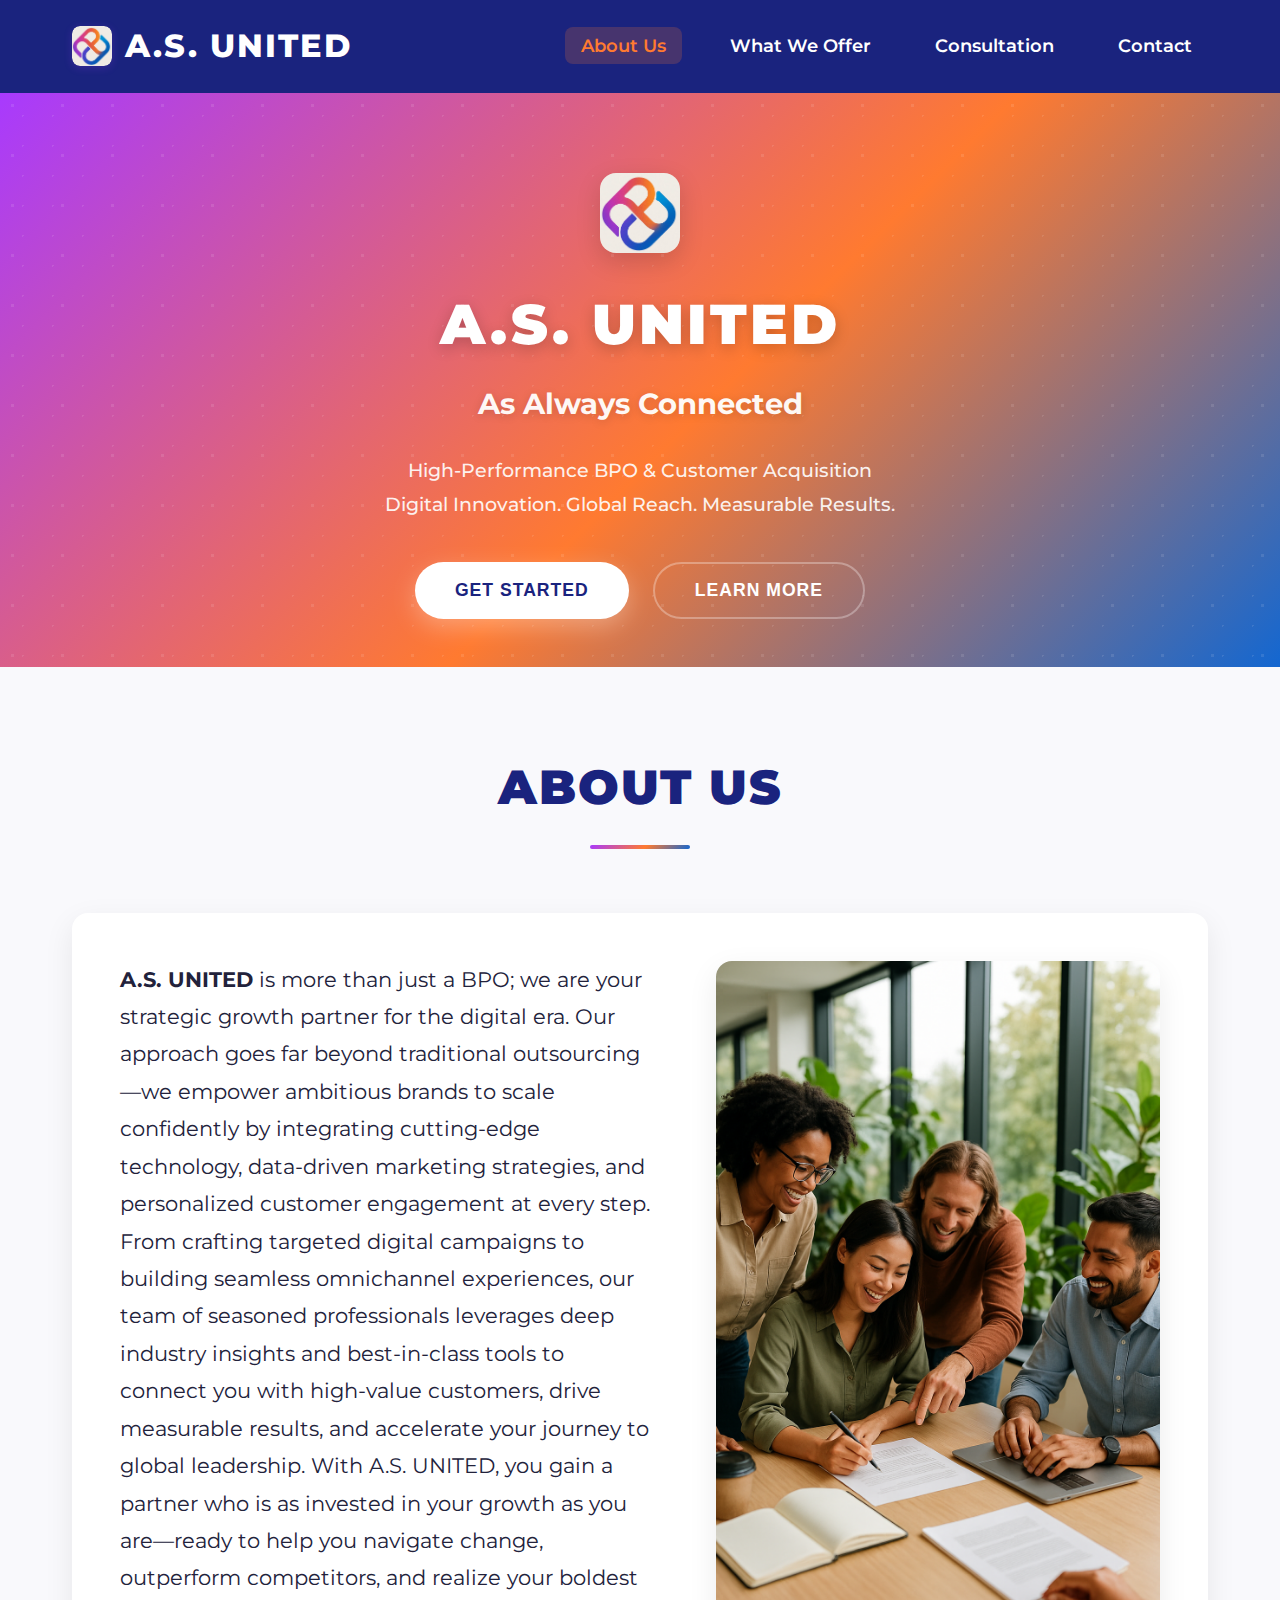
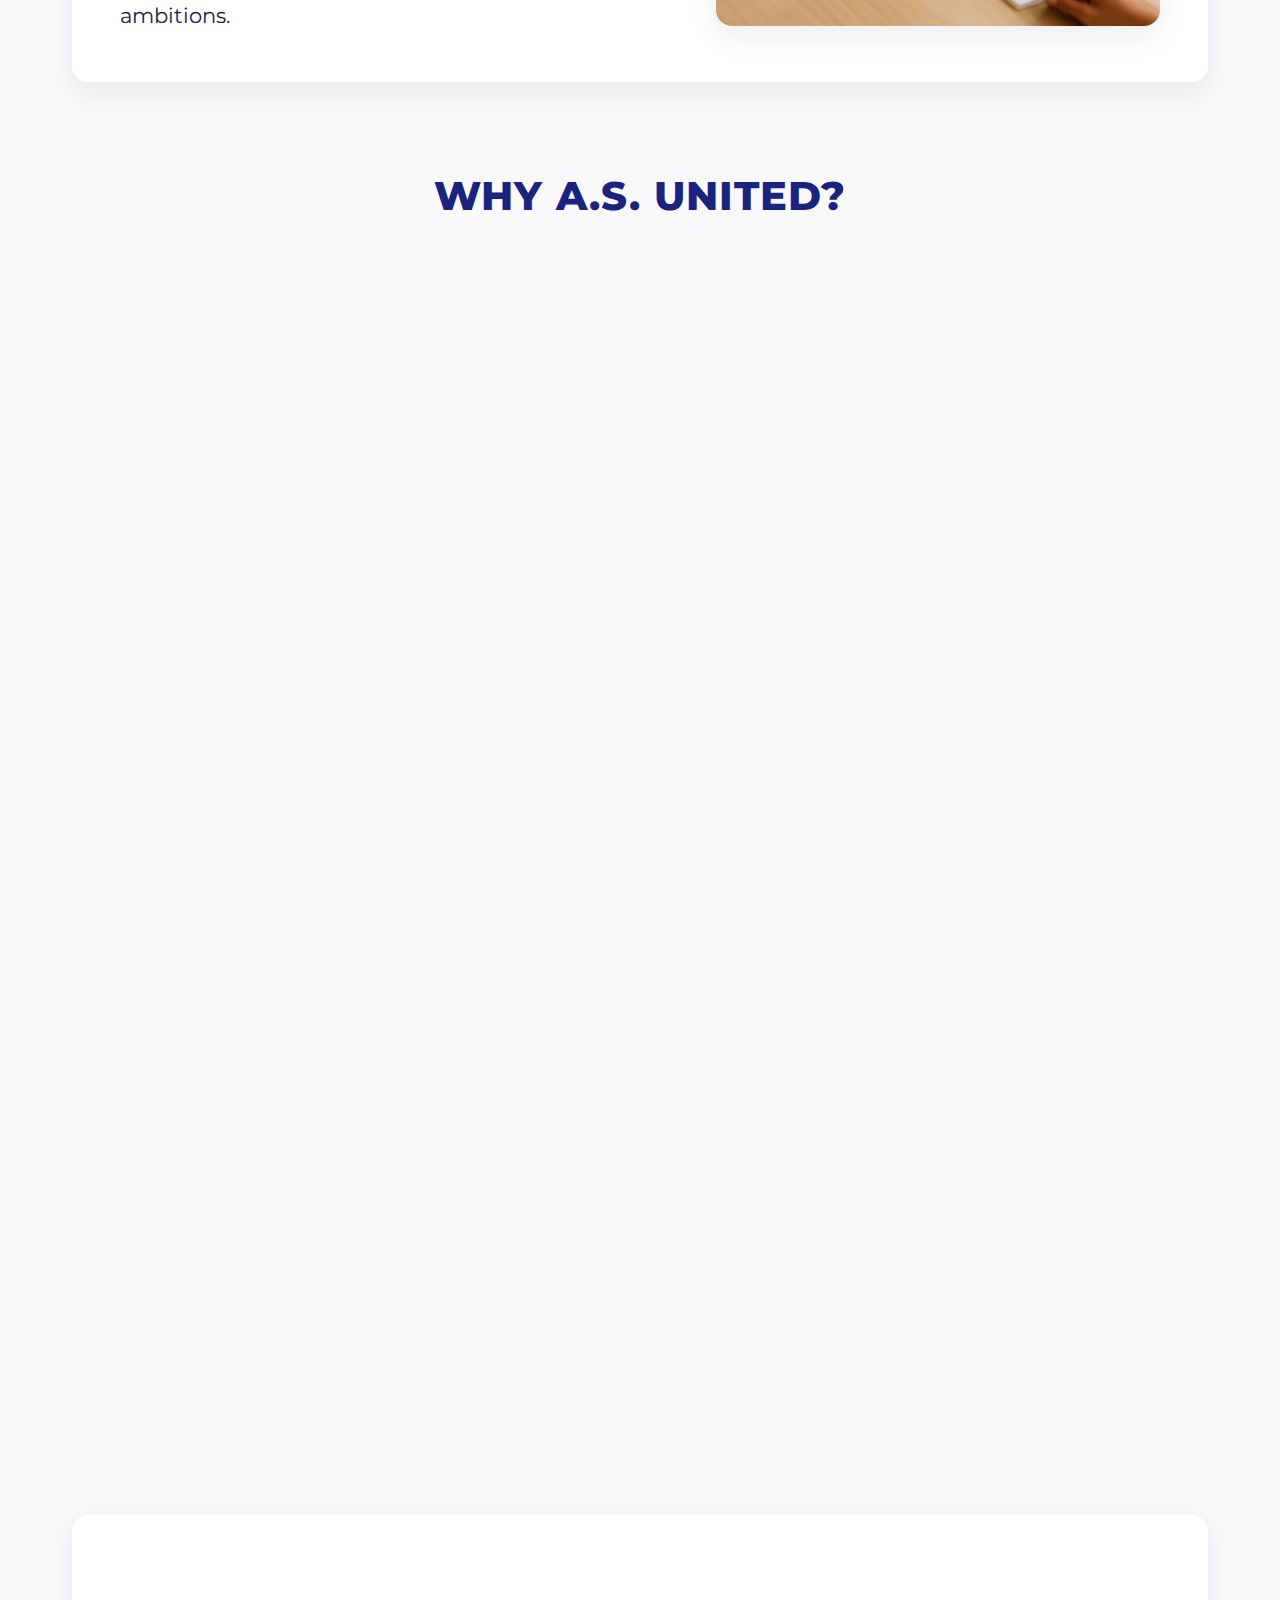
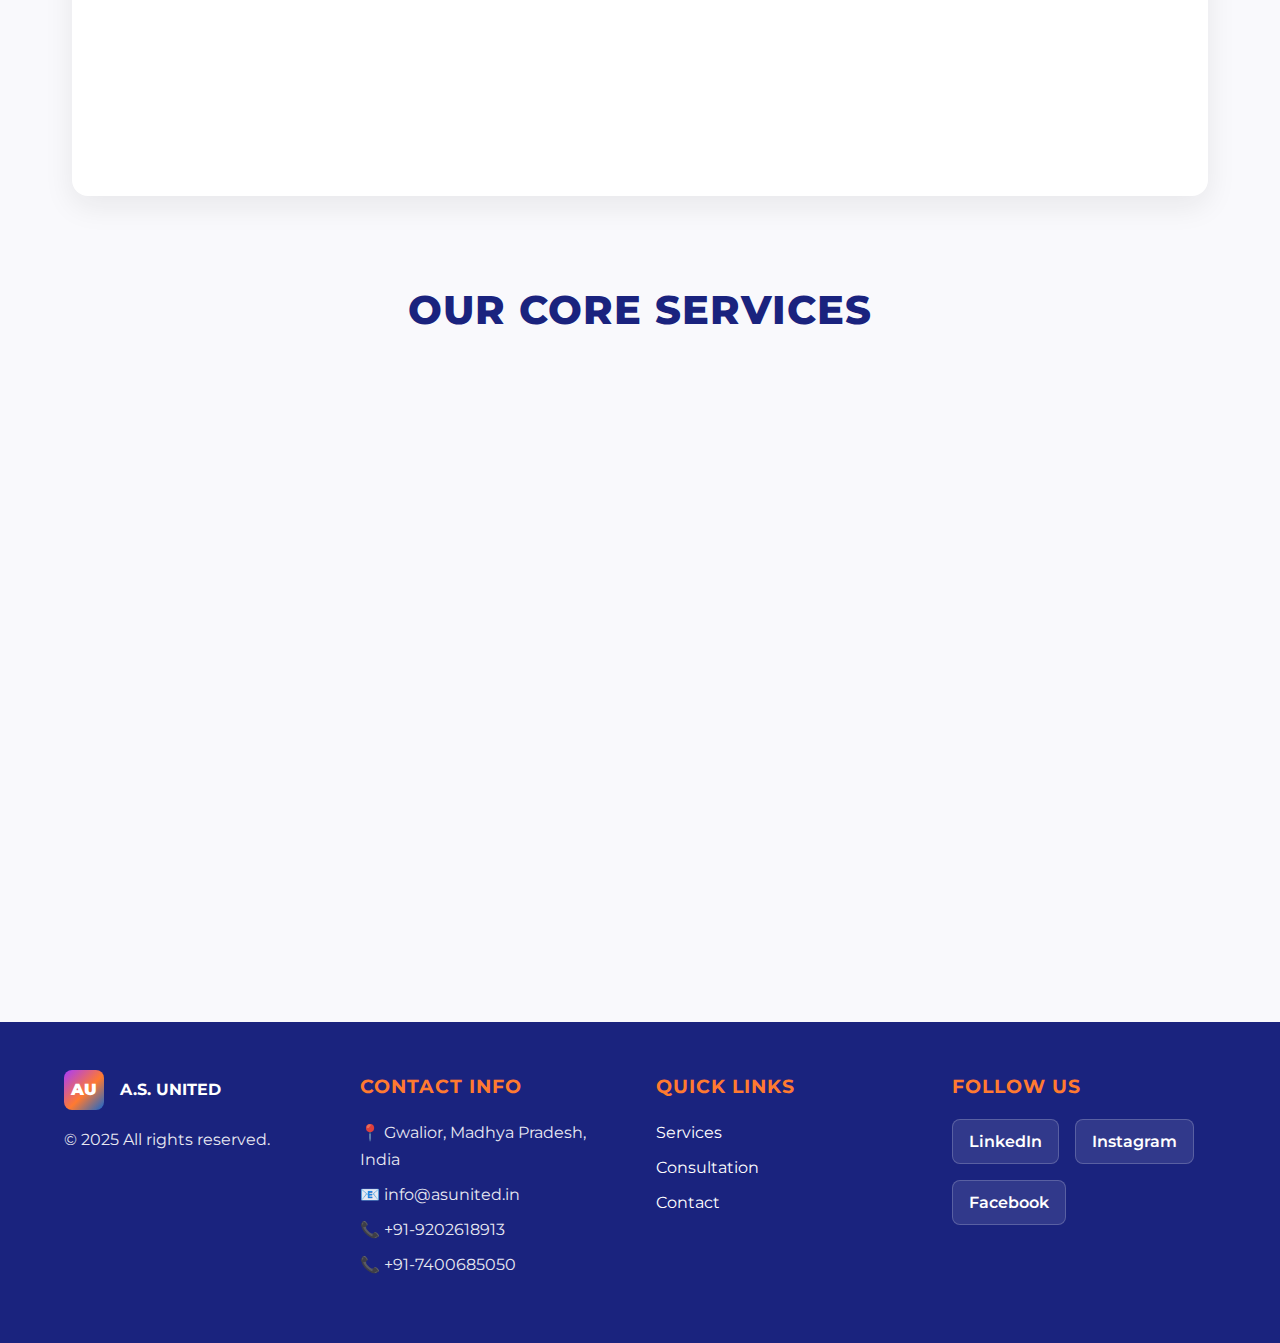
<file: index.html>
<!DOCTYPE html>
<html lang="en">
<head>
  <meta charset="UTF-8" />
  <meta name="viewport" content="width=device-width, initial-scale=1.0" />
  <meta name="description" content="A.S. UNITED - High-Performance BPO & Customer Acquisition. Digital Innovation, Global Reach, Measurable Results." />
  <meta name="keywords" content="BPO, Customer Acquisition, Digital Marketing, Business Process Outsourcing" />
  <meta name="author" content="A.S. UNITED" />
  
  <!-- Open Graph Meta Tags -->
  <meta property="og:title" content="A.S. UNITED – As Always Connected" />
  <meta property="og:description" content="High-Performance BPO & Customer Acquisition with Digital Innovation and Global Reach" />
  <meta property="og:type" content="website" />
  
  <title>A.S. UNITED – As Always Connected</title>
  <link rel="stylesheet" href="style.css" />
  <link href="https://fonts.googleapis.com/css2?family=Montserrat:wght@400;500;600;700;800;900&display=swap" rel="stylesheet">
  
  <!-- Preload critical resources -->
  <link rel="preload" href="https://fonts.googleapis.com/css2?family=Montserrat:wght@400;500;600;700;800;900&display=swap" as="style">
  
  <!-- Canonical URL -->
  <link rel="canonical" href="https://asunited.in/" />
  
  <!-- Open Graph Image -->
  <meta property="og:image" content="https://asunited.in/images/AS-TechLogo.png" />
  <meta property="og:url" content="https://asunited.in/" />
  
  <!-- Structured Data -->
  <script type="application/ld+json">
  {
    "@context": "https://schema.org",
    "@type": "Organization",
    "name": "A.S. UNITED",
    "alternateName": "As Always Connected",
    "description": "High-Performance BPO & Customer Acquisition with Digital Innovation, Global Reach, and Measurable Results.",
    "url": "https://asunited.in",
    "logo": "https://asunited.in/images/AS-TechLogo.png",
    "contactPoint": {
      "@type": "ContactPoint",
      "telephone": "+91-9202618913",
      "contactType": "customer service",
      "email": "info@asunited.in"
    },
    "address": {
      "@type": "PostalAddress",
      "addressLocality": "Gwalior",
      "addressRegion": "Madhya Pradesh",
      "addressCountry": "IN"
    },
    "sameAs": [
      "https://www.linkedin.com/company/a-s-united/",
      "https://www.instagram.com/a.s.united_gwalior",
      "https://www.facebook.com/share/16rW3cenoy/"
    ],
    "service": [
      {
        "@type": "Service",
        "name": "BPO Solutions",
        "description": "Comprehensive business process outsourcing tailored to your industry needs"
      },
      {
        "@type": "Service", 
        "name": "Customer Acquisition",
        "description": "Strategic campaigns designed to attract and convert your ideal customers"
      },
      {
        "@type": "Service",
        "name": "Digital Marketing", 
        "description": "Multi-channel digital strategies that drive engagement and measurable growth"
      }
    ]
  }
  </script>
</head>
<body>
  <header>
    <div class="container nav-flex">
      <div class="logo-section">
        <div class="nav-logo-placeholder">
          <img src="images/AS-TechLogo.png" alt="A.S. UNITED Logo" class="nav-logo-img" />
        </div>
        <div class="logo-title">A.S. UNITED</div>
      </div>
      <nav>
        <ul>
          <li><a href="index.html" class="active">About Us</a></li>
          <li><a href="offers.html">What We Offer</a></li>
          <li><a href="consultation.html">Consultation</a></li>
          <li><a href="contact.html">Contact</a></li>
        </ul>
      </nav>
      <div class="mobile-toggle" aria-label="Toggle mobile menu">
        <span></span>
        <span></span>
        <span></span>
      </div>
    </div>
  </header>

  <main>
    <!-- HERO SECTION -->
    <section class="hero">
      <div class="hero-bg-pattern"></div>
      <div class="container hero-content">
        <div class="hero-logo-placeholder">
          <img src="images/AS-TechLogo.png" alt="A.S. UNITED Logo" class="hero-logo-img" />
        </div>
        <h1 class="hero-title">A.S. UNITED</h1>
        <p class="hero-tagline">As Always Connected</p>
        <p class="hero-desc">
          High-Performance BPO &amp; Customer Acquisition<br>
          Digital Innovation. Global Reach. Measurable Results.
        </p>
        <div class="hero-buttons">
          <button class="cta-primary" onclick="window.location.href='consultation.html'">Get Started</button>
          <button class="cta-secondary" onclick="window.location.href='offers.html'">Learn More</button>
        </div>
      </div>
    </section>

    <!-- ABOUT US SECTION -->
    <section class="about-section" id="about-section">
      <div class="container">
        <div class="section-header">
          <h2>About Us</h2>
          <div class="section-divider"></div>
        </div>
        
        <div class="about-intro">
          <div class="about-text">
            <p class="lead-text">
              <strong>A.S. UNITED</strong> is more than just a BPO; we are your strategic growth partner for the digital era. Our approach goes far beyond traditional outsourcing—we empower ambitious brands to scale confidently by integrating cutting-edge technology, data-driven marketing strategies, and personalized customer engagement at every step. From crafting targeted digital campaigns to building seamless omnichannel experiences, our team of seasoned professionals leverages deep industry insights and best-in-class tools to connect you with high-value customers, drive measurable results, and accelerate your journey to global leadership. With A.S. UNITED, you gain a partner who is as invested in your growth as you are—ready to help you navigate change, outperform competitors, and realize your boldest ambitions.
            </p>
          </div>
          <div class="about-image-placeholder">
            <img src="images/as-team.png" alt="A.S. UNITED Team" class="about-img" />
          </div>
        </div>

        <div class="why-section">
          <h3 class="why-title">Why A.S. UNITED?</h3>
          <div class="features-grid">
            
            <div class="feature-card">
              <div class="feature-icon-placeholder">
                <img src="images/growing-global-network.png" alt="Always Connected" class="feature-icon" />
              </div>
              <h4>Always Connected</h4>
              <p>Our people, platforms, and processes keep us in sync with client goals—24/7, globally.</p>
            </div>

            <div class="feature-card">
              <div class="feature-icon-placeholder">
                <img src="images/performance-obsessed.png" alt="Performance Focused" class="feature-icon" />
              </div>
              <h4>Performance-Obsessed</h4>
              <p>We work on a results-only basis. When you win, we win.</p>
            </div>

            <div class="feature-card">
              <div class="feature-icon-placeholder">
                <img src="images/innovation-led.png" alt="Innovation" class="feature-icon" />
              </div>
              <h4>Innovation-Led</h4>
              <p>Our digital strategies, multi-channel outreach, and data science help brands find, engage, and convert the right audience.</p>
            </div>

            <div class="feature-card">
              <div class="feature-icon-placeholder">
                <img src="images/unity-in-diversity.png" alt="Diverse Team" class="feature-icon" />
              </div>
              <h4>Diverse Talent</h4>
              <p>Our team includes marketing strategists, technologists, customer success specialists, and innovators from around the world.</p>
            </div>

            <div class="feature-card">
              <div class="feature-icon-placeholder">
                <img src="images/empathetic-handshake.png" alt="Human Touch" class="feature-icon" />
              </div>
              <h4>Human Touch</h4>
              <p>We believe the best connections are built on trust, reliability, and a WOW-worthy customer experience—every time.</p>
            </div>

            <div class="feature-card">
              <div class="feature-icon-placeholder">
                <img src="images/globally-connected.png" alt="Global Reach" class="feature-icon" />
              </div>
              <h4>Global Reach</h4>
              <p>If you're ready to grow smarter, faster, and further, A.S. UNITED is your ally for the future.</p>
            </div>

          </div>
        </div>

        <!-- Stats Section -->
        <div class="stats-section">
          <div class="stats-grid">
            <div class="stat-card">
              <div class="stat-number">500+</div>
              <div class="stat-label">Happy Clients</div>
            </div>
            <div class="stat-card">
              <div class="stat-number">50+</div>
              <div class="stat-label">Countries Served</div>
            </div>
            <div class="stat-card">
              <div class="stat-number">98%</div>
              <div class="stat-label">Success Rate</div>
            </div>
            <div class="stat-card">
              <div class="stat-number">24/7</div>
              <div class="stat-label">Support Available</div>
            </div>
          </div>
        </div>

        <!-- Services Preview -->
        <div class="services-preview" id="services-preview">
          <h3 class="services-title">Our Core Services</h3>
          <div class="services-grid">
            
            <div class="service-card">
              <div class="service-image-placeholder">
                <img src="images/BPO-Solutios.png" alt="BPO Services" class="service-img" />
              </div>
              <div class="service-content">
                <h4>BPO Solutions</h4>
                <p>Comprehensive business process outsourcing tailored to your industry needs.</p>
                <a href="offers.html" class="service-link">Learn More →</a>
              </div>
            </div>

            <div class="service-card">
              <div class="service-image-placeholder">
                <img src="images/customer-acquisition.png" alt="Customer Acquisition" class="service-img" />
              </div>
              <div class="service-content">
                <h4>Customer Acquisition</h4>
                <p>Strategic campaigns designed to attract and convert your ideal customers.</p>
                <a href="offers.html" class="service-link">Learn More →</a>
              </div>
            </div>

            <div class="service-card">
              <div class="service-image-placeholder">
                <img src="images/digital-marketing.png" alt="Digital Marketing" class="service-img" />
              </div>
              <div class="service-content">
                <h4>Digital Marketing</h4>
                <p>Multi-channel digital strategies that drive engagement and measurable growth.</p>
                <a href="offers.html" class="service-link">Learn More →</a>
              </div>
            </div>

          </div>
        </div>
      </div>
    </section>
  </main>

  <footer>
    <div class="footer-inner">
      <div class="footer-content">
        <div class="footer-col">
          <div class="footer-logo">
            <div class="footer-logo-placeholder">AU</div>
            <strong>A.S. UNITED</strong>
          </div>
          <p>&copy; 2025 All rights reserved.</p>
        </div>
        <div class="footer-col">
          <h4>Contact Info</h4>
          <p>📍 Gwalior, Madhya Pradesh, India</p>
          <p>📧 <a href="mailto:info@asunited.in">info@asunited.in</a></p>
          <p>📞 <a href="tel:+919202618913">+91-9202618913</a></p>
          <p>📞 <a href="tel:+917400685050">+91-7400685050</a></p>  
        </div>
        <div class="footer-col">
          <h4>Quick Links</h4>
          <ul>
            <li><a href="offers.html">Services</a></li>
            <li><a href="consultation.html">Consultation</a></li>
            <li><a href="contact.html">Contact</a></li>
          </ul>
        </div>
        <div class="footer-col">
          <h4>Follow Us</h4>
          <div class="social-links">
            <a href="https://www.linkedin.com/company/a-s-united/" class="social-link" aria-label="LinkedIn" target="_blank" rel="noopener noreferrer">LinkedIn</a>
             <a href="https://www.instagram.com/a.s.united_gwalior?igsh=MTZuYTN0NDYwOHBleQ%3D%3D" class="social-link" aria-label="Instagram" target="_blank" rel="noopener noreferrer">Instagram</a>
             <a href="https://www.facebook.com/share/16rW3cenoy/?mibextid=wwXIfr" class="social-link" aria-label="Facebook" target="_blank" rel="noopener noreferrer">Facebook</a>
          </div>
        </div>
      </div>
    </div>
  </footer>

  <script>
    // Mobile menu toggle
    document.addEventListener('DOMContentLoaded', function() {
      const mobileToggle = document.querySelector('.mobile-toggle');
      const nav = document.querySelector('nav');
      
      if (mobileToggle) {
        mobileToggle.addEventListener('click', function() {
          nav.classList.toggle('active');
          mobileToggle.classList.toggle('active');
        });

        // Close mobile menu when clicking on a link
        const navLinks = document.querySelectorAll('nav a');
        navLinks.forEach(link => {
          link.addEventListener('click', function() {
            nav.classList.remove('active');
            mobileToggle.classList.remove('active');
          });
        });

        // Close mobile menu when clicking outside
        document.addEventListener('click', function(e) {
          if (!nav.contains(e.target) && !mobileToggle.contains(e.target)) {
            nav.classList.remove('active');
            mobileToggle.classList.remove('active');
          }
        });
      }

      // Smooth scroll animation for cards
      const observerOptions = {
        threshold: 0.1,
        rootMargin: '0px 0px -50px 0px'
      };

      const observer = new IntersectionObserver(function(entries) {
        entries.forEach(entry => {
          if (entry.isIntersecting) {
            entry.target.classList.add('animate');
          }
        });
      }, observerOptions);

      // Observe all cards
      document.querySelectorAll('.feature-card, .service-card, .stat-card').forEach(card => {
        observer.observe(card);
      });

      // Add loading states for images (if you add real images later)
      const images = document.querySelectorAll('img');
      images.forEach(img => {
        img.addEventListener('load', function() {
          this.style.opacity = '1';
        });
        img.addEventListener('error', function() {
          console.warn('Image failed to load:', this.src);
        });
      });
    });

    // Utility function for smooth scrolling
    function scrollToSection(sectionId) {
      const section = document.getElementById(sectionId);
      if (section) {
        section.scrollIntoView({
          behavior: 'smooth',
          block: 'start'
        });
      }
    }

    // Add scroll-to-top functionality
    window.addEventListener('scroll', function() {
      const scrollTop = window.pageYOffset || document.documentElement.scrollTop;
      
      if (scrollTop > 300) {
        if (!document.querySelector('.scroll-to-top')) {
          const scrollButton = document.createElement('button');
          scrollButton.className = 'scroll-to-top';
          scrollButton.innerHTML = '↑';
          scrollButton.style.cssText = `
            position: fixed;
            bottom: 20px;
            right: 20px;
            width: 50px;
            height: 50px;
            background: var(--gradient);
            color: white;
            border: none;
            border-radius: 50%;
            font-size: 1.5rem;
            font-weight: 700;
            cursor: pointer;
            box-shadow: var(--shadow);
            z-index: 1000;
            transition: all 0.3s ease;
          `;
          
          scrollButton.addEventListener('click', function() {
            window.scrollTo({
              top: 0,
              behavior: 'smooth'
            });
          });
          
          document.body.appendChild(scrollButton);
        }
      } else {
        const scrollButton = document.querySelector('.scroll-to-top');
        if (scrollButton) {
          scrollButton.remove();
        }
      }
    });

    // Performance optimization: Lazy load elements
    if ('IntersectionObserver' in window) {
      const lazyElements = document.querySelectorAll('[data-lazy]');
      const lazyObserver = new IntersectionObserver(function(entries) {
        entries.forEach(entry => {
          if (entry.isIntersecting) {
            const element = entry.target;
            element.src = element.dataset.lazy;
            element.removeAttribute('data-lazy');
            lazyObserver.unobserve(element);
          }
        });
      });

      lazyElements.forEach(element => {
        lazyObserver.observe(element);
      });
    }
  </script>
</body>
</html>
</file>
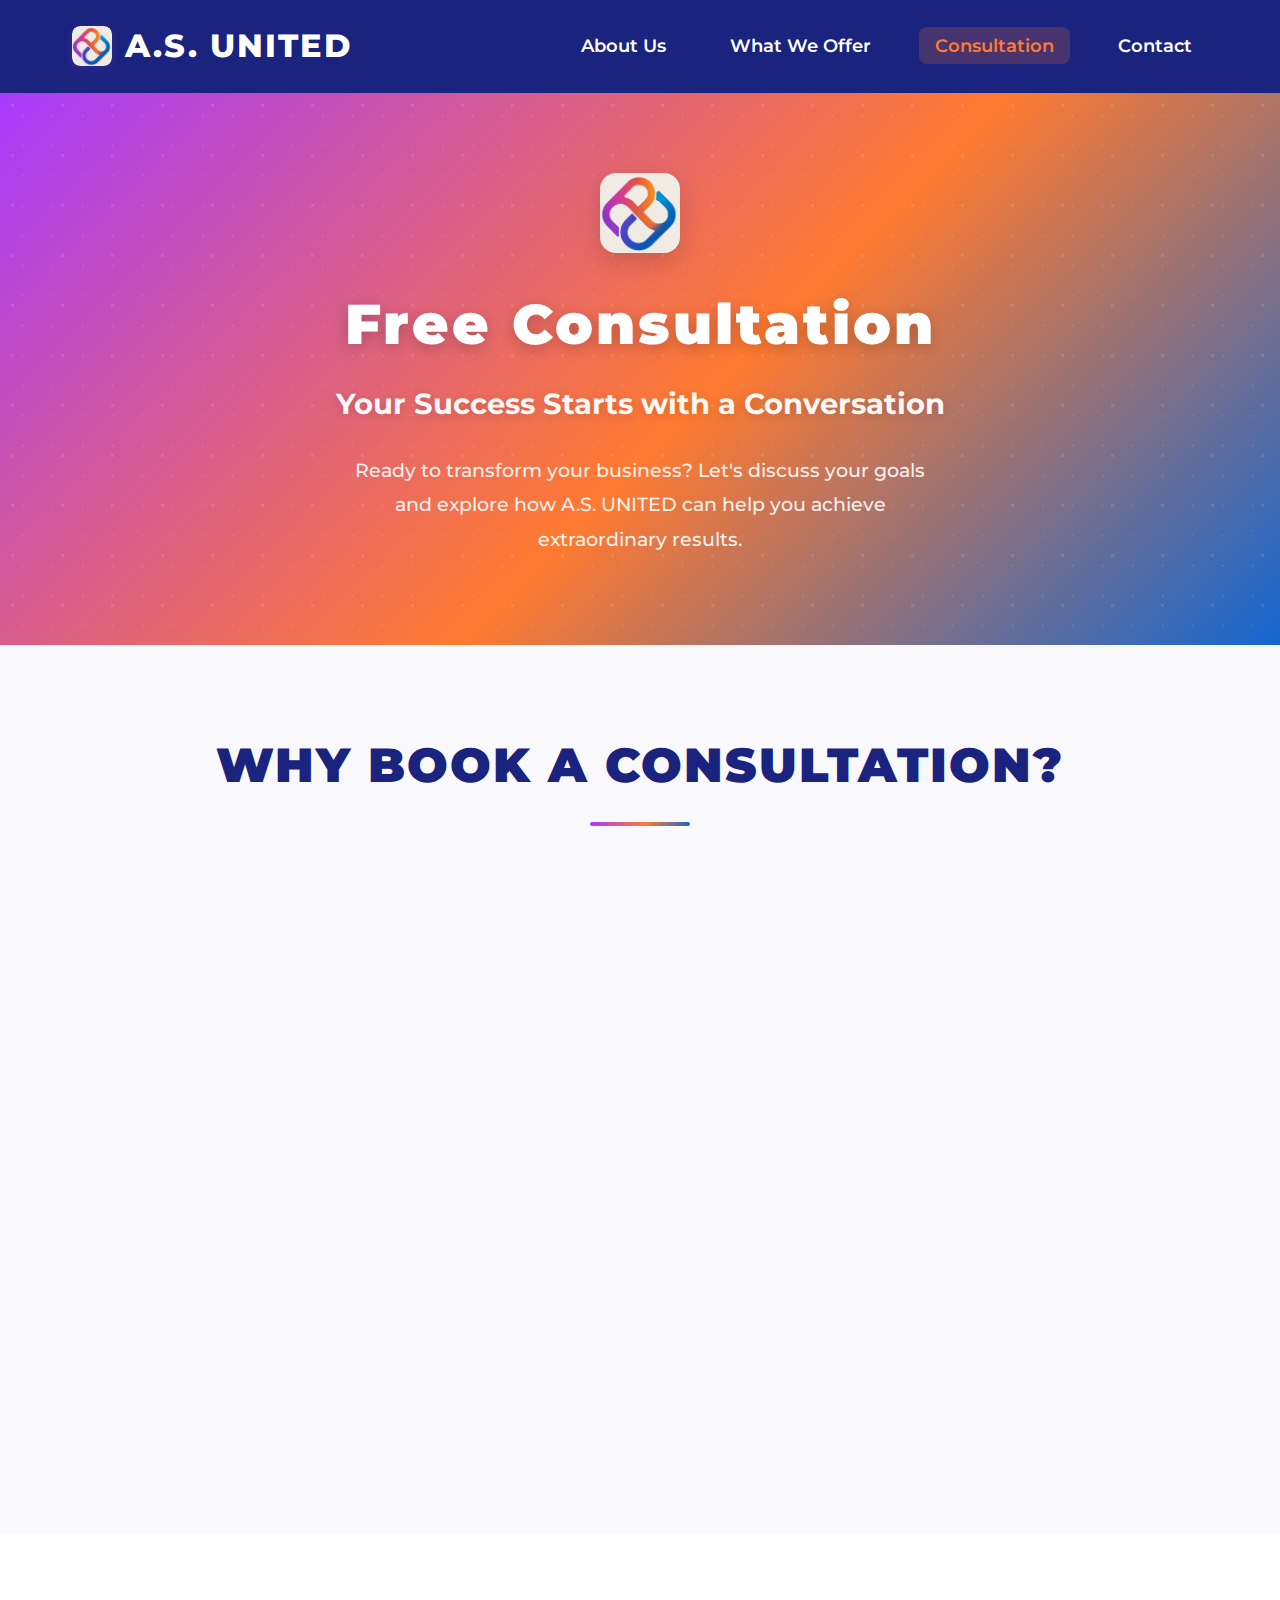
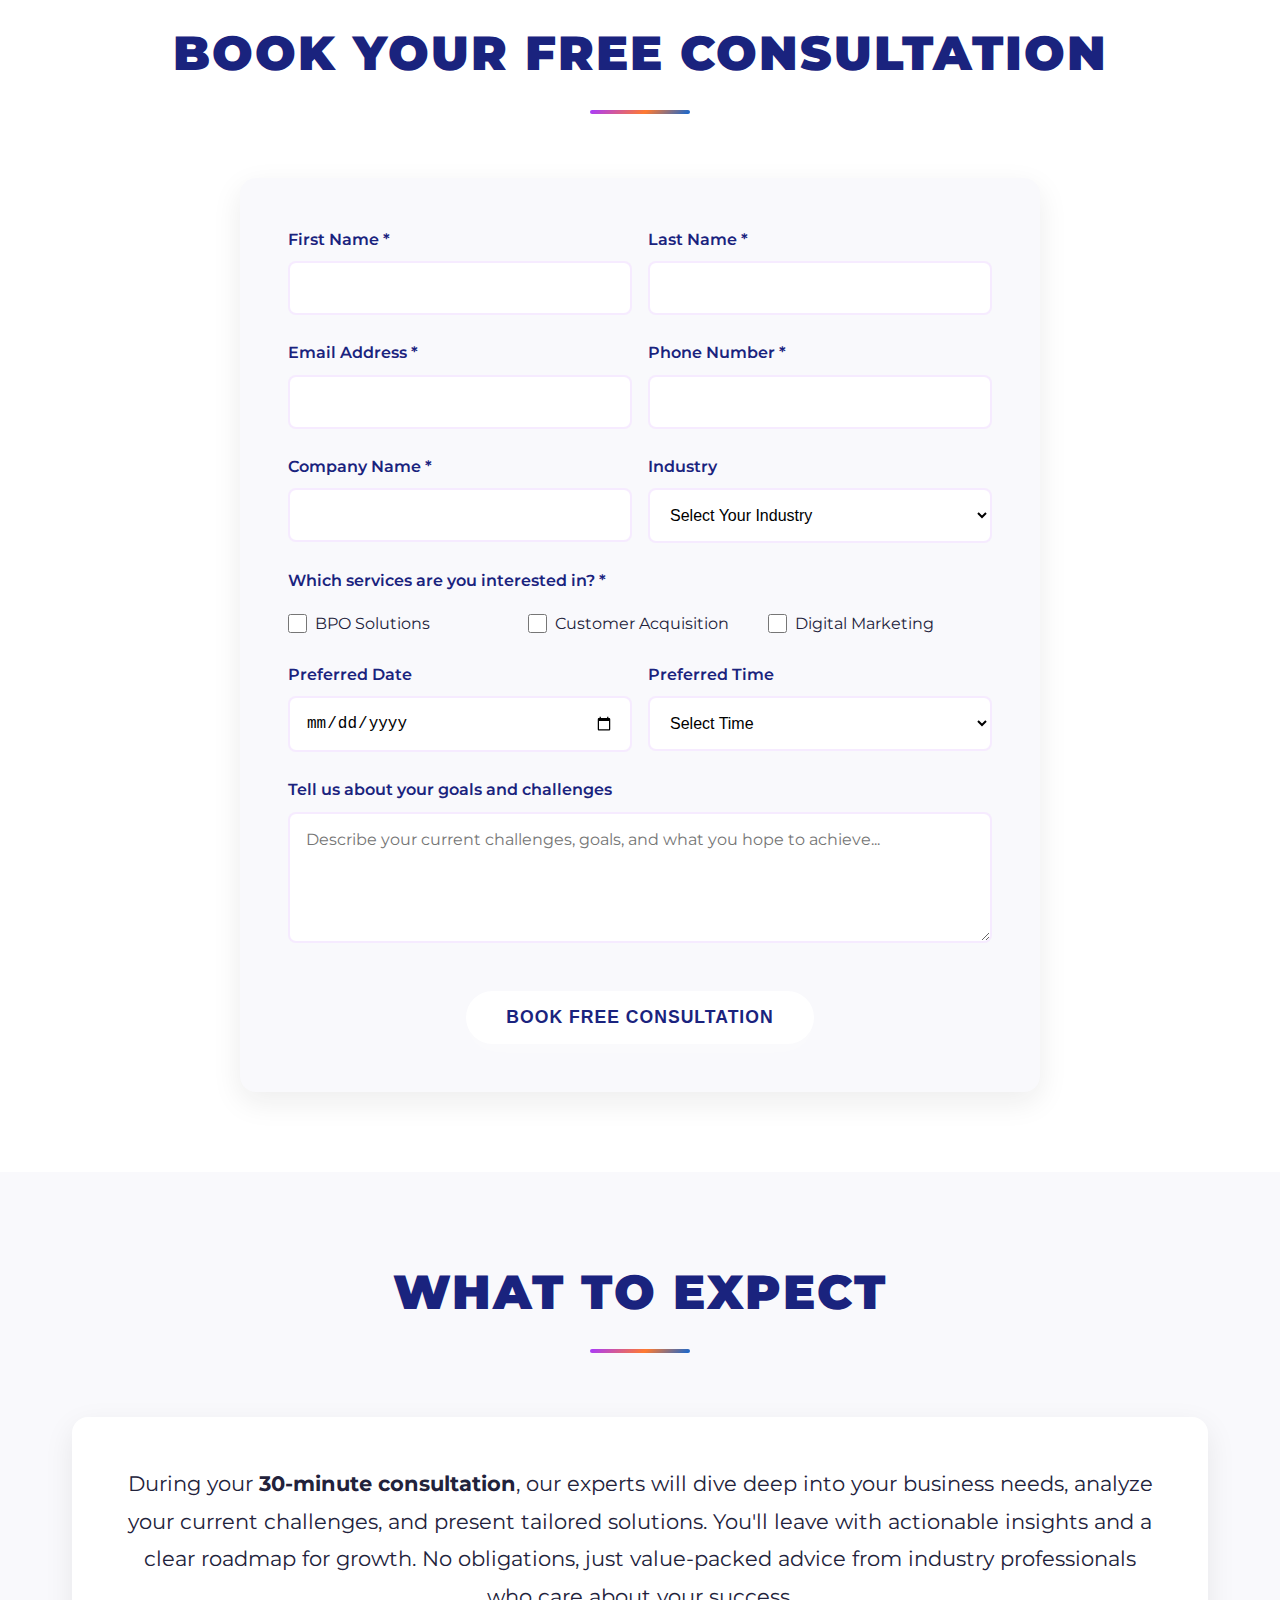
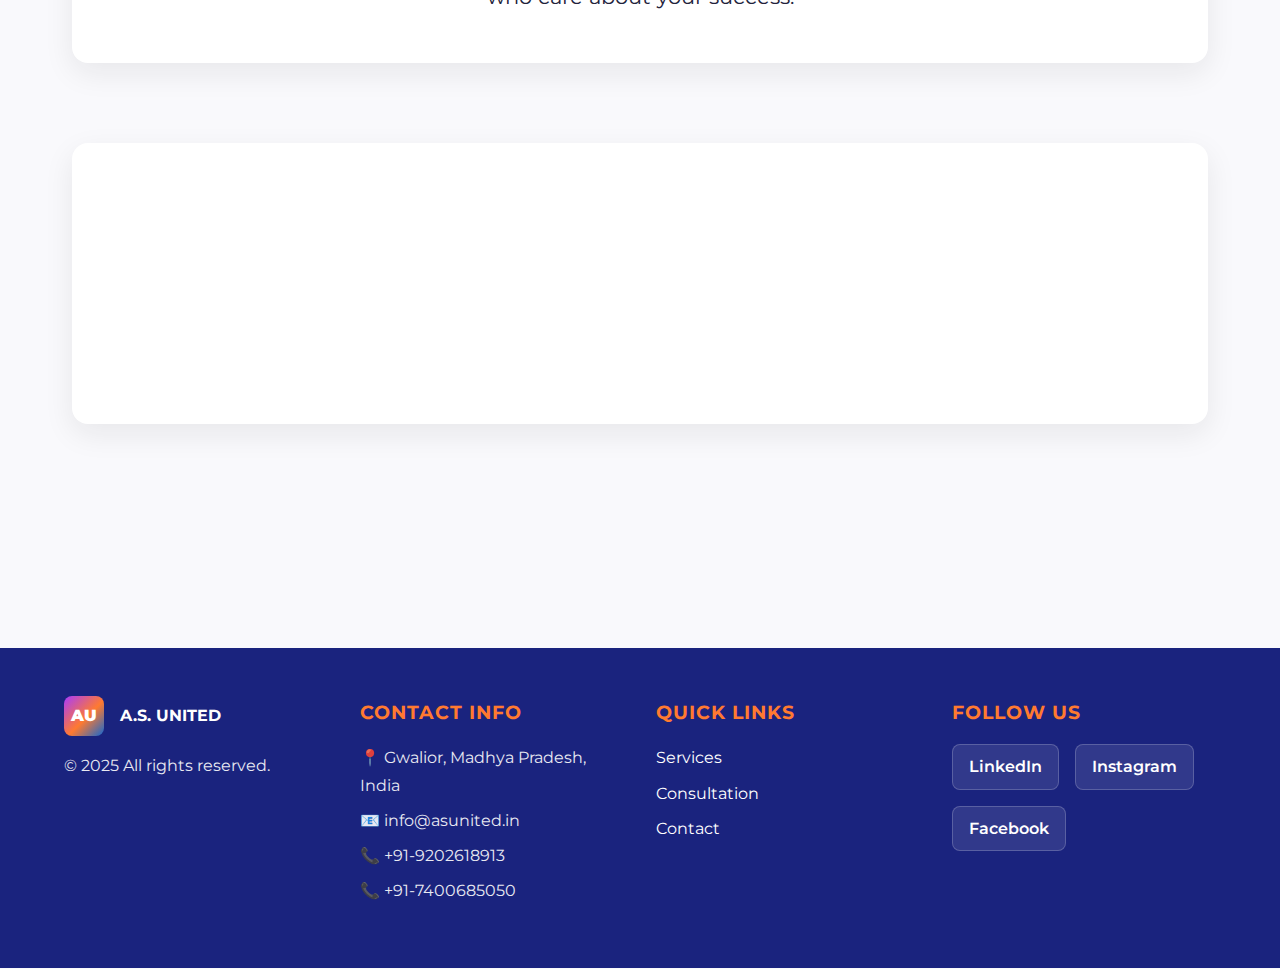
<file: consultation.html>
<!DOCTYPE html>
<html lang="en">
<head>
  <meta charset="UTF-8" />
  <meta name="viewport" content="width=device-width, initial-scale=1.0" />
  <title>Free Consultation | A.S. UNITED</title>
  <link rel="stylesheet" href="style.css" />
  <link href="https://fonts.googleapis.com/css2?family=Montserrat:wght@400;500;600;700;800;900&display=swap" rel="stylesheet">
  <meta name="description" content="Get a free consultation with A.S. UNITED. Discover how our BPO, Customer Acquisition, and Digital Marketing solutions can transform your business." />
  
  <!-- Canonical URL -->
  <link rel="canonical" href="https://asunited.in/consultation.html" />
  
  <!-- Open Graph Meta Tags -->
  <meta property="og:title" content="Free Consultation | A.S. UNITED" />
  <meta property="og:description" content="Get a free consultation with A.S. UNITED. Discover how our BPO, Customer Acquisition, and Digital Marketing solutions can transform your business." />
  <meta property="og:type" content="website" />
  <meta property="og:image" content="https://asunited.in/images/AS-TechLogo.png" />
  <meta property="og:url" content="https://asunited.in/consultation.html" />
  
  <!-- Structured Data -->
  <script type="application/ld+json">
  {
    "@context": "https://schema.org",
    "@type": "WebPage",
    "name": "Free Consultation | A.S. UNITED",
    "description": "Get a free consultation with A.S. UNITED. Discover how our BPO, Customer Acquisition, and Digital Marketing solutions can transform your business.",
    "url": "https://asunited.in/consultation.html",
    "about": {
      "@type": "Organization",
      "name": "A.S. UNITED"
    }
  }
  </script>
</head>
<body>
  <!-- Header -->
  <header>
    <div class="container nav-flex">
      <div class="logo-section">
        <div class="nav-logo-placeholder">
          <img src="images/AS-TechLogo.png" alt="A.S. UNITED Logo" class="nav-logo-img" />
        </div>
        <div class="logo-title">A.S. UNITED</div>
      </div>
      <nav>
        <ul>
          <li><a href="index.html">About Us</a></li>
          <li><a href="offers.html">What We Offer</a></li>
          <li><a href="consultation.html" class="active">Consultation</a></li>
          <li><a href="contact.html">Contact</a></li>
        </ul>
      </nav>
      <div class="mobile-toggle" aria-label="Toggle mobile menu">
        <span></span>
        <span></span>
        <span></span>
      </div>
    </div>
  </header>

  <main>
    <!-- HERO SECTION -->
    <section class="hero">
      <div class="hero-bg-pattern"></div>
      <div class="container hero-content">
        <div class="hero-logo-placeholder">
          <img src="images/AS-TechLogo.png" alt="A.S. UNITED Logo" class="hero-logo-img" />
        </div>
        <h1 class="hero-title">Free Consultation</h1>
        <p class="hero-tagline">Your Success Starts with a Conversation</p>
        <p class="hero-desc">
          Ready to transform your business? Let's discuss your goals and explore how A.S. UNITED can help you achieve extraordinary results.
        </p>
      </div>
    </section>

    <!-- CONSULTATION BENEFITS -->
    <section class="about-section">
      <div class="container">
        <div class="section-header">
          <h2>Why Book a Consultation?</h2>
          <div class="section-divider"></div>
        </div>
        
        <div class="features-grid">
          <div class="feature-card">
            <div class="feature-icon-placeholder">
              <img src="images/strategic-analysis.png" alt="Strategic Analysis" class="feature-icon" />
            </div>
            <h4>Strategic Analysis</h4>
            <p>We'll analyze your current business challenges and identify growth opportunities tailored to your industry.</p>
          </div>

          <div class="feature-card">
            <div class="feature-icon-placeholder">
              <img src="images/custom-solutions.png" alt="Custom Solutions" class="feature-icon" />
            </div>
            <h4>Custom Solutions</h4>
            <p>Get personalized recommendations on how our BPO, Customer Acquisition, and Digital Marketing services can benefit you.</p>
          </div>

          <div class="feature-card">
            <div class="feature-icon-placeholder">
              <img src="images/Expert-Insight.png" alt="Expert Insights" class="feature-icon" />
            </div>
            <h4>Expert Insights</h4>
            <p>Gain valuable insights from our team of seasoned professionals who understand your market and competition.</p>
          </div>
        </div>
      </div>
    </section>

    <!-- CONSULTATION BOOKING FORM -->
    <section class="about-section" style="background: var(--card-bg);">
      <div class="container">
        <div class="section-header">
          <h2>Book Your Free Consultation</h2>
          <div class="section-divider"></div>
        </div>
        
        <div style="max-width: 800px; margin: 0 auto;">
          <div style="background: var(--background); padding: clamp(2rem, 5vw, 3rem); border-radius: var(--border-radius); box-shadow: var(--shadow);">
            <!-- Netlify Form -->
            <form name="consultation" method="POST" action="consultation-handler.php" id="consultationForm" style="display: grid; gap: 1.5rem;">
              
              <!-- Personal Information -->
              <div style="display: grid; grid-template-columns: 1fr 1fr; gap: 1rem;">
                <div>
                  <label for="firstName" style="display: block; margin-bottom: 0.5rem; font-weight: 600; color: var(--deep-blue);">First Name *</label>
                  <input type="text" id="firstName" name="firstName" required 
                         style="width: 100%; padding: 1rem; border: 2px solid rgba(168, 58, 254, 0.1); border-radius: 8px; font-size: 1rem; transition: border-color 0.3s ease;"
                         onfocus="this.style.borderColor='var(--logo-pink)'" onblur="this.style.borderColor='rgba(168, 58, 254, 0.1)'">
                </div>
                <div>
                  <label for="lastName" style="display: block; margin-bottom: 0.5rem; font-weight: 600; color: var(--deep-blue);">Last Name *</label>
                  <input type="text" id="lastName" name="lastName" required 
                         style="width: 100%; padding: 1rem; border: 2px solid rgba(168, 58, 254, 0.1); border-radius: 8px; font-size: 1rem; transition: border-color 0.3s ease;"
                         onfocus="this.style.borderColor='var(--logo-pink)'" onblur="this.style.borderColor='rgba(168, 58, 254, 0.1)'">
                </div>
              </div>

              <!-- Contact Information -->
              <div style="display: grid; grid-template-columns: 1fr 1fr; gap: 1rem;">
                <div>
                  <label for="email" style="display: block; margin-bottom: 0.5rem; font-weight: 600; color: var(--deep-blue);">Email Address *</label>
                  <input type="email" id="email" name="email" required 
                         style="width: 100%; padding: 1rem; border: 2px solid rgba(168, 58, 254, 0.1); border-radius: 8px; font-size: 1rem; transition: border-color 0.3s ease;"
                         onfocus="this.style.borderColor='var(--logo-pink)'" onblur="this.style.borderColor='rgba(168, 58, 254, 0.1)'">
                </div>
                <div>
                  <label for="phone" style="display: block; margin-bottom: 0.5rem; font-weight: 600; color: var(--deep-blue);">Phone Number *</label>
                  <input type="tel" id="phone" name="phone" required 
                         style="width: 100%; padding: 1rem; border: 2px solid rgba(168, 58, 254, 0.1); border-radius: 8px; font-size: 1rem; transition: border-color 0.3s ease;"
                         onfocus="this.style.borderColor='var(--logo-pink)'" onblur="this.style.borderColor='rgba(168, 58, 254, 0.1)'">
                </div>
              </div>

              <!-- Company Information -->
              <div style="display: grid; grid-template-columns: 1fr 1fr; gap: 1rem;">
                <div>
                  <label for="company" style="display: block; margin-bottom: 0.5rem; font-weight: 600; color: var(--deep-blue);">Company Name *</label>
                  <input type="text" id="company" name="company" required 
                         style="width: 100%; padding: 1rem; border: 2px solid rgba(168, 58, 254, 0.1); border-radius: 8px; font-size: 1rem; transition: border-color 0.3s ease;"
                         onfocus="this.style.borderColor='var(--logo-pink)'" onblur="this.style.borderColor='rgba(168, 58, 254, 0.1)'">
                </div>
                <div>
                  <label for="industry" style="display: block; margin-bottom: 0.5rem; font-weight: 600; color: var(--deep-blue);">Industry</label>
                  <select id="industry" name="industry" 
                          style="width: 100%; padding: 1rem; border: 2px solid rgba(168, 58, 254, 0.1); border-radius: 8px; font-size: 1rem; transition: border-color 0.3s ease; background: white;"
                          onfocus="this.style.borderColor='var(--logo-pink)'" onblur="this.style.borderColor='rgba(168, 58, 254, 0.1)'">
                    <option value="">Select Your Industry</option>
                    <option value="technology">Technology</option>
                    <option value="healthcare">Healthcare</option>
                    <option value="finance">Finance</option>
                    <option value="retail">Retail/E-commerce</option>
                    <option value="manufacturing">Manufacturing</option>
                    <option value="real-estate">Real Estate</option>
                    <option value="education">Education</option>
                    <option value="other">Other</option>
                  </select>
                </div>
              </div>

              <!-- Services Interest -->
              <div>
                <label style="display: block; margin-bottom: 1rem; font-weight: 600; color: var(--deep-blue);">Which services are you interested in? *</label>
                <div style="display: grid; grid-template-columns: repeat(auto-fit, minmax(200px, 1fr)); gap: 1rem;">
                  <label style="display: flex; align-items: center; gap: 0.5rem; font-size: 1rem; cursor: pointer;">
                    <input type="checkbox" name="services" value="BPO Solutions" style="width: 1.2rem; height: 1.2rem; accent-color: var(--logo-pink);">
                    BPO Solutions
                  </label>
                  <label style="display: flex; align-items: center; gap: 0.5rem; font-size: 1rem; cursor: pointer;">
                    <input type="checkbox" name="services" value="Customer Acquisition" style="width: 1.2rem; height: 1.2rem; accent-color: var(--logo-pink);">
                    Customer Acquisition
                  </label>
                  <label style="display: flex; align-items: center; gap: 0.5rem; font-size: 1rem; cursor: pointer;">
                    <input type="checkbox" name="services" value="Digital Marketing" style="width: 1.2rem; height: 1.2rem; accent-color: var(--logo-pink);">
                    Digital Marketing
                  </label>
                </div>
              </div>

              <!-- Preferred Time -->
              <div style="display: grid; grid-template-columns: 1fr 1fr; gap: 1rem;">
                <div>
                  <label for="preferredDate" style="display: block; margin-bottom: 0.5rem; font-weight: 600; color: var(--deep-blue);">Preferred Date</label>
                  <input type="date" id="preferredDate" name="preferredDate" 
                         style="width: 100%; padding: 1rem; border: 2px solid rgba(168, 58, 254, 0.1); border-radius: 8px; font-size: 1rem; transition: border-color 0.3s ease;"
                         onfocus="this.style.borderColor='var(--logo-pink)'" onblur="this.style.borderColor='rgba(168, 58, 254, 0.1)'">
                </div>
                <div>
                  <label for="preferredTime" style="display: block; margin-bottom: 0.5rem; font-weight: 600; color: var(--deep-blue);">Preferred Time</label>
                  <select id="preferredTime" name="preferredTime" 
                          style="width: 100%; padding: 1rem; border: 2px solid rgba(168, 58, 254, 0.1); border-radius: 8px; font-size: 1rem; transition: border-color 0.3s ease; background: white;"
                          onfocus="this.style.borderColor='var(--logo-pink)'" onblur="this.style.borderColor='rgba(168, 58, 254, 0.1)'">
                    <option value="">Select Time</option>
                    <option value="Morning (9 AM - 12 PM)">Morning (9 AM - 12 PM)</option>
                    <option value="Afternoon (12 PM - 4 PM)">Afternoon (12 PM - 4 PM)</option>
                    <option value="Evening (4 PM - 7 PM)">Evening (4 PM - 7 PM)</option>
                  </select>
                </div>
              </div>

              <!-- Message -->
              <div>
                <label for="message" style="display: block; margin-bottom: 0.5rem; font-weight: 600; color: var(--deep-blue);">Tell us about your goals and challenges</label>
                <textarea id="message" name="message" rows="5" placeholder="Describe your current challenges, goals, and what you hope to achieve..."
                         style="width: 100%; padding: 1rem; border: 2px solid rgba(168, 58, 254, 0.1); border-radius: 8px; font-size: 1rem; resize: vertical; font-family: inherit; transition: border-color 0.3s ease;"
                         onfocus="this.style.borderColor='var(--logo-pink)'" onblur="this.style.borderColor='rgba(168, 58, 254, 0.1)'"></textarea>
              </div>

              <!-- Submit Button -->
              <button type="submit" class="cta-primary" style="justify-self: center; margin-top: 1rem; min-width: 250px;">
                Book Free Consultation
              </button>
            </form>
          </div>
        </div>
      </div>
    </section>

    <!-- WHAT TO EXPECT -->
    <section class="about-section">
      <div class="container">
        <div class="section-header">
          <h2>What to Expect</h2>
          <div class="section-divider"></div>
        </div>
        
        <div class="about-intro" style="grid-template-columns: 1fr; text-align: center;">
          <div class="about-text">
            <p class="lead-text">
              During your <strong>30-minute consultation</strong>, our experts will dive deep into your business needs, analyze your current challenges, and present tailored solutions. You'll leave with actionable insights and a clear roadmap for growth. No obligations, just value-packed advice from industry professionals who care about your success.
            </p>
          </div>
        </div>

        <div class="stats-section">
          <div class="stats-grid">
            <div class="stat-card">
              <div class="stat-number">30</div>
              <div class="stat-label">Minutes Duration</div>
            </div>
            <div class="stat-card">
              <div class="stat-number">100%</div>
              <div class="stat-label">Free Consultation</div>
            </div>
            <div class="stat-card">
              <div class="stat-number">24hrs</div>
              <div class="stat-label">Response Time</div>
            </div>
            <div class="stat-card">
              <div class="stat-number">Zero</div>
              <div class="stat-label">Obligations</div>
            </div>
          </div>
        </div>
      </div>
    </section>
  </main>

  <!-- Footer -->
  <footer>
    <div class="footer-inner">
      <div class="footer-content">
        <div class="footer-col">
          <div class="footer-logo">
            <div class="footer-logo-placeholder">AU</div>
            <strong>A.S. UNITED</strong>
          </div>
          <p>&copy; 2025 All rights reserved.</p>
        </div>
        <div class="footer-col">
          <h4>Contact Info</h4>
          <p>📍 Gwalior, Madhya Pradesh, India</p>
          <p>📧 <a href="mailto:info@asunited.in">info@asunited.in</a></p>
          <p>📞 <a href="tel:+919202618913">+91-9202618913</a></p>
          <p>📞 <a href="tel:+917400685050">+91-7400685050</a></p>  
        </div>
        <div class="footer-col">
          <h4>Quick Links</h4>
          <ul>
            <li><a href="offers.html">Services</a></li>
            <li><a href="consultation.html">Consultation</a></li>
            <li><a href="contact.html">Contact</a></li>
          </ul>
        </div>
        <div class="footer-col">
          <h4>Follow Us</h4>
          <div class="social-links">
            <a href="https://www.linkedin.com/company/a-s-united/" class="social-link" aria-label="LinkedIn" target="_blank" rel="noopener noreferrer">LinkedIn</a>
             <a href="https://www.instagram.com/a.s.united_gwalior?igsh=MTZuYTN0NDYwOHBleQ%3D%3D" class="social-link" aria-label="Instagram" target="_blank" rel="noopener noreferrer">Instagram</a>
             <a href="https://www.facebook.com/share/16rW3cenoy/?mibextid=wwXIfr" class="social-link" aria-label="Facebook" target="_blank" rel="noopener noreferrer">Facebook</a>
          </div>
        </div>
      </div>
    </div>
  </footer>

  <script>
    // Mobile menu toggle
    document.addEventListener('DOMContentLoaded', function() {
      const mobileToggle = document.querySelector('.mobile-toggle');
      const nav = document.querySelector('nav');
      
      if (mobileToggle) {
        mobileToggle.addEventListener('click', function() {
          nav.classList.toggle('active');
          mobileToggle.classList.toggle('active');
        });

        const navLinks = document.querySelectorAll('nav a');
        navLinks.forEach(link => {
          link.addEventListener('click', function() {
            nav.classList.remove('active');
            mobileToggle.classList.remove('active');
          });
        });

        document.addEventListener('click', function(e) {
          if (!nav.contains(e.target) && !mobileToggle.contains(e.target)) {
            nav.classList.remove('active');
            mobileToggle.classList.remove('active');
          }
        });
      }

      // Animation observer
      const observerOptions = {
        threshold: 0.1,
        rootMargin: '0px 0px -50px 0px'
      };

      const observer = new IntersectionObserver(function(entries) {
        entries.forEach(entry => {
          if (entry.isIntersecting) {
            entry.target.classList.add('animate');
          }
        });
      }, observerOptions);

      document.querySelectorAll('.feature-card, .service-card, .stat-card').forEach(card => {
        observer.observe(card);
      });

      // Set minimum date to today
      const dateInput = document.getElementById('preferredDate');
      if (dateInput) {
        const today = new Date().toISOString().split('T')[0];
        dateInput.setAttribute('min', today);
      }

      // Form validation (enhanced for Netlify)
      const form = document.getElementById('consultationForm');
      form.addEventListener('submit', function(e) {
        // Validate that at least one service is selected
        const services = document.querySelectorAll('input[name="services"]:checked');
        if (services.length === 0) {
          e.preventDefault();
          alert('Please select at least one service you\'re interested in.');
          return false;
        }
        
        // If validation passes, form will submit to Netlify
        // No need to prevent default - let Netlify handle it
      });
    });

    // Scroll to top functionality
    window.addEventListener('scroll', function() {
      const scrollTop = window.pageYOffset || document.documentElement.scrollTop;
      
      if (scrollTop > 300) {
        if (!document.querySelector('.scroll-to-top')) {
          const scrollButton = document.createElement('button');
          scrollButton.className = 'scroll-to-top';
          scrollButton.innerHTML = '↑';
          scrollButton.style.cssText = `
            position: fixed;
            bottom: 20px;
            right: 20px;
            width: 50px;
            height: 50px;
            background: var(--gradient);
            color: white;
            border: none;
            border-radius: 50%;
            font-size: 1.5rem;
            font-weight: 700;
            cursor: pointer;
            box-shadow: var(--shadow);
            z-index: 1000;
            transition: all 0.3s ease;
          `;
          
          scrollButton.addEventListener('click', function() {
            window.scrollTo({
              top: 0,
              behavior: 'smooth'
            });
          });
          
          document.body.appendChild(scrollButton);
        }
      } else {
        const scrollButton = document.querySelector('.scroll-to-top');
        if (scrollButton) {
          scrollButton.remove();
        }
      }
    });
  </script>

  <style>
    /* Responsive adjustments for form */
    @media (max-width: 767px) {
      [style*="grid-template-columns: 1fr 1fr"] {
        grid-template-columns: 1fr !important;
      }
      
      [style*="grid-template-columns: repeat(auto-fit, minmax(200px, 1fr))"] {
        grid-template-columns: 1fr !important;
      }
    }
    
    /* Form input focus animations */
    input:focus, select:focus, textarea:focus {
      transform: translateY(-2px);
      box-shadow: 0 5px 15px rgba(168, 58, 254, 0.2);
    }
  </style>
</body>
</html>
</file>
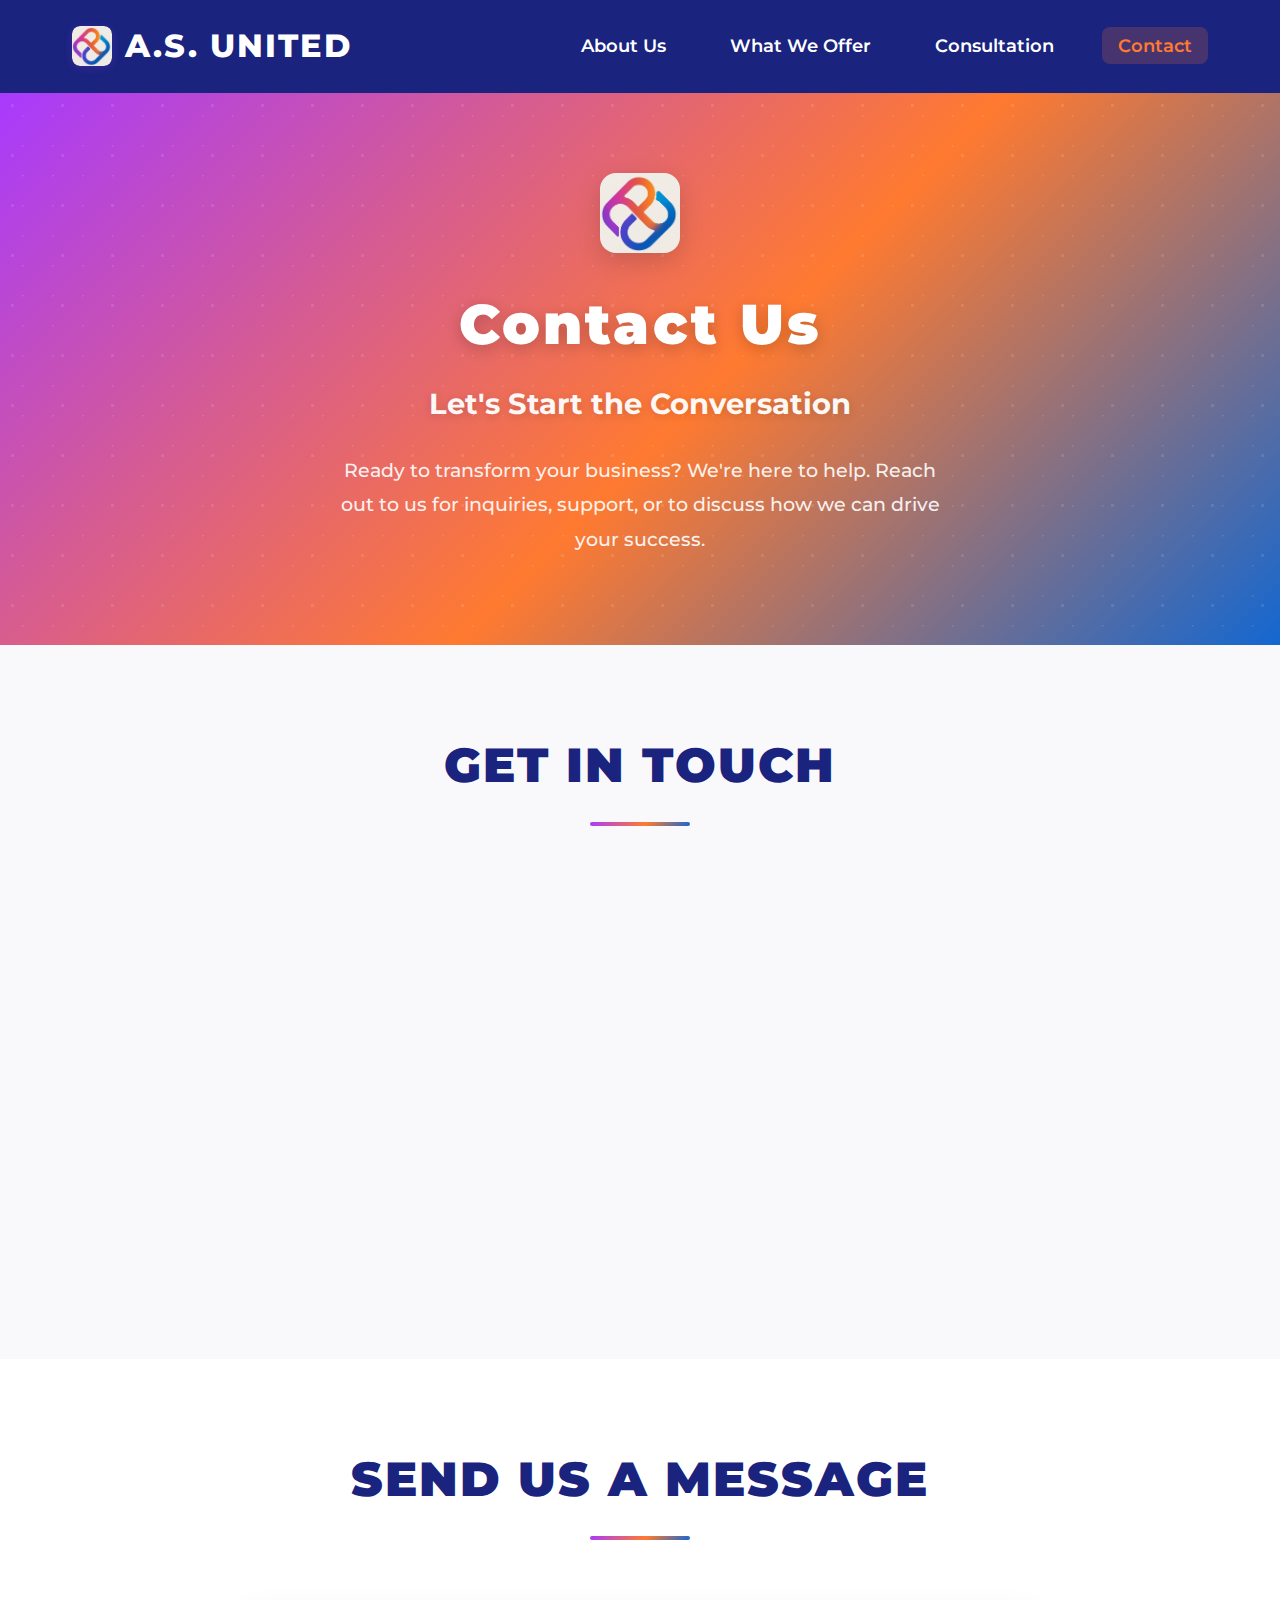
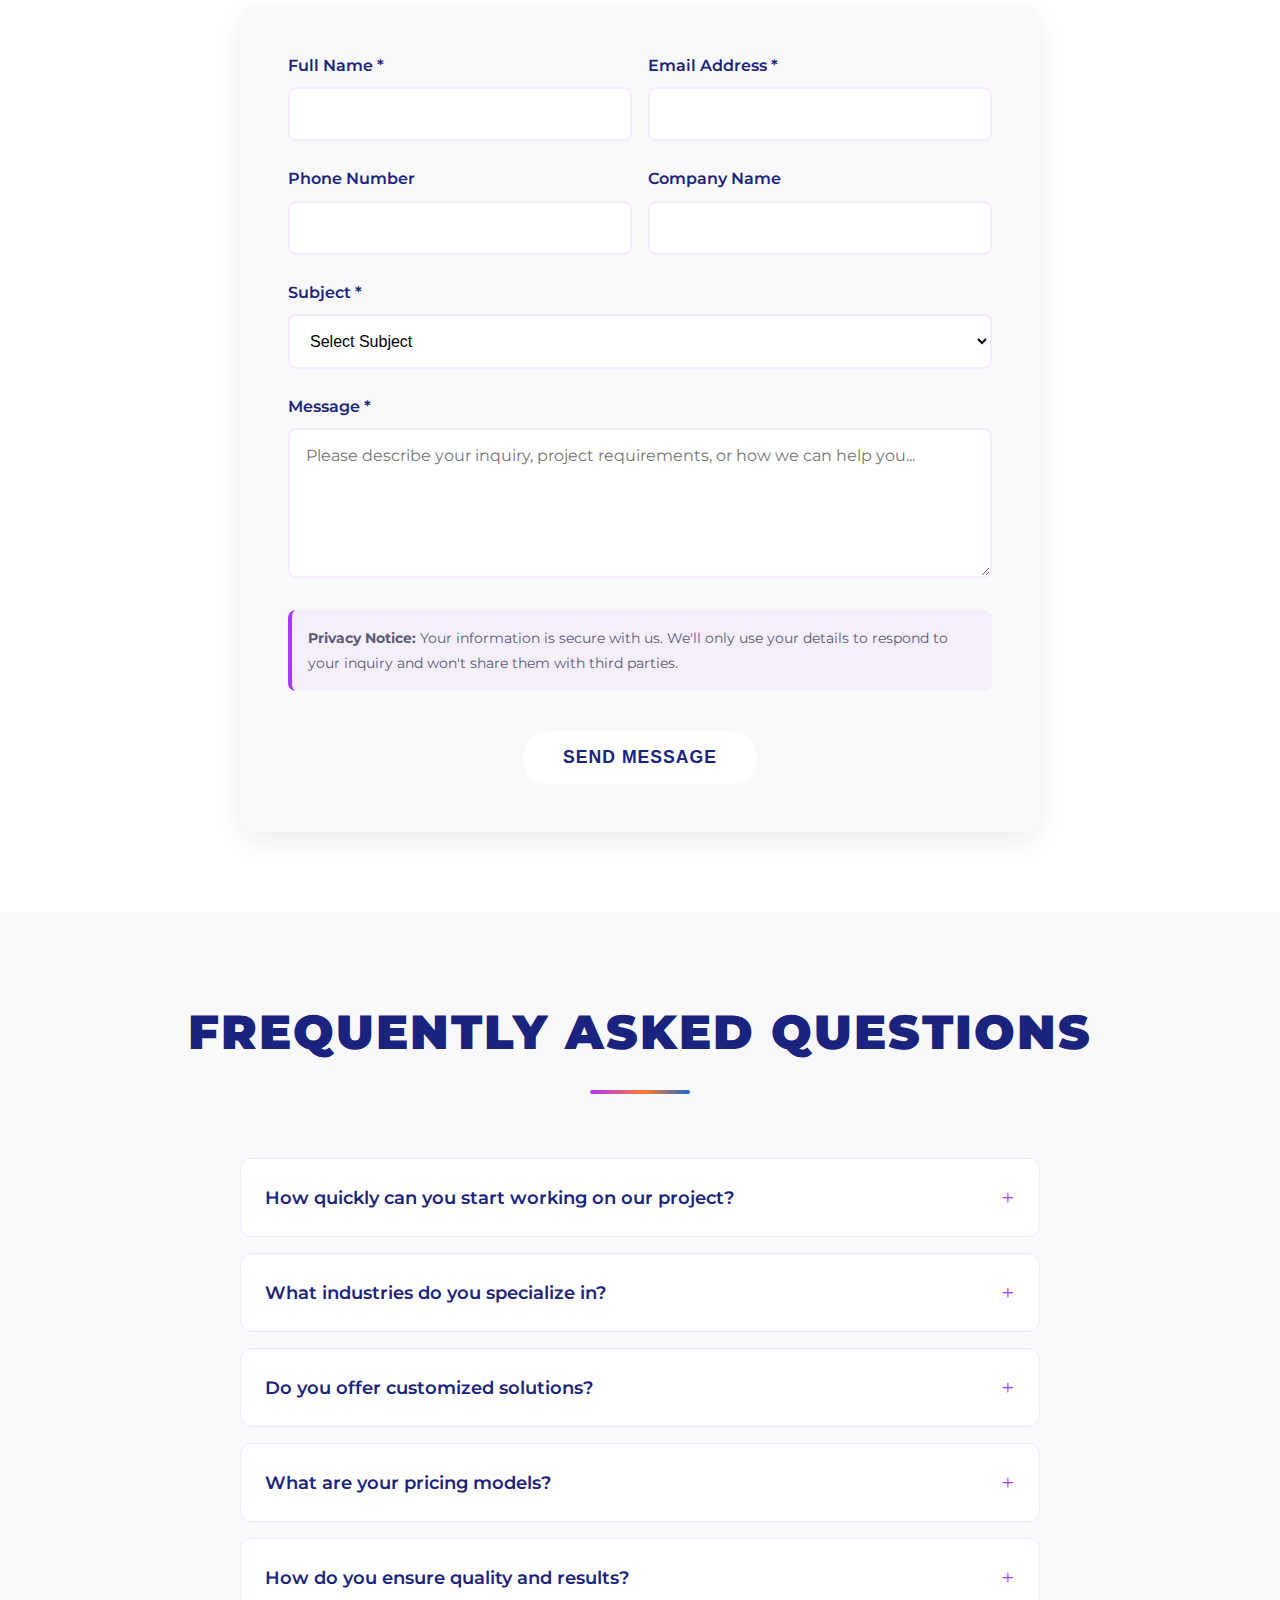
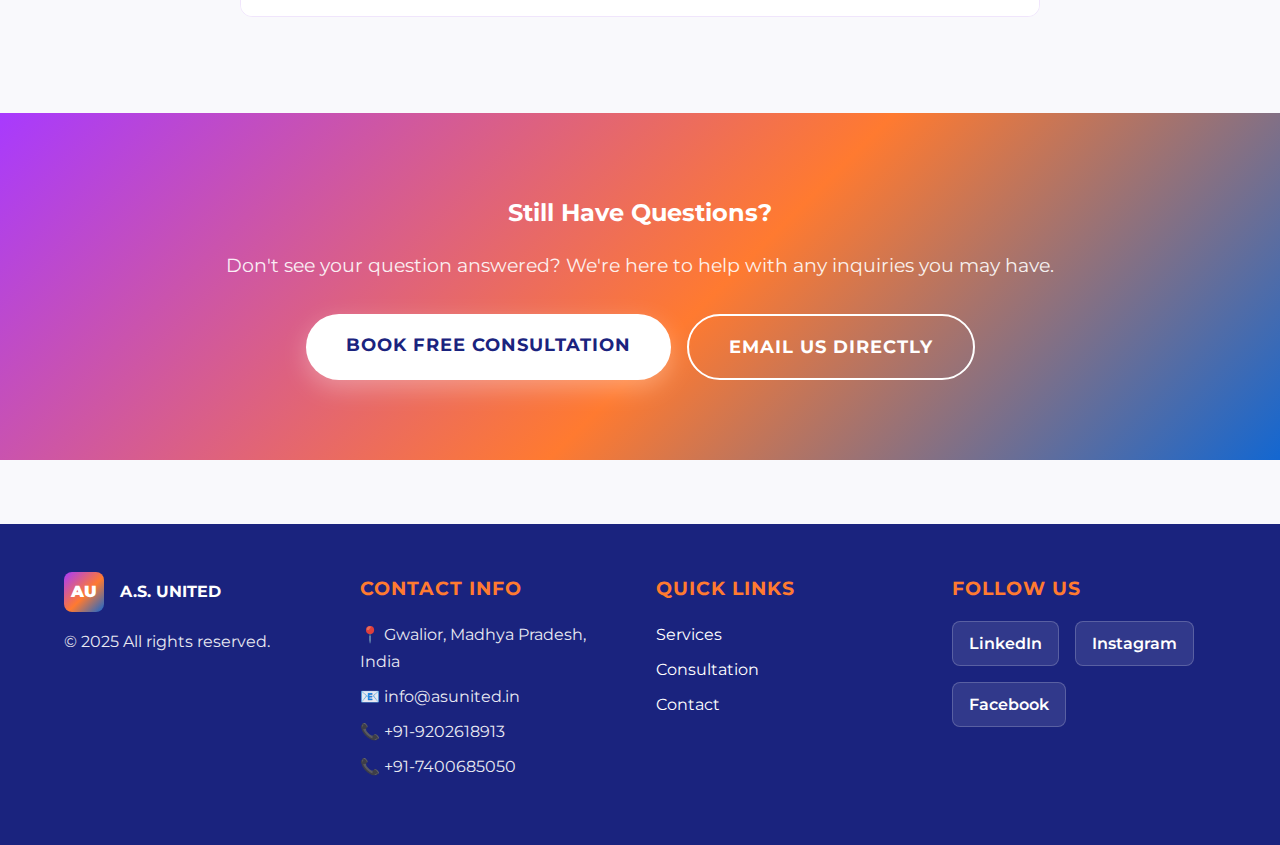
<file: contact.html>
<!DOCTYPE html>
<html lang="en">
<head>
  <meta charset="UTF-8" />
  <meta name="viewport" content="width=device-width, initial-scale=1.0" />
  <title>Contact Us | A.S. UNITED</title>
  <link rel="stylesheet" href="style.css" />
  <link href="https://fonts.googleapis.com/css2?family=Montserrat:wght@400;500;600;700;800;900&display=swap" rel="stylesheet">
  <meta name="description" content="Get in touch with A.S. UNITED. Contact our team for inquiries about BPO Solutions, Customer Acquisition, and Digital Marketing services." />
  
  <!-- Canonical URL -->
  <link rel="canonical" href="https://asunited.in/contact.html" />
  
  <!-- Open Graph Meta Tags -->
  <meta property="og:title" content="Contact Us | A.S. UNITED" />
  <meta property="og:description" content="Get in touch with A.S. UNITED. Contact our team for inquiries about BPO Solutions, Customer Acquisition, and Digital Marketing services." />
  <meta property="og:type" content="website" />
  <meta property="og:image" content="https://asunited.in/images/AS-TechLogo.png" />
  <meta property="og:url" content="https://asunited.in/contact.html" />
  
  <!-- Structured Data -->
  <script type="application/ld+json">
  {
    "@context": "https://schema.org",
    "@type": "ContactPage",
    "name": "Contact Us | A.S. UNITED",
    "description": "Get in touch with A.S. UNITED. Contact our team for inquiries about BPO Solutions, Customer Acquisition, and Digital Marketing services.",
    "url": "https://asunited.in/contact.html",
    "about": {
      "@type": "Organization",
      "name": "A.S. UNITED",
      "contactPoint": {
        "@type": "ContactPoint",
        "telephone": "+91-9202618913",
        "contactType": "customer service",
        "email": "info@asunited.in"
      }
    }
  }
  </script>
</head>
<body>
  <!-- Header -->
  <header>
    <div class="container nav-flex">
      <div class="logo-section">
        <div class="nav-logo-placeholder">
          <img src="images/AS-TechLogo.png" alt="A.S. UNITED Logo" class="nav-logo-img" />
        </div>
        <div class="logo-title">A.S. UNITED</div>
      </div>
      <nav>
        <ul>
          <li><a href="index.html">About Us</a></li>
          <li><a href="offers.html">What We Offer</a></li>
          <li><a href="consultation.html">Consultation</a></li>
          <li><a href="contact.html" class="active">Contact</a></li>
        </ul>
      </nav>
      <div class="mobile-toggle" aria-label="Toggle mobile menu">
        <span></span>
        <span></span>
        <span></span>
      </div>
    </div>
  </header>

  <main>
    <!-- HERO SECTION -->
    <section class="hero">
      <div class="hero-bg-pattern"></div>
      <div class="container hero-content">
        <div class="hero-logo-placeholder">
          <img src="images/AS-TechLogo.png" alt="A.S. UNITED Logo" class="hero-logo-img" />
        </div>
        <h1 class="hero-title">Contact Us</h1>
        <p class="hero-tagline">Let's Start the Conversation</p>
        <p class="hero-desc">
          Ready to transform your business? We're here to help. Reach out to us for inquiries, support, or to discuss how we can drive your success.
        </p>
      </div>
    </section>

    <!-- CONTACT INFORMATION -->
    <section class="about-section">
      <div class="container">
        <div class="section-header">
          <h2>Get in Touch</h2>
          <div class="section-divider"></div>
        </div>
        
        <div class="features-grid" style="grid-template-columns: repeat(auto-fit, minmax(250px, 1fr));">
          <!-- Phone -->
          <div class="feature-card">
            <div class="feature-icon-placeholder" style="width: 100px; height: 100px; background: linear-gradient(135deg, rgba(168, 58, 254, 0.1), rgba(255, 122, 48, 0.1)); margin-bottom: 1.5rem;">
              <div style="font-size: 2.5rem;">📞</div>
            </div>
            <h4>Call Us</h4>
            <p style="margin-bottom: 0.5rem;"><a href="tel:+919202618913" style="color: var(--logo-orange); font-weight: 600; text-decoration: none;">+91-9202618913</a></p>
            <p><a href="tel:+917400685050" style="color: var(--logo-orange); font-weight: 600; text-decoration: none;">+91-7400685050</a></p>
            <p style="color: var(--text-light); font-size: 0.9rem; margin-top: 0.5rem;">Mon - Sat, 9 AM - 7 PM IST</p>
          </div>

          <!-- Email -->
          <div class="feature-card">
            <div class="feature-icon-placeholder" style="width: 100px; height: 100px; background: linear-gradient(135deg, rgba(168, 58, 254, 0.1), rgba(255, 122, 48, 0.1)); margin-bottom: 1.5rem;">
              <div style="font-size: 2.5rem;">📧</div>
            </div>
            <h4>Email Us</h4>
            <p><a href="mailto:info@asunited.in" style="color: var(--logo-orange); font-weight: 600; text-decoration: none;">info@asunited.in</a></p>
            <p style="color: var(--text-light); font-size: 0.9rem; margin-top: 0.5rem;">We respond within 24 hours</p>
          </div>

          <!-- Location -->
          <div class="feature-card">
            <div class="feature-icon-placeholder" style="width: 100px; height: 100px; background: linear-gradient(135deg, rgba(168, 58, 254, 0.1), rgba(255, 122, 48, 0.1)); margin-bottom: 1.5rem;">
              <div style="font-size: 2.5rem;">📍</div>
            </div>
            <h4>Visit Us</h4>
            <p style="color: var(--text); margin-bottom: 0.5rem;">Gwalior, Madhya Pradesh</p>
            <p style="color: var(--text);">India</p>
            <p style="color: var(--text-light); font-size: 0.9rem; margin-top: 0.5rem;">By appointment only</p>
          </div>

          <!-- Quick Response -->
          <div class="feature-card">
            <div class="feature-icon-placeholder" style="width: 100px; height: 100px; background: linear-gradient(135deg, rgba(168, 58, 254, 0.1), rgba(255, 122, 48, 0.1)); margin-bottom: 1.5rem;">
              <div style="font-size: 2.5rem;">⚡</div>
            </div>
            <h4>Quick Response</h4>
            <p style="color: var(--text); margin-bottom: 0.5rem;">Urgent inquiries?</p>
            <p><a href="consultation.html" style="color: var(--logo-orange); font-weight: 600; text-decoration: none;">Book Free Consultation</a></p>
            <p style="color: var(--text-light); font-size: 0.9rem; margin-top: 0.5rem;">Get immediate attention</p>
          </div>
        </div>
      </div>
    </section>

    <!-- CONTACT FORM -->
    <section class="about-section" style="background: var(--card-bg);">
      <div class="container">
        <div class="section-header">
          <h2>Send Us a Message</h2>
          <div class="section-divider"></div>
        </div>
        
        <div style="max-width: 800px; margin: 0 auto;">
          <div style="background: var(--background); padding: clamp(2rem, 5vw, 3rem); border-radius: var(--border-radius); box-shadow: var(--shadow);">
            <!-- Netlify Contact Form -->
            <form name="contact" method="POST" action="contact-handler.php" id="contactForm" style="display: grid; gap: 1.5rem;">
              
              <!-- Name and Email -->
              <div style="display: grid; grid-template-columns: 1fr 1fr; gap: 1rem;">
                <div>
                  <label for="name" style="display: block; margin-bottom: 0.5rem; font-weight: 600; color: var(--deep-blue);">Full Name *</label>
                  <input type="text" id="name" name="name" required 
                         style="width: 100%; padding: 1rem; border: 2px solid rgba(168, 58, 254, 0.1); border-radius: 8px; font-size: 1rem; transition: all 0.3s ease;"
                         onfocus="this.style.borderColor='var(--logo-pink)'; this.style.transform='translateY(-2px)'; this.style.boxShadow='0 5px 15px rgba(168, 58, 254, 0.2)'" 
                         onblur="this.style.borderColor='rgba(168, 58, 254, 0.1)'; this.style.transform='none'; this.style.boxShadow='none'">
                </div>
                <div>
                  <label for="contactEmail" style="display: block; margin-bottom: 0.5rem; font-weight: 600; color: var(--deep-blue);">Email Address *</label>
                  <input type="email" id="contactEmail" name="email" required 
                         style="width: 100%; padding: 1rem; border: 2px solid rgba(168, 58, 254, 0.1); border-radius: 8px; font-size: 1rem; transition: all 0.3s ease;"
                         onfocus="this.style.borderColor='var(--logo-pink)'; this.style.transform='translateY(-2px)'; this.style.boxShadow='0 5px 15px rgba(168, 58, 254, 0.2)'" 
                         onblur="this.style.borderColor='rgba(168, 58, 254, 0.1)'; this.style.transform='none'; this.style.boxShadow='none'">
                </div>
              </div>

              <!-- Phone and Company -->
              <div style="display: grid; grid-template-columns: 1fr 1fr; gap: 1rem;">
                <div>
                  <label for="contactPhone" style="display: block; margin-bottom: 0.5rem; font-weight: 600; color: var(--deep-blue);">Phone Number</label>
                  <input type="tel" id="contactPhone" name="phone" 
                         style="width: 100%; padding: 1rem; border: 2px solid rgba(168, 58, 254, 0.1); border-radius: 8px; font-size: 1rem; transition: all 0.3s ease;"
                         onfocus="this.style.borderColor='var(--logo-pink)'; this.style.transform='translateY(-2px)'; this.style.boxShadow='0 5px 15px rgba(168, 58, 254, 0.2)'" 
                         onblur="this.style.borderColor='rgba(168, 58, 254, 0.1)'; this.style.transform='none'; this.style.boxShadow='none'">
                </div>
                <div>
                  <label for="contactCompany" style="display: block; margin-bottom: 0.5rem; font-weight: 600; color: var(--deep-blue);">Company Name</label>
                  <input type="text" id="contactCompany" name="company" 
                         style="width: 100%; padding: 1rem; border: 2px solid rgba(168, 58, 254, 0.1); border-radius: 8px; font-size: 1rem; transition: all 0.3s ease;"
                         onfocus="this.style.borderColor='var(--logo-pink)'; this.style.transform='translateY(-2px)'; this.style.boxShadow='0 5px 15px rgba(168, 58, 254, 0.2)'" 
                         onblur="this.style.borderColor='rgba(168, 58, 254, 0.1)'; this.style.transform='none'; this.style.boxShadow='none'">
                </div>
              </div>

              <!-- Subject -->
              <div>
                <label for="subject" style="display: block; margin-bottom: 0.5rem; font-weight: 600; color: var(--deep-blue);">Subject *</label>
                <select id="subject" name="subject" required
                        style="width: 100%; padding: 1rem; border: 2px solid rgba(168, 58, 254, 0.1); border-radius: 8px; font-size: 1rem; transition: all 0.3s ease; background: white;"
                        onfocus="this.style.borderColor='var(--logo-pink)'; this.style.transform='translateY(-2px)'; this.style.boxShadow='0 5px 15px rgba(168, 58, 254, 0.2)'" 
                        onblur="this.style.borderColor='rgba(168, 58, 254, 0.1)'; this.style.transform='none'; this.style.boxShadow='none'">
                  <option value="">Select Subject</option>
                  <option value="General Inquiry">General Inquiry</option>
                  <option value="BPO Solutions">BPO Solutions</option>
                  <option value="Customer Acquisition">Customer Acquisition</option>
                  <option value="Digital Marketing">Digital Marketing</option>
                  <option value="Partnership Opportunity">Partnership Opportunity</option>
                  <option value="Technical Support">Technical Support</option>
                  <option value="Other">Other</option>
                </select>
              </div>

              <!-- Message -->
              <div>
                <label for="contactMessage" style="display: block; margin-bottom: 0.5rem; font-weight: 600; color: var(--deep-blue);">Message *</label>
                <textarea id="contactMessage" name="message" rows="6" required placeholder="Please describe your inquiry, project requirements, or how we can help you..."
                         style="width: 100%; padding: 1rem; border: 2px solid rgba(168, 58, 254, 0.1); border-radius: 8px; font-size: 1rem; resize: vertical; font-family: inherit; transition: all 0.3s ease;"
                         onfocus="this.style.borderColor='var(--logo-pink)'; this.style.transform='translateY(-2px)'; this.style.boxShadow='0 5px 15px rgba(168, 58, 254, 0.2)'" 
                         onblur="this.style.borderColor='rgba(168, 58, 254, 0.1)'; this.style.transform='none'; this.style.boxShadow='none'"></textarea>
              </div>

              <!-- Privacy Notice -->
              <div style="background: rgba(168, 58, 254, 0.05); padding: 1rem; border-radius: 8px; border-left: 4px solid var(--logo-pink);">
                <p style="font-size: 0.9rem; color: var(--text-light); margin: 0;">
                  <strong>Privacy Notice:</strong> Your information is secure with us. We'll only use your details to respond to your inquiry and won't share them with third parties.
                </p>
              </div>

              <!-- Submit Button -->
              <button type="submit" class="cta-primary" style="justify-self: center; margin-top: 1rem; min-width: 200px;">
                Send Message
              </button>
            </form>
          </div>
        </div>
      </div>
    </section>

    <!-- FAQ SECTION -->
    <section class="about-section">
      <div class="container">
        <div class="section-header">
          <h2>Frequently Asked Questions</h2>
          <div class="section-divider"></div>
        </div>
        
        <div style="max-width: 800px; margin: 0 auto;">
          <div class="faq-container">
            <!-- FAQ Item 1 -->
            <div class="faq-item" style="margin-bottom: 1rem; border: 1px solid rgba(168, 58, 254, 0.1); border-radius: 12px; overflow: hidden; transition: all 0.3s ease;">
              <button class="faq-question" style="width: 100%; padding: 1.5rem; background: var(--card-bg); border: none; text-align: left; font-size: 1.1rem; font-weight: 600; color: var(--deep-blue); cursor: pointer; display: flex; justify-content: space-between; align-items: center; transition: all 0.3s ease;"
                      onclick="toggleFAQ(this)">
                <span>How quickly can you start working on our project?</span>
                <span class="faq-icon" style="font-size: 1.5rem; transition: transform 0.3s ease;">+</span>
              </button>
              <div class="faq-answer" style="max-height: 0; overflow: hidden; transition: max-height 0.3s ease;">
                <div style="padding: 0 1.5rem 1.5rem 1.5rem; color: var(--text-light); line-height: 1.6;">
                  We can typically begin within 1-2 weeks after project approval. For urgent projects, we offer expedited onboarding within 48-72 hours, depending on the scope and requirements.
                </div>
              </div>
            </div>

            <!-- FAQ Item 2 -->
            <div class="faq-item" style="margin-bottom: 1rem; border: 1px solid rgba(168, 58, 254, 0.1); border-radius: 12px; overflow: hidden; transition: all 0.3s ease;">
              <button class="faq-question" style="width: 100%; padding: 1.5rem; background: var(--card-bg); border: none; text-align: left; font-size: 1.1rem; font-weight: 600; color: var(--deep-blue); cursor: pointer; display: flex; justify-content: space-between; align-items: center; transition: all 0.3s ease;"
                      onclick="toggleFAQ(this)">
                <span>What industries do you specialize in?</span>
                <span class="faq-icon" style="font-size: 1.5rem; transition: transform 0.3s ease;">+</span>
              </button>
              <div class="faq-answer" style="max-height: 0; overflow: hidden; transition: max-height 0.3s ease;">
                <div style="padding: 0 1.5rem 1.5rem 1.5rem; color: var(--text-light); line-height: 1.6;">
                  We work across multiple industries including Technology, Healthcare, Finance, Retail/E-commerce, Manufacturing, Real Estate, and Education. Our adaptable solutions are tailored to meet the unique needs of each sector.
                </div>
              </div>
            </div>

            <!-- FAQ Item 3 -->
            <div class="faq-item" style="margin-bottom: 1rem; border: 1px solid rgba(168, 58, 254, 0.1); border-radius: 12px; overflow: hidden; transition: all 0.3s ease;">
              <button class="faq-question" style="width: 100%; padding: 1.5rem; background: var(--card-bg); border: none; text-align: left; font-size: 1.1rem; font-weight: 600; color: var(--deep-blue); cursor: pointer; display: flex; justify-content: space-between; align-items: center; transition: all 0.3s ease;"
                      onclick="toggleFAQ(this)">
                <span>Do you offer customized solutions?</span>
                <span class="faq-icon" style="font-size: 1.5rem; transition: transform 0.3s ease;">+</span>
              </button>
              <div class="faq-answer" style="max-height: 0; overflow: hidden; transition: max-height 0.3s ease;">
                <div style="padding: 0 1.5rem 1.5rem 1.5rem; color: var(--text-light); line-height: 1.6;">
                  Absolutely! We believe every business is unique. Our team works closely with you to understand your specific challenges and goals, then creates tailored solutions that align with your business objectives and budget.
                </div>
              </div>
            </div>

            <!-- FAQ Item 4 -->
            <div class="faq-item" style="margin-bottom: 1rem; border: 1px solid rgba(168, 58, 254, 0.1); border-radius: 12px; overflow: hidden; transition: all 0.3s ease;">
              <button class="faq-question" style="width: 100%; padding: 1.5rem; background: var(--card-bg); border: none; text-align: left; font-size: 1.1rem; font-weight: 600; color: var(--deep-blue); cursor: pointer; display: flex; justify-content: space-between; align-items: center; transition: all 0.3s ease;"
                      onclick="toggleFAQ(this)">
                <span>What are your pricing models?</span>
                <span class="faq-icon" style="font-size: 1.5rem; transition: transform 0.3s ease;">+</span>
              </button>
              <div class="faq-answer" style="max-height: 0; overflow: hidden; transition: max-height 0.3s ease;">
                <div style="padding: 0 1.5rem 1.5rem 1.5rem; color: var(--text-light); line-height: 1.6;">
                  We offer flexible pricing models including project-based, retainer, and performance-based pricing. During our consultation, we'll discuss the best approach for your specific needs and provide transparent pricing with no hidden fees.
                </div>
              </div>
            </div>

            <!-- FAQ Item 5 -->
            <div class="faq-item" style="margin-bottom: 1rem; border: 1px solid rgba(168, 58, 254, 0.1); border-radius: 12px; overflow: hidden; transition: all 0.3s ease;">
              <button class="faq-question" style="width: 100%; padding: 1.5rem; background: var(--card-bg); border: none; text-align: left; font-size: 1.1rem; font-weight: 600; color: var(--deep-blue); cursor: pointer; display: flex; justify-content: space-between; align-items: center; transition: all 0.3s ease;"
                      onclick="toggleFAQ(this)">
                <span>How do you ensure quality and results?</span>
                <span class="faq-icon" style="font-size: 1.5rem; transition: transform 0.3s ease;">+</span>
              </button>
              <div class="faq-answer" style="max-height: 0; overflow: hidden; transition: max-height 0.3s ease;">
                <div style="padding: 0 1.5rem 1.5rem 1.5rem; color: var(--text-light); line-height: 1.6;">
                  We maintain rigorous quality standards through regular monitoring, detailed reporting, and performance metrics. Our results-driven approach means we're only successful when you achieve your goals. We provide regular updates and maintain open communication throughout every project.
                </div>
              </div>
            </div>
          </div>
        </div>
      </div>
    </section>

    <!-- CTA SECTION -->
    <section class="about-section" style="background: var(--gradient); color: var(--white); text-align: center;">
      <div class="container">
        <h2 style="color: var(--white); margin-bottom: 1rem;">Still Have Questions?</h2>
        <p style="font-size: 1.2rem; margin-bottom: 2rem; opacity: 0.9;">
          Don't see your question answered? We're here to help with any inquiries you may have.
        </p>
        <div style="display: flex; gap: 1rem; justify-content: center; flex-wrap: wrap;">
          <a href="consultation.html" class="cta-primary" style="text-decoration: none; background: var(--white); color: var(--deep-blue);">Book Free Consultation</a>
          <a href="mailto:info@asunited.in" class="cta-secondary" style="text-decoration: none; border-color: var(--white); color: var(--white);">Email Us Directly</a>
        </div>
      </div>
    </section>
  </main>

  <!-- Footer -->
  <footer>
    <div class="footer-inner">
      <div class="footer-content">
        <div class="footer-col">
          <div class="footer-logo">
            <div class="footer-logo-placeholder">AU</div>
            <strong>A.S. UNITED</strong>
          </div>
          <p>&copy; 2025 All rights reserved.</p>
        </div>
        <div class="footer-col">
          <h4>Contact Info</h4>
          <p>📍 Gwalior, Madhya Pradesh, India</p>
          <p>📧 <a href="mailto:info@asunited.in">info@asunited.in</a></p>
          <p>📞 <a href="tel:+919202618913">+91-9202618913</a></p>
          <p>📞 <a href="tel:+917400685050">+91-7400685050</a></p>  
        </div>
        <div class="footer-col">
          <h4>Quick Links</h4>
          <ul>
            <li><a href="offers.html">Services</a></li>
            <li><a href="consultation.html">Consultation</a></li>
            <li><a href="contact.html">Contact</a></li>
          </ul>
        </div>
        <div class="footer-col">
          <h4>Follow Us</h4>
          <div class="social-links">
            <a href="https://www.linkedin.com/company/a-s-united/" class="social-link" aria-label="LinkedIn" target="_blank" rel="noopener noreferrer">LinkedIn</a>
             <a href="https://www.instagram.com/a.s.united_gwalior?igsh=MTZuYTN0NDYwOHBleQ%3D%3D" class="social-link" aria-label="Instagram" target="_blank" rel="noopener noreferrer">Instagram</a>
             <a href="https://www.facebook.com/share/16rW3cenoy/?mibextid=wwXIfr" class="social-link" aria-label="Facebook" target="_blank" rel="noopener noreferrer">Facebook</a>
          </div>
        </div>
      </div>
    </div>
  </footer>

  <script>
    // Mobile menu toggle
    document.addEventListener('DOMContentLoaded', function() {
      const mobileToggle = document.querySelector('.mobile-toggle');
      const nav = document.querySelector('nav');
      
      if (mobileToggle) {
        mobileToggle.addEventListener('click', function() {
          nav.classList.toggle('active');
          mobileToggle.classList.toggle('active');
        });

        const navLinks = document.querySelectorAll('nav a');
        navLinks.forEach(link => {
          link.addEventListener('click', function() {
            nav.classList.remove('active');
            mobileToggle.classList.remove('active');
          });
        });

        document.addEventListener('click', function(e) {
          if (!nav.contains(e.target) && !mobileToggle.contains(e.target)) {
            nav.classList.remove('active');
            mobileToggle.classList.remove('active');
          }
        });
      }

      // Animation observer
      const observerOptions = {
        threshold: 0.1,
        rootMargin: '0px 0px -50px 0px'
      };

      const observer = new IntersectionObserver(function(entries) {
        entries.forEach(entry => {
          if (entry.isIntersecting) {
            entry.target.classList.add('animate');
          }
        });
      }, observerOptions);

      document.querySelectorAll('.feature-card, .service-card, .stat-card').forEach(card => {
        observer.observe(card);
      });
    });

    // FAQ Toggle Function
    function toggleFAQ(button) {
      const faqItem = button.parentElement;
      const answer = faqItem.querySelector('.faq-answer');
      const icon = button.querySelector('.faq-icon');
      
      // Close all other FAQ items
      document.querySelectorAll('.faq-item').forEach(item => {
        if (item !== faqItem) {
          const otherAnswer = item.querySelector('.faq-answer');
          const otherIcon = item.querySelector('.faq-icon');
          otherAnswer.style.maxHeight = '0';
          otherIcon.style.transform = 'rotate(0deg)';
          otherIcon.textContent = '+';
          item.style.borderColor = 'rgba(168, 58, 254, 0.1)';
        }
      });
      
      // Toggle current FAQ item
      if (answer.style.maxHeight === '0px' || !answer.style.maxHeight) {
        answer.style.maxHeight = answer.scrollHeight + 'px';
        icon.style.transform = 'rotate(45deg)';
        icon.textContent = '×';
        faqItem.style.borderColor = 'var(--logo-pink)';
        faqItem.style.boxShadow = '0 5px 15px rgba(168, 58, 254, 0.1)';
      } else {
        answer.style.maxHeight = '0';
        icon.style.transform = 'rotate(0deg)';
        icon.textContent = '+';
        faqItem.style.borderColor = 'rgba(168, 58, 254, 0.1)';
        faqItem.style.boxShadow = 'none';
      }
    }

    // Scroll to top functionality
    window.addEventListener('scroll', function() {
      const scrollTop = window.pageYOffset || document.documentElement.scrollTop;
      
      if (scrollTop > 300) {
        if (!document.querySelector('.scroll-to-top')) {
          const scrollButton = document.createElement('button');
          scrollButton.className = 'scroll-to-top';
          scrollButton.innerHTML = '↑';
          scrollButton.style.cssText = `
            position: fixed;
            bottom: 20px;
            right: 20px;
            width: 50px;
            height: 50px;
            background: var(--gradient);
            color: white;
            border: none;
            border-radius: 50%;
            font-size: 1.5rem;
            font-weight: 700;
            cursor: pointer;
            box-shadow: var(--shadow);
            z-index: 1000;
            transition: all 0.3s ease;
          `;
          
          scrollButton.addEventListener('click', function() {
            window.scrollTo({
              top: 0,
              behavior: 'smooth'
            });
          });
          
          document.body.appendChild(scrollButton);
        }
      } else {
        const scrollButton = document.querySelector('.scroll-to-top');
        if (scrollButton) {
          scrollButton.remove();
        }
      }
    });
  </script>

  <style>
    /* Responsive adjustments for contact form */
    @media (max-width: 767px) {
      [style*="grid-template-columns: 1fr 1fr"] {
        grid-template-columns: 1fr !important;
      }
    }
    
    /* FAQ Hover Effects */
    .faq-question:hover {
      background: rgba(168, 58, 254, 0.05) !important;
    }
    
    /* Contact form input hover effects */
    input:hover, select:hover, textarea:hover {
      border-color: rgba(168, 58, 254, 0.3) !important;
    }
  </style>
</body>
</html>
</file>
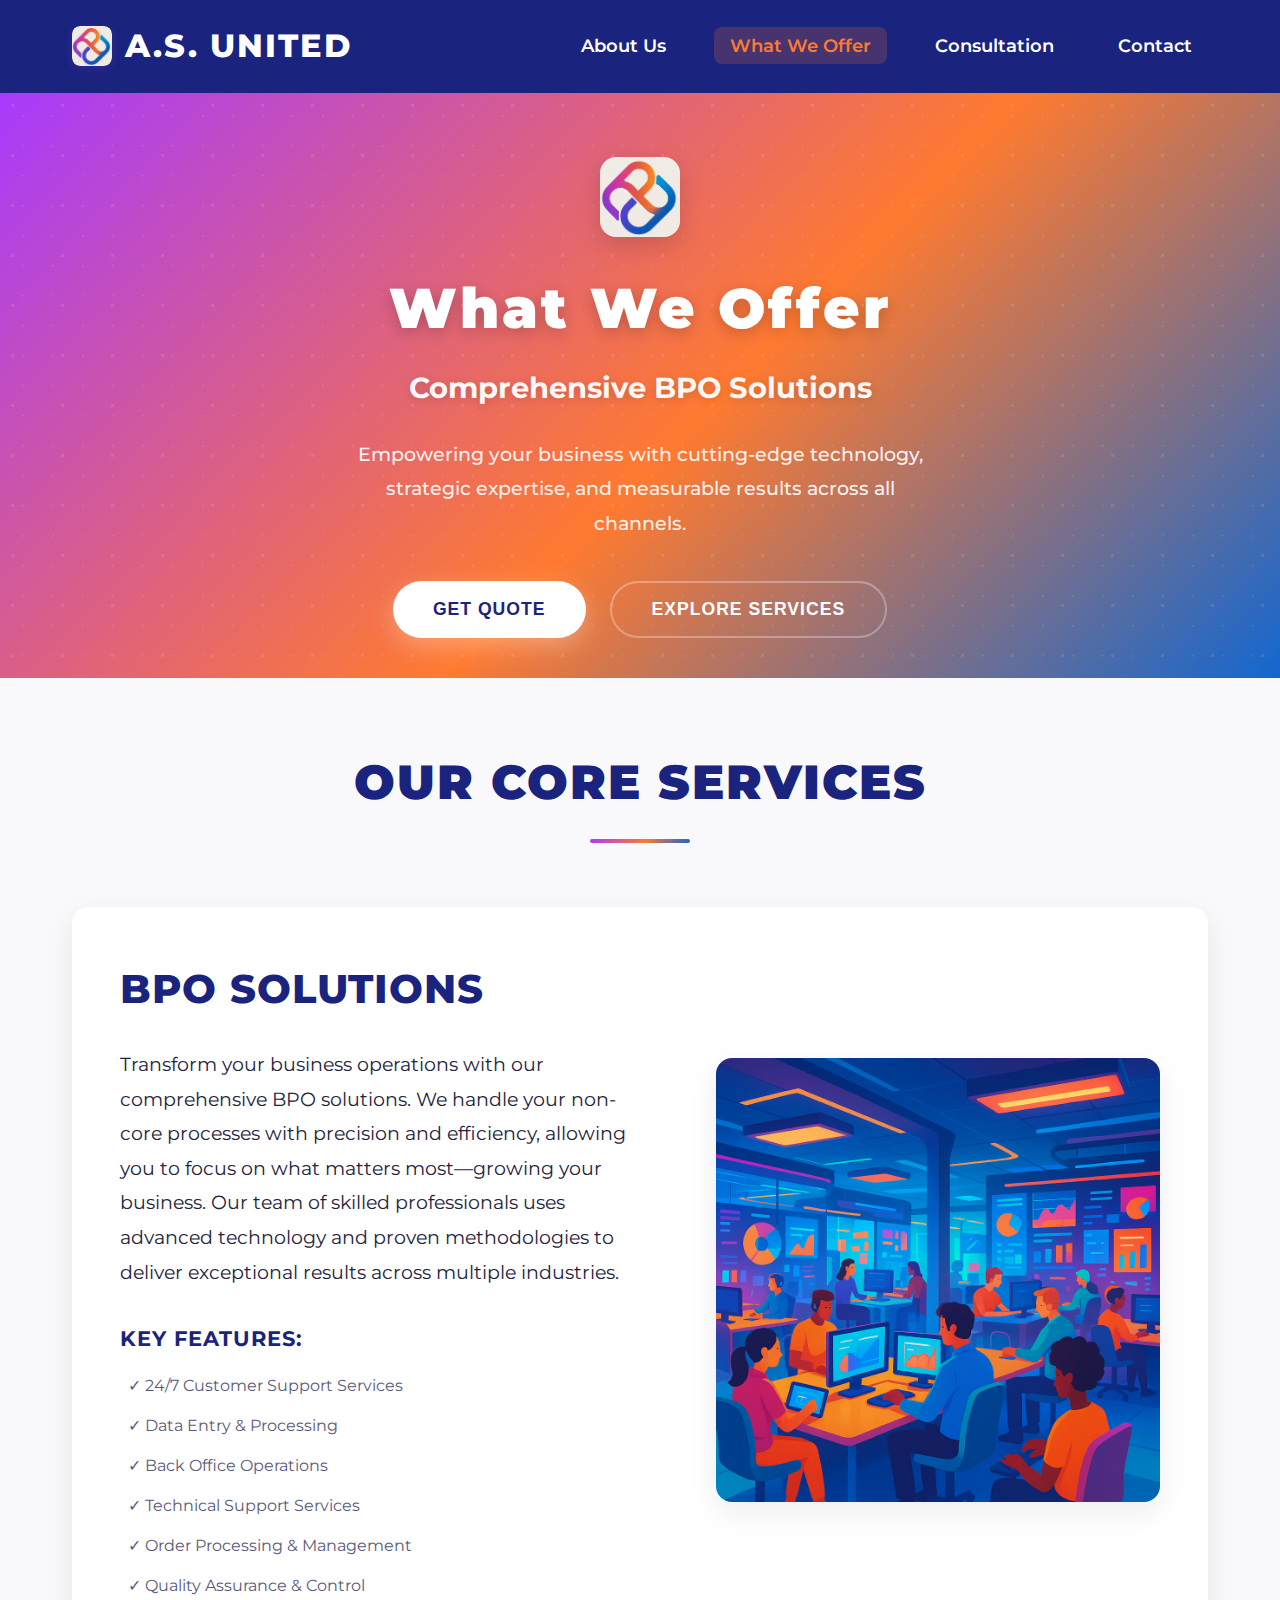
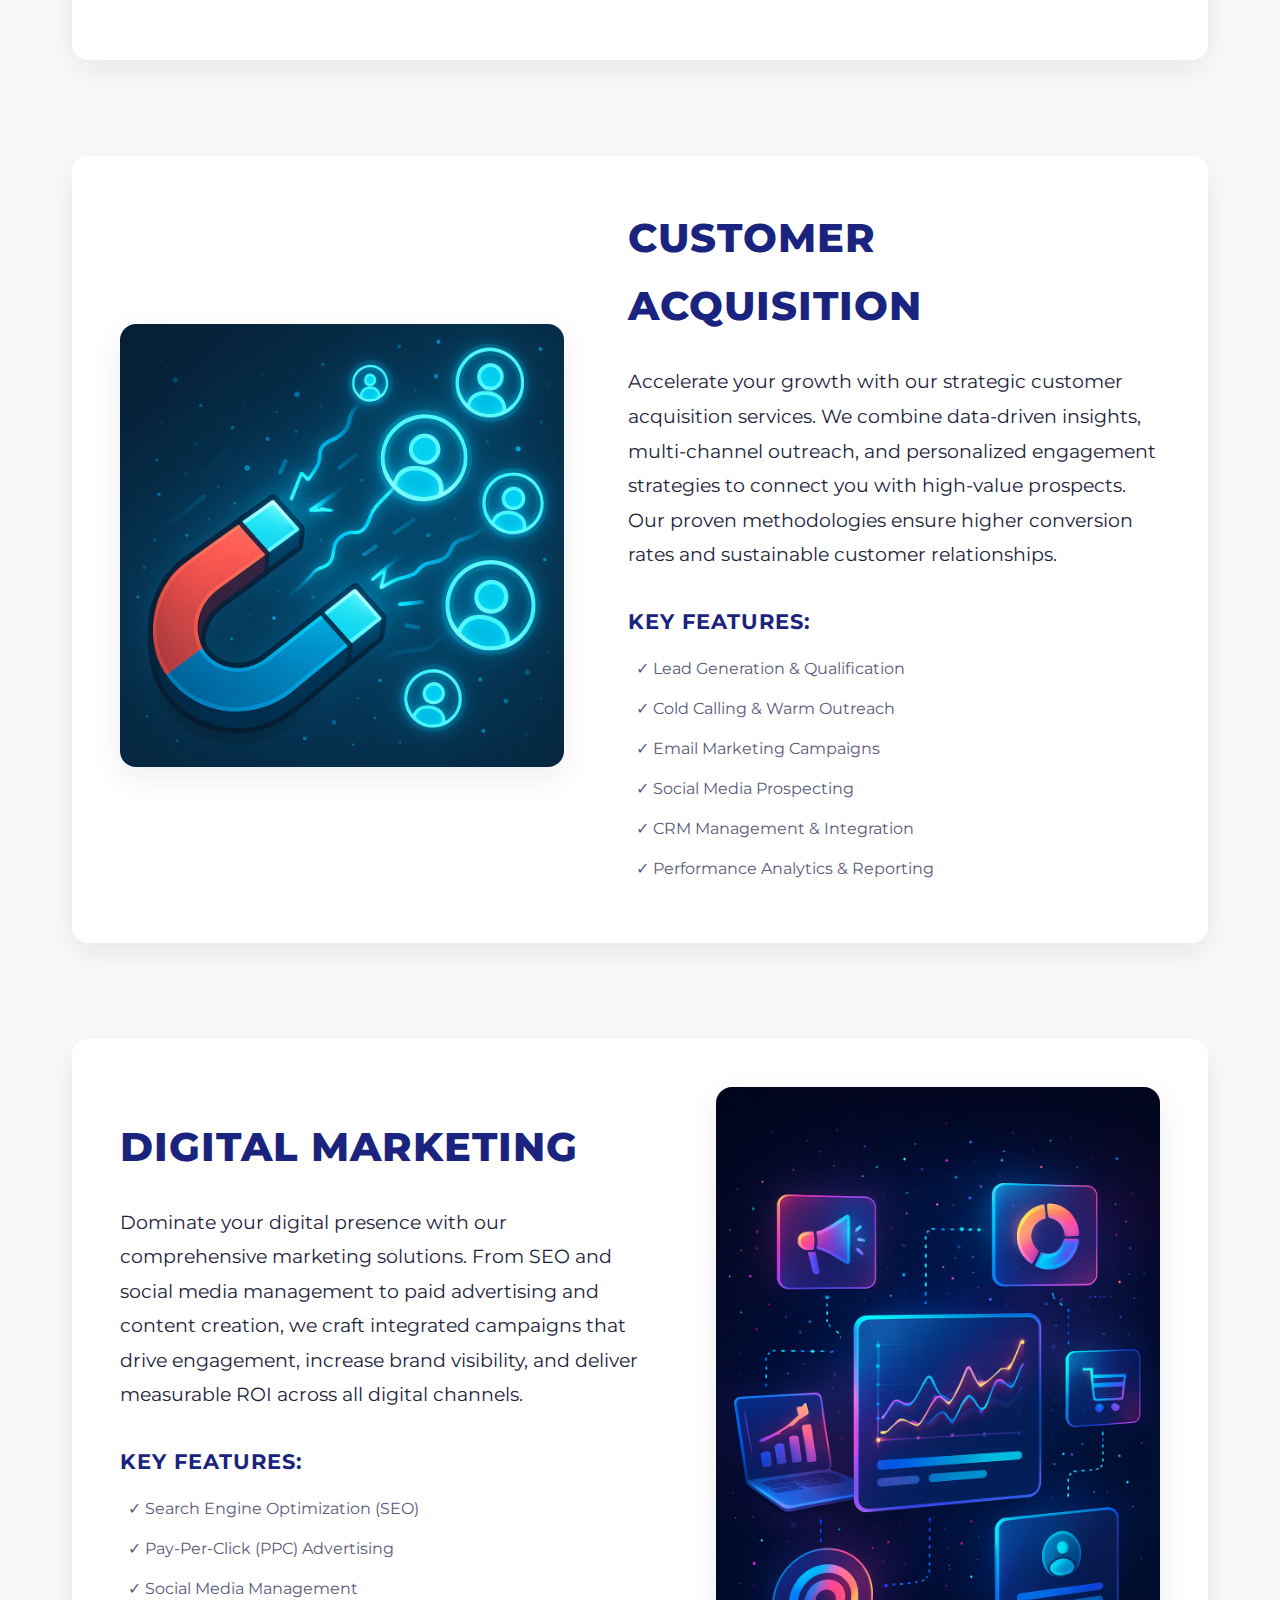
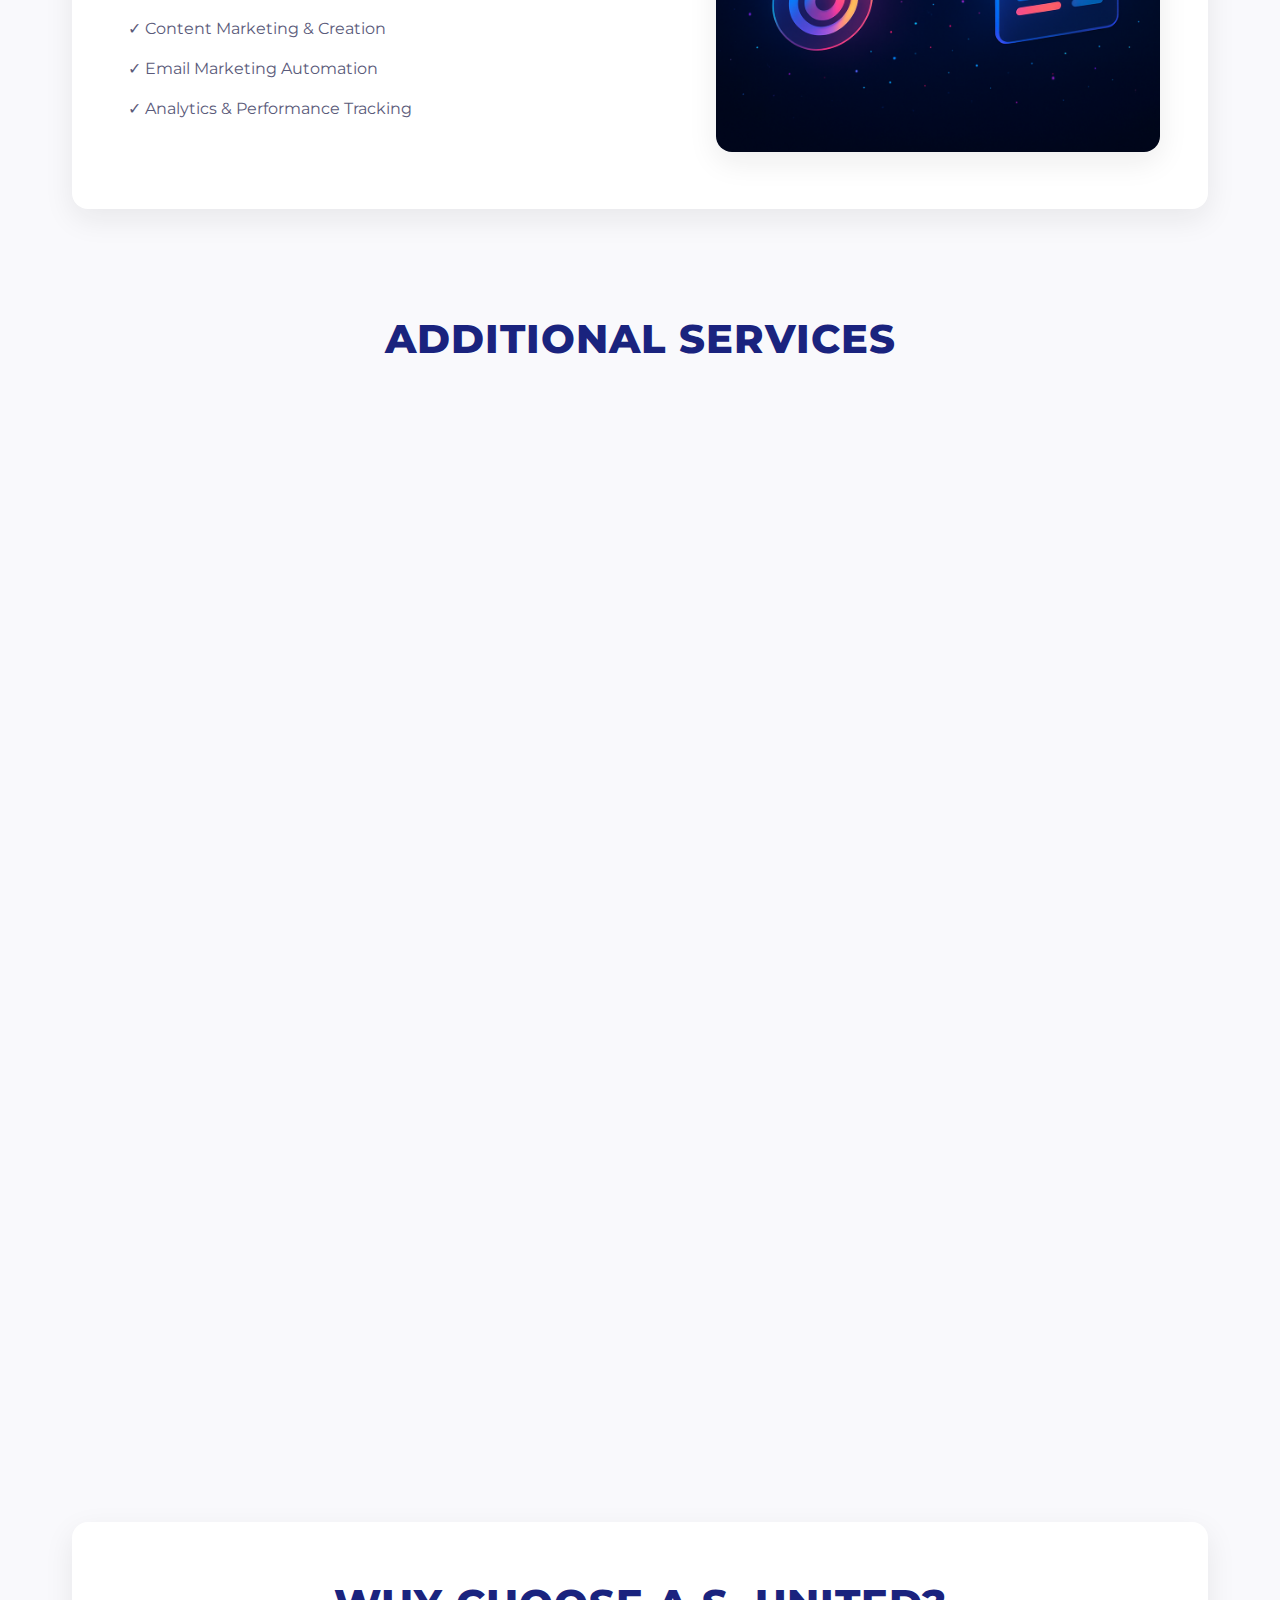
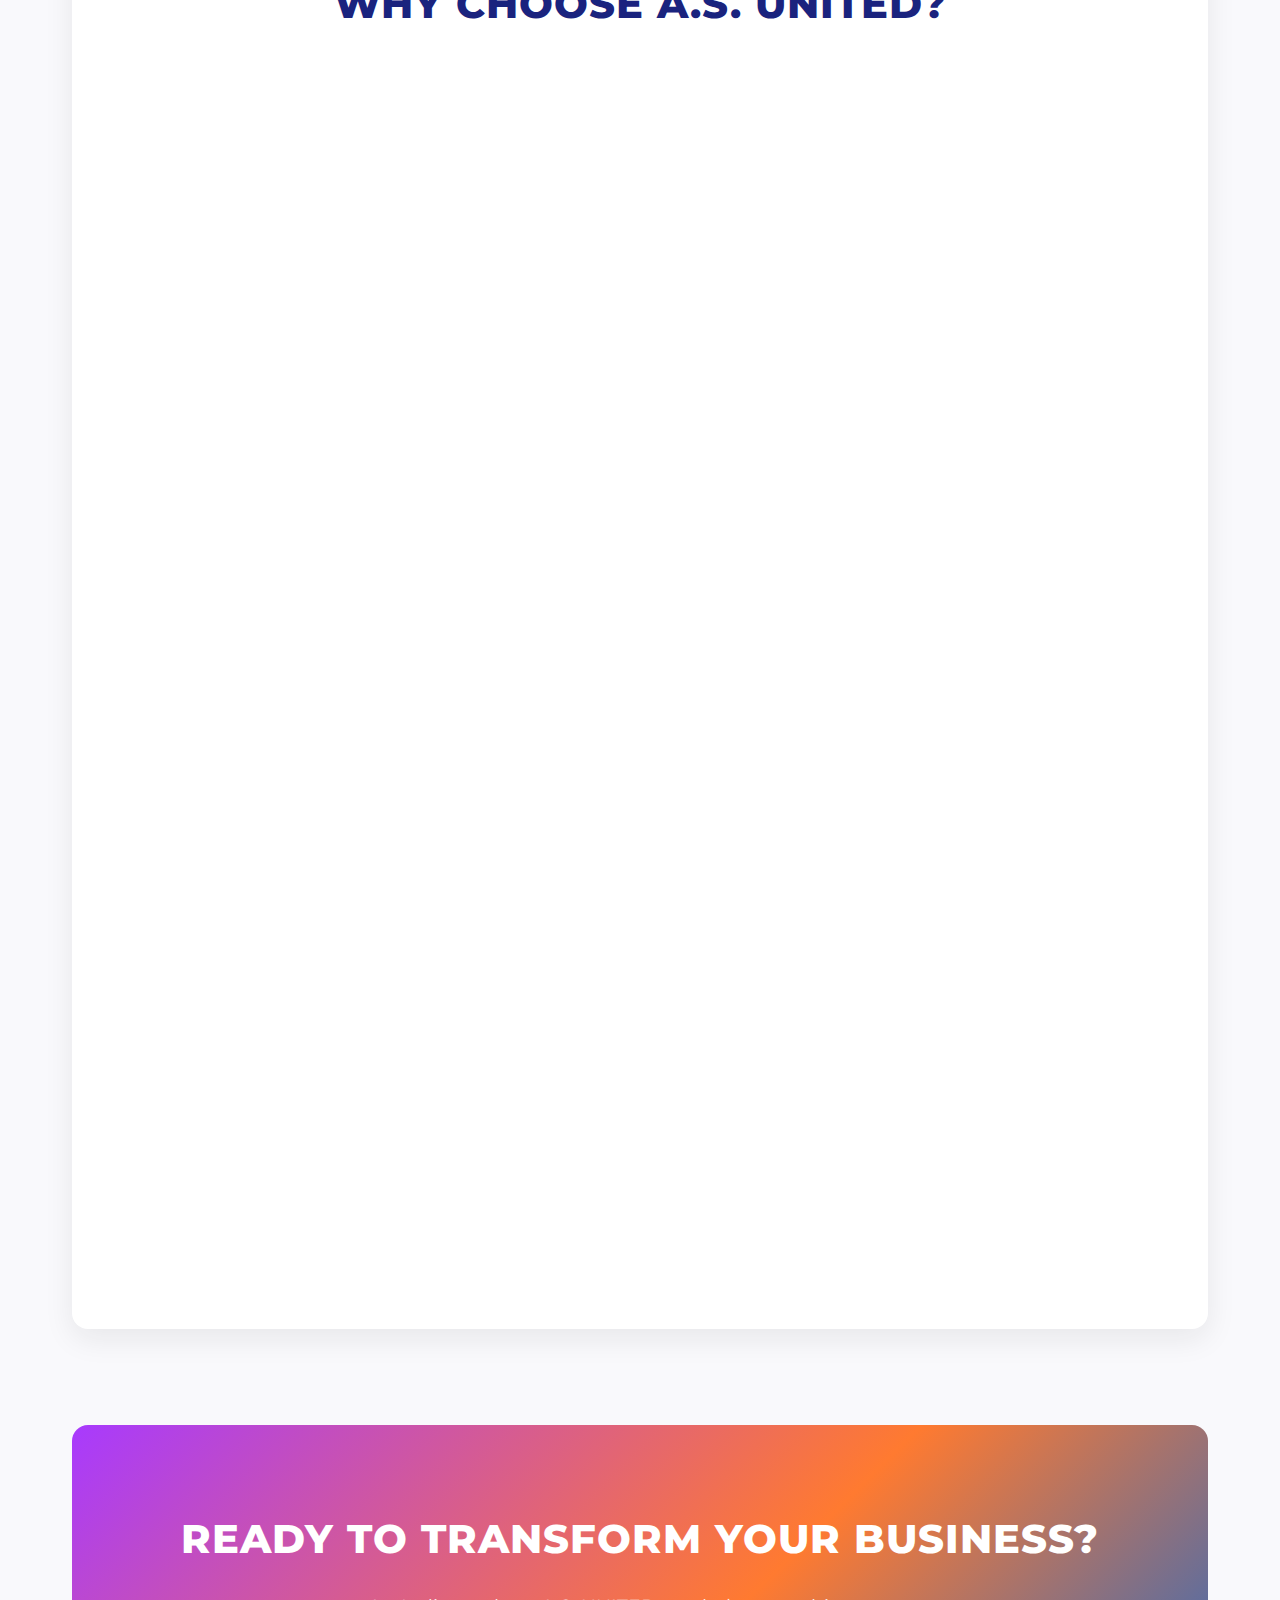
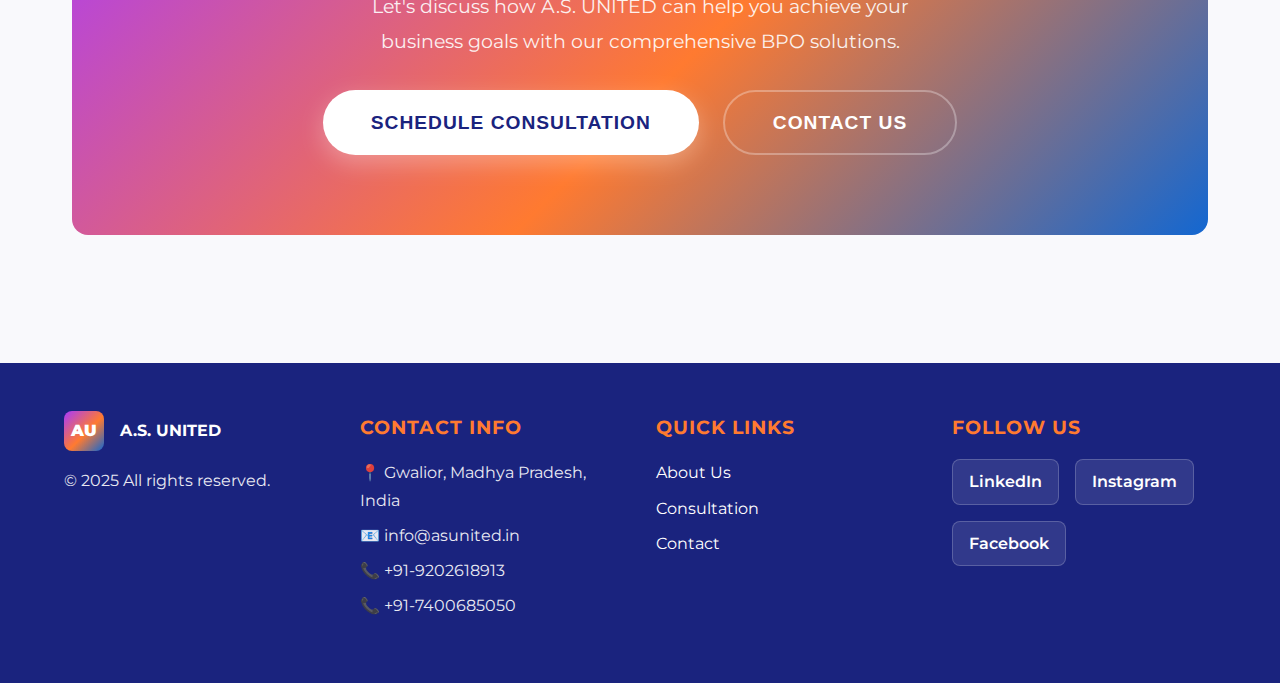
<file: offers.html>
<!DOCTYPE html>
<html lang="en">
<head>
  <meta charset="UTF-8" />
  <meta name="viewport" content="width=device-width, initial-scale=1.0" />
  <meta name="description" content="A.S. UNITED Services - BPO Solutions, Customer Acquisition, Digital Marketing. Comprehensive business process outsourcing tailored to your needs." />
  <meta name="keywords" content="BPO Services, Customer Acquisition, Digital Marketing, Business Process Outsourcing, Call Center, Lead Generation" />
  <meta name="author" content="A.S. UNITED" />
  
  <!-- Open Graph Meta Tags -->
  <meta property="og:title" content="What We Offer - A.S. UNITED Services" />
  <meta property="og:description" content="Comprehensive BPO Solutions, Customer Acquisition, and Digital Marketing services to accelerate your business growth." />
  <meta property="og:type" content="website" />
  
  <title>What We Offer - A.S. UNITED</title>
  <link rel="stylesheet" href="style.css" />
  <link href="https://fonts.googleapis.com/css2?family=Montserrat:wght@400;500;600;700;800;900&display=swap" rel="stylesheet">
  
  <!-- Preload critical resources -->
  <link rel="preload" href="https://fonts.googleapis.com/css2?family=Montserrat:wght@400;500;600;700;800;900&display=swap" as="style">
  
  <!-- Canonical URL -->
  <link rel="canonical" href="https://asunited.in/offers.html" />
  
  <!-- Open Graph Image -->
  <meta property="og:image" content="https://asunited.in/images/AS-TechLogo.png" />
  <meta property="og:url" content="https://asunited.in/offers.html" />
  
  <!-- Structured Data -->
  <script type="application/ld+json">
  {
    "@context": "https://schema.org",
    "@type": "WebPage",
    "name": "What We Offer - A.S. UNITED Services",
    "description": "Comprehensive BPO Solutions, Customer Acquisition, and Digital Marketing services to accelerate your business growth.",
    "url": "https://asunited.in/offers.html",
    "about": {
      "@type": "Organization",
      "name": "A.S. UNITED"
    },
    "mainEntity": [
      {
        "@type": "Service",
        "name": "BPO Solutions",
        "description": "Comprehensive business process outsourcing tailored to your industry needs",
        "provider": {
          "@type": "Organization",
          "name": "A.S. UNITED"
        }
      },
      {
        "@type": "Service",
        "name": "Customer Acquisition",
        "description": "Strategic campaigns designed to attract and convert your ideal customers", 
        "provider": {
          "@type": "Organization",
          "name": "A.S. UNITED"
        }
      },
      {
        "@type": "Service",
        "name": "Digital Marketing",
        "description": "Multi-channel digital strategies that drive engagement and measurable growth",
        "provider": {
          "@type": "Organization", 
          "name": "A.S. UNITED"
        }
      }
    ]
  }
  </script>
</head>
<body>
  <header>
    <div class="container nav-flex">
      <div class="logo-section">
        <div class="nav-logo-placeholder">
          <img src="images/AS-TechLogo.png" alt="A.S. UNITED Logo" class="nav-logo-img" />
        </div>
        <div class="logo-title">A.S. UNITED</div>
      </div>
      <nav>
        <ul>
          <li><a href="index.html">About Us</a></li>
          <li><a href="offers.html" class="active">What We Offer</a></li>
          <li><a href="consultation.html">Consultation</a></li>
          <li><a href="contact.html">Contact</a></li>
        </ul>
      </nav>
      <div class="mobile-toggle" aria-label="Toggle mobile menu">
        <span></span>
        <span></span>
        <span></span>
      </div>
    </div>
  </header>

  <main>
    <!-- SERVICES HERO SECTION -->
    <section class="hero services-hero">
      <div class="hero-bg-pattern"></div>
      <div class="container hero-content">
        <div class="hero-logo-placeholder">
          <img src="images/AS-TechLogo.png" alt="A.S. UNITED Logo" class="hero-logo-img" />
        </div>
        <h1 class="hero-title">What We Offer</h1>
        <p class="hero-tagline">Comprehensive BPO Solutions</p>
        <p class="hero-desc">
          Empowering your business with cutting-edge technology,<br>
          strategic expertise, and measurable results across all channels.
        </p>
        <div class="hero-buttons">
          <button class="cta-primary" onclick="window.location.href='consultation.html'">Get Quote</button>
          <button class="cta-secondary" onclick="scrollToSection('core-services')">Explore Services</button>
        </div>
      </div>
    </section>

    <!-- CORE SERVICES SECTION -->
    <section class="about-section core-services-section" id="core-services">
      <div class="container">
        <div class="section-header">
          <h2>Our Core Services</h2>
          <div class="section-divider"></div>
        </div>

        <!-- BPO Solutions -->
        <div class="service-detail-section">
          <div class="service-detail-intro">
            <div class="service-detail-content">
              <h3 class="service-detail-title">BPO Solutions</h3>
              <p class="service-detail-desc">
                Transform your business operations with our comprehensive BPO solutions. We handle your non-core processes with precision and efficiency, allowing you to focus on what matters most—growing your business. Our team of skilled professionals uses advanced technology and proven methodologies to deliver exceptional results across multiple industries.
              </p>
              <div class="service-features">
                <h4>Key Features:</h4>
                <ul class="features-list">
                  <li>✓ 24/7 Customer Support Services</li>
                  <li>✓ Data Entry & Processing</li>
                  <li>✓ Back Office Operations</li>
                  <li>✓ Technical Support Services</li>
                  <li>✓ Order Processing & Management</li>
                  <li>✓ Quality Assurance & Control</li>
                </ul>
              </div>
            </div>
            <div class="service-detail-image">
              <img src="images/BPO-Solutios.png" alt="BPO Solutions" class="service-detail-img" />
            </div>
          </div>
        </div>

        <!-- Customer Acquisition -->
        <div class="service-detail-section reverse">
          <div class="service-detail-intro">
            <div class="service-detail-image">
              <img src="images/customer-acquisition.png" alt="Customer Acquisition" class="service-detail-img" />
            </div>
            <div class="service-detail-content">
              <h3 class="service-detail-title">Customer Acquisition</h3>
              <p class="service-detail-desc">
                Accelerate your growth with our strategic customer acquisition services. We combine data-driven insights, multi-channel outreach, and personalized engagement strategies to connect you with high-value prospects. Our proven methodologies ensure higher conversion rates and sustainable customer relationships.
              </p>
              <div class="service-features">
                <h4>Key Features:</h4>
                <ul class="features-list">
                  <li>✓ Lead Generation & Qualification</li>
                  <li>✓ Cold Calling & Warm Outreach</li>
                  <li>✓ Email Marketing Campaigns</li>
                  <li>✓ Social Media Prospecting</li>
                  <li>✓ CRM Management & Integration</li>
                  <li>✓ Performance Analytics & Reporting</li>
                </ul>
              </div>
            </div>
          </div>
        </div>

        <!-- Digital Marketing -->
        <div class="service-detail-section">
          <div class="service-detail-intro">
            <div class="service-detail-content">
              <h3 class="service-detail-title">Digital Marketing</h3>
              <p class="service-detail-desc">
                Dominate your digital presence with our comprehensive marketing solutions. From SEO and social media management to paid advertising and content creation, we craft integrated campaigns that drive engagement, increase brand visibility, and deliver measurable ROI across all digital channels.
              </p>
              <div class="service-features">
                <h4>Key Features:</h4>
                <ul class="features-list">
                  <li>✓ Search Engine Optimization (SEO)</li>
                  <li>✓ Pay-Per-Click (PPC) Advertising</li>
                  <li>✓ Social Media Management</li>
                  <li>✓ Content Marketing & Creation</li>
                  <li>✓ Email Marketing Automation</li>
                  <li>✓ Analytics & Performance Tracking</li>
                </ul>
              </div>
            </div>
            <div class="service-detail-image">
              <img src="images/digital-marketing.png" alt="Digital Marketing" class="service-detail-img" />
            </div>
          </div>
        </div>

        <!-- Additional Services Grid -->
        <div class="additional-services">
          <h3 class="services-title">Additional Services</h3>
          <div class="services-grid additional-grid">
            
            <div class="service-card additional-card">
              <div class="service-image-placeholder additional-placeholder">
                <div class="service-icon">📞</div>
              </div>
              <div class="service-content">
                <h4>Call Center Services</h4>
                <p>Professional inbound and outbound calling solutions with multi-lingual support and advanced call routing.</p>
                <div class="service-highlights">
                  <span class="highlight">• Inbound Support</span>
                  <span class="highlight">• Outbound Campaigns</span>
                  <span class="highlight">• Multi-lingual</span>
                </div>
              </div>
            </div>

            <div class="service-card additional-card">
              <div class="service-image-placeholder additional-placeholder">
                <div class="service-icon">💬</div>
              </div>
              <div class="service-content">
                <h4>Live Chat Support</h4>
                <p>Real-time customer engagement through intelligent chat solutions that increase conversion rates and satisfaction.</p>
                <div class="service-highlights">
                  <span class="highlight">• 24/7 Availability</span>
                  <span class="highlight">• AI Integration</span>
                  <span class="highlight">• Multi-platform</span>
                </div>
              </div>
            </div>

            <div class="service-card additional-card">
              <div class="service-image-placeholder additional-placeholder">
                <div class="service-icon">📊</div>
              </div>
              <div class="service-content">
                <h4>Data Analytics</h4>
                <p>Transform your data into actionable insights with our advanced analytics and business intelligence solutions.</p>
                <div class="service-highlights">
                  <span class="highlight">• Business Intelligence</span>
                  <span class="highlight">• Custom Dashboards</span>
                  <span class="highlight">• Predictive Analytics</span>
                </div>
              </div>
            </div>

            <div class="service-card additional-card">
              <div class="service-image-placeholder additional-placeholder">
                <div class="service-icon">🌐</div>
              </div>
              <div class="service-content">
                <h4>Web Development</h4>
                <p>Create powerful, responsive websites and web applications that drive business growth and user engagement.</p>
                <div class="service-highlights">
                  <span class="highlight">• Responsive Design</span>
                  <span class="highlight">• E-commerce Solutions</span>
                  <span class="highlight">• SEO Optimized</span>
                </div>
              </div>
            </div>

            <div class="service-card additional-card">
              <div class="service-image-placeholder additional-placeholder">
                <div class="service-icon">📧</div>
              </div>
              <div class="service-content">
                <h4>Email Marketing</h4>
                <p>Design and execute targeted email campaigns that nurture leads, retain customers, and drive conversions.</p>
                <div class="service-highlights">
                  <span class="highlight">• Automation</span>
                  <span class="highlight">• Personalization</span>
                  <span class="highlight">• A/B Testing</span>
                </div>
              </div>
            </div>

            <div class="service-card additional-card">
              <div class="service-image-placeholder additional-placeholder">
                <div class="service-icon">🎯</div>
              </div>
              <div class="service-content">
                <h4>Lead Generation</h4>
                <p>Generate high-quality leads through multi-channel strategies and advanced targeting techniques.</p>
                <div class="service-highlights">
                  <span class="highlight">• Qualified Leads</span>
                  <span class="highlight">• Multi-channel</span>
                  <span class="highlight">• ROI Tracking</span>
                </div>
              </div>
            </div>

          </div>
        </div>

        <!-- Why Choose Us Section -->
        <div class="why-choose-section">
          <h3 class="why-title">Why Choose A.S. UNITED?</h3>
          <div class="features-grid why-grid">
            
            <div class="feature-card why-card">
              <div class="feature-icon-placeholder">
                <img src="images/proven-results.png" alt="Proven Results" class="feature-icon" />
              </div>
              <h4>Proven Results</h4>
              <p>Track record of delivering measurable outcomes across 50+ countries with 98% client satisfaction rate.</p>
            </div>

            <div class="feature-card why-card">
              <div class="feature-icon-placeholder">
                <img src="images/advanced-technology.png" alt="Advanced Technology" class="feature-icon" />
              </div>
              <h4>Advanced Technology</h4>
              <p>Cutting-edge tools, AI integration, and automation to ensure maximum efficiency and superior results.</p>
            </div>

            <div class="feature-card why-card">
              <div class="feature-icon-placeholder">
                <img src="images/expert-team.png" alt="Expert Team" class="feature-icon" />
              </div>
              <h4>Expert Team</h4>
              <p>Skilled professionals with deep industry knowledge and expertise across multiple domains and markets.</p>
            </div>

            <div class="feature-card why-card">
              <div class="feature-icon-placeholder">
                <img src="images/24-7.png" alt="24/7 Support" class="feature-icon" />
              </div>
              <h4>24/7 Support</h4>
              <p>Round-the-clock availability ensuring your business operations never stop and customers always get help.</p>
            </div>

          </div>
        </div>

        <!-- Call to Action Section -->
        <div class="cta-section">
          <div class="cta-content">
            <h3 class="cta-title">Ready to Transform Your Business?</h3>
            <p class="cta-desc">Let's discuss how A.S. UNITED can help you achieve your business goals with our comprehensive BPO solutions.</p>
            <div class="cta-buttons">
              <button class="cta-primary large" onclick="window.location.href='consultation.html'">Schedule Consultation</button>
              <button class="cta-secondary large" onclick="window.location.href='contact.html'">Contact Us</button>
            </div>
          </div>
        </div>

      </div>
    </section>
  </main>

  <footer>
    <div class="footer-inner">
      <div class="footer-content">
        <div class="footer-col">
          <div class="footer-logo">
            <div class="footer-logo-placeholder">AU</div>
            <strong>A.S. UNITED</strong>
          </div>
          <p>&copy; 2025 All rights reserved.</p>
        </div>
        <div class="footer-col">
          <h4>Contact Info</h4>
          <p>📍 Gwalior, Madhya Pradesh, India</p>
          <p>📧 <a href="mailto:info@asunited.in">info@asunited.in</a></p>
          <p>📞 <a href="tel:+919202618913">+91-9202618913</a></p>
          <p>📞 <a href="tel:+917400685050">+91-7400685050</a></p>  
        </div>
        <div class="footer-col">
          <h4>Quick Links</h4>
          <ul>
            <li><a href="index.html">About Us</a></li>
            <li><a href="consultation.html">Consultation</a></li>
            <li><a href="contact.html">Contact</a></li>
          </ul>
        </div>
        <div class="footer-col">
          <h4>Follow Us</h4>
          <div class="social-links">
            <a href="https://www.linkedin.com/company/a-s-united/" class="social-link" aria-label="LinkedIn" target="_blank" rel="noopener noreferrer">LinkedIn</a>
            <a href="https://www.instagram.com/a.s.united_gwalior?igsh=MTZuYTN0NDYwOHBleQ%3D%3D" class="social-link" aria-label="Instagram" target="_blank" rel="noopener noreferrer">Instagram</a>
            <a href="https://www.facebook.com/share/16rW3cenoy/?mibextid=wwXIfr" class="social-link" aria-label="Facebook" target="_blank" rel="noopener noreferrer">Facebook</a>
          </div>
        </div>
      </div>
    </div>
  </footer>

  <script>
    // Mobile menu toggle
    document.addEventListener('DOMContentLoaded', function() {
      const mobileToggle = document.querySelector('.mobile-toggle');
      const nav = document.querySelector('nav');
      
      if (mobileToggle) {
        mobileToggle.addEventListener('click', function() {
          nav.classList.toggle('active');
          mobileToggle.classList.toggle('active');
        });

        // Close mobile menu when clicking on a link
        const navLinks = document.querySelectorAll('nav a');
        navLinks.forEach(link => {
          link.addEventListener('click', function() {
            nav.classList.remove('active');
            mobileToggle.classList.remove('active');
          });
        });

        // Close mobile menu when clicking outside
        document.addEventListener('click', function(e) {
          if (!nav.contains(e.target) && !mobileToggle.contains(e.target)) {
            nav.classList.remove('active');
            mobileToggle.classList.remove('active');
          }
        });
      }

      // Smooth scroll animation for cards
      const observerOptions = {
        threshold: 0.1,
        rootMargin: '0px 0px -50px 0px'
      };

      const observer = new IntersectionObserver(function(entries) {
        entries.forEach(entry => {
          if (entry.isIntersecting) {
            entry.target.classList.add('animate');
          }
        });
      }, observerOptions);

      // Observe all cards
      document.querySelectorAll('.feature-card, .service-card, .stat-card').forEach(card => {
        observer.observe(card);
      });

      // Add loading states for images
      const images = document.querySelectorAll('img');
      images.forEach(img => {
        img.addEventListener('load', function() {
          this.style.opacity = '1';
        });
        img.addEventListener('error', function() {
          console.warn('Image failed to load:', this.src);
        });
      });
    });

    // Utility function for smooth scrolling
    function scrollToSection(sectionId) {
      const section = document.getElementById(sectionId);
      if (section) {
        section.scrollIntoView({
          behavior: 'smooth',
          block: 'start'
        });
      }
    }

    // Add scroll-to-top functionality
    window.addEventListener('scroll', function() {
      const scrollTop = window.pageYOffset || document.documentElement.scrollTop;
      
      if (scrollTop > 300) {
        if (!document.querySelector('.scroll-to-top')) {
          const scrollButton = document.createElement('button');
          scrollButton.className = 'scroll-to-top';
          scrollButton.innerHTML = '↑';
          scrollButton.style.cssText = `
            position: fixed;
            bottom: 20px;
            right: 20px;
            width: 50px;
            height: 50px;
            background: var(--gradient);
            color: white;
            border: none;
            border-radius: 50%;
            font-size: 1.5rem;
            font-weight: 700;
            cursor: pointer;
            box-shadow: var(--shadow);
            z-index: 1000;
            transition: all 0.3s ease;
          `;
          
          scrollButton.addEventListener('click', function() {
            window.scrollTo({
              top: 0,
              behavior: 'smooth'
            });
          });
          
          document.body.appendChild(scrollButton);
        }
      } else {
        const scrollButton = document.querySelector('.scroll-to-top');
        if (scrollButton) {
          scrollButton.remove();
        }
      }
    });
  </script>
</body>
</html>
</file>
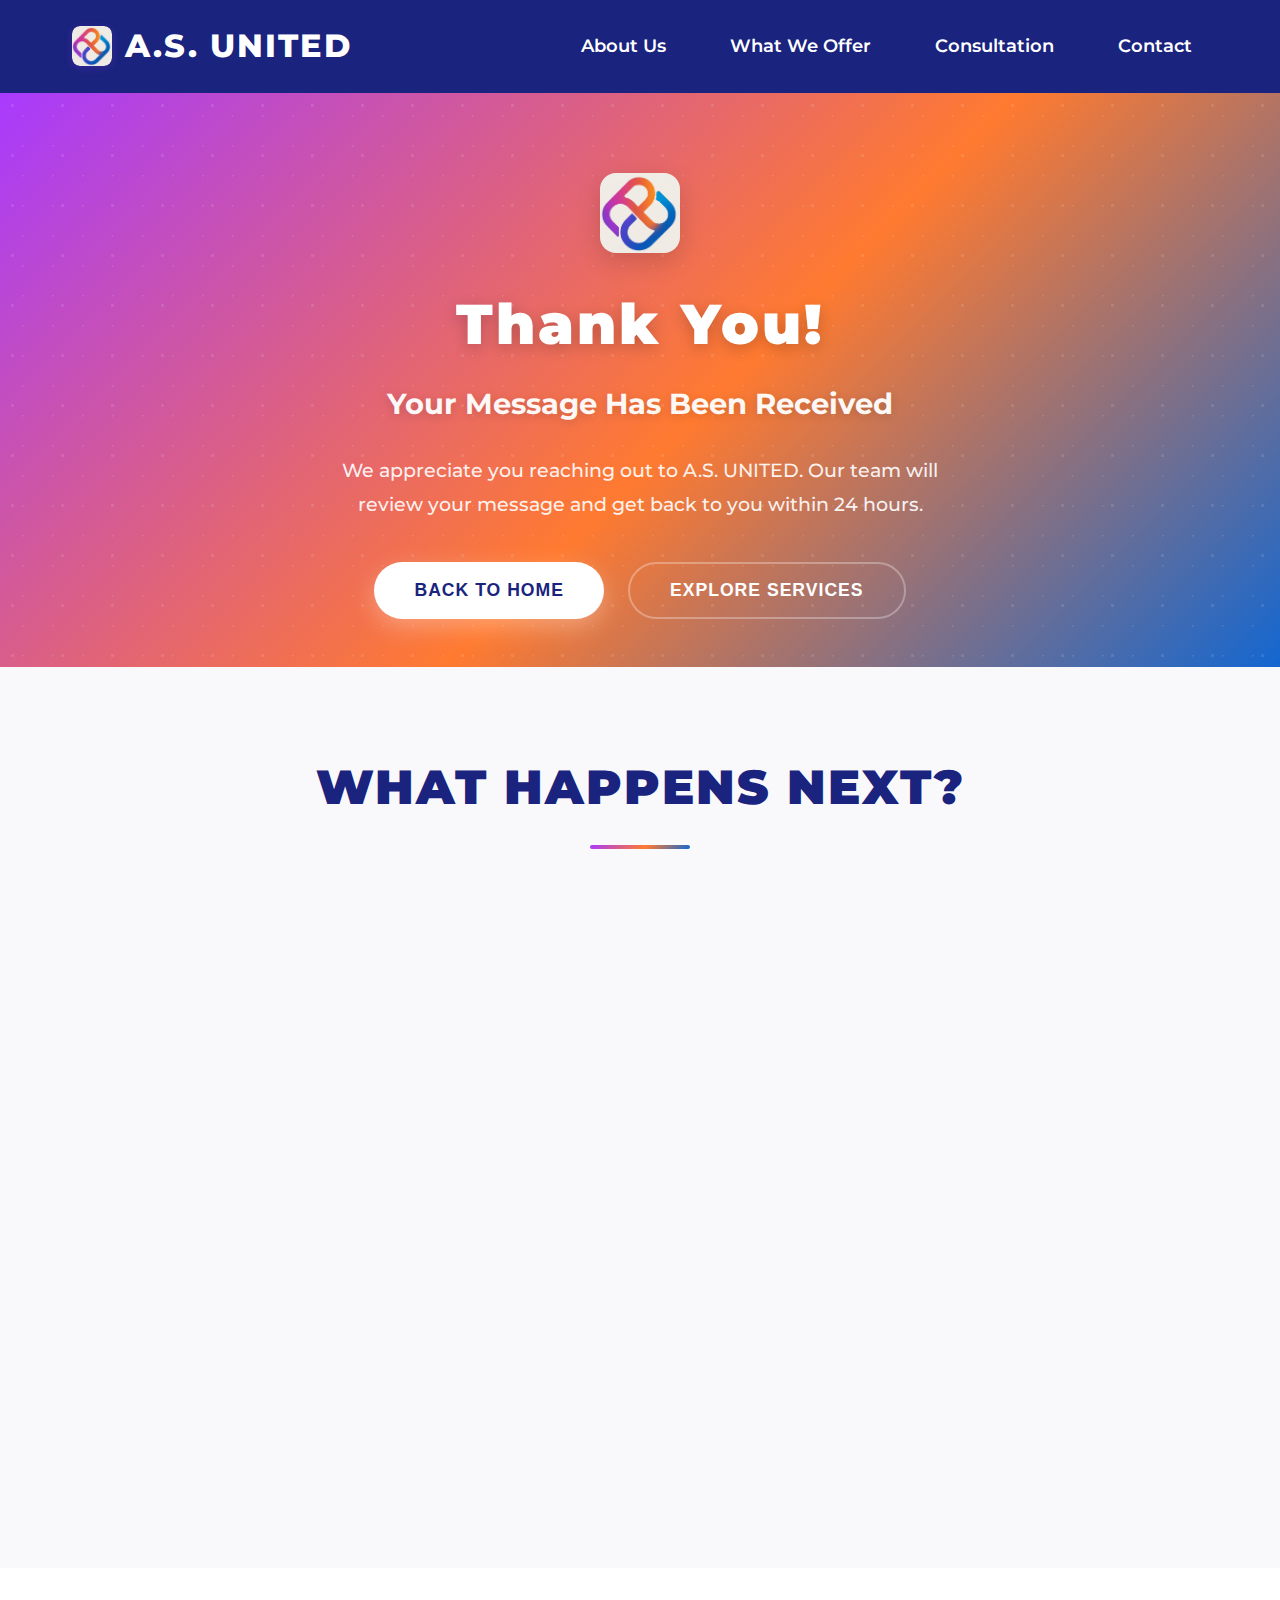
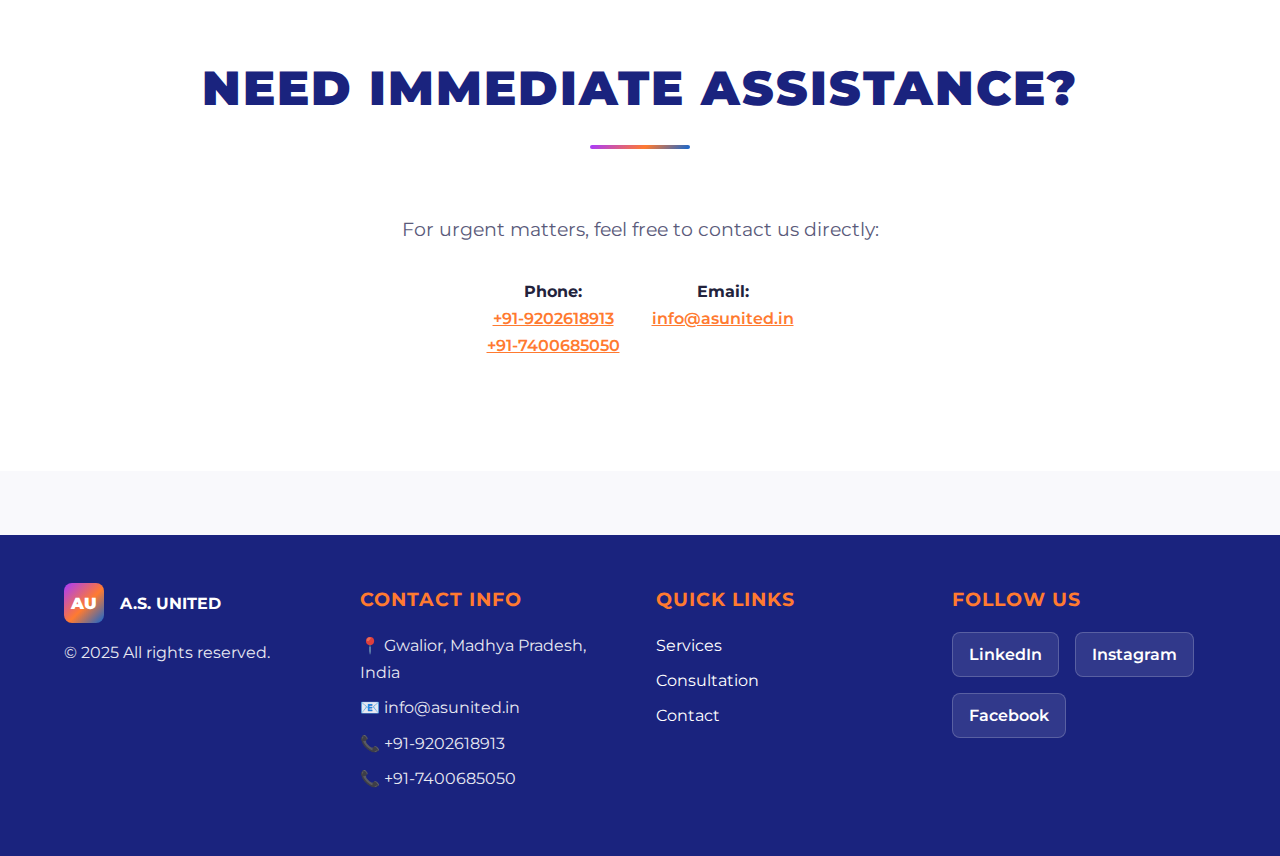
<file: thank-you.html>
<!DOCTYPE html>
<html lang="en">
<head>
  <meta charset="UTF-8" />
  <meta name="viewport" content="width=device-width, initial-scale=1.0" />
  <title>Thank You | A.S. UNITED</title>
  <link rel="stylesheet" href="style.css" />
  <link href="https://fonts.googleapis.com/css2?family=Montserrat:wght@400;500;600;700;800;900&display=swap" rel="stylesheet">
  <meta name="description" content="Thank you for contacting A.S. UNITED. We'll get back to you soon!" />
  
  <!-- Canonical URL -->
  <link rel="canonical" href="https://asunited.in/thank-you.html" />
  
  <!-- Open Graph Meta Tags -->
  <meta property="og:title" content="Thank You | A.S. UNITED" />
  <meta property="og:description" content="Thank you for contacting A.S. UNITED. We'll get back to you soon!" />
  <meta property="og:type" content="website" />
  <meta property="og:image" content="https://asunited.in/images/AS-TechLogo.png" />
  <meta property="og:url" content="https://asunited.in/thank-you.html" />
  
  <!-- Structured Data -->
  <script type="application/ld+json">
  {
    "@context": "https://schema.org",
    "@type": "WebPage",
    "name": "Thank You | A.S. UNITED",
    "description": "Thank you for contacting A.S. UNITED. We'll get back to you soon!",
    "url": "https://asunited.in/thank-you.html",
    "about": {
      "@type": "Organization",
      "name": "A.S. UNITED"
    }
  }
  </script>
</head>
<body>
  <!-- Header -->
  <header>
    <div class="container nav-flex">
      <div class="logo-section">
        <div class="nav-logo-placeholder">
          <img src="images/AS-TechLogo.png" alt="A.S. UNITED Logo" class="nav-logo-img" />
        </div>
        <div class="logo-title">A.S. UNITED</div>
      </div>
      <nav>
        <ul>
          <li><a href="index.html">About Us</a></li>
          <li><a href="offers.html">What We Offer</a></li>
          <li><a href="consultation.html">Consultation</a></li>
          <li><a href="contact.html">Contact</a></li>
        </ul>
      </nav>
      <div class="mobile-toggle" aria-label="Toggle mobile menu">
        <span></span>
        <span></span>
        <span></span>
      </div>
    </div>
  </header>

  <main>
    <!-- THANK YOU SECTION -->
    <section class="hero">
      <div class="hero-bg-pattern"></div>
      <div class="container hero-content">
        <div class="hero-logo-placeholder">
          <img src="images/AS-TechLogo.png" alt="A.S. UNITED Logo" class="hero-logo-img" />
        </div>
        <h1 class="hero-title">Thank You!</h1>
        <p class="hero-tagline">Your Message Has Been Received</p>
        <p class="hero-desc">
          We appreciate you reaching out to A.S. UNITED. Our team will review your message and get back to you within 24 hours.
        </p>
        <div class="hero-buttons">
          <button class="cta-primary" onclick="window.location.href='index.html'">Back to Home</button>
          <button class="cta-secondary" onclick="window.location.href='offers.html'">Explore Services</button>
        </div>
      </div>
    </section>

    <!-- NEXT STEPS -->
    <section class="about-section">
      <div class="container">
        <div class="section-header">
          <h2>What Happens Next?</h2>
          <div class="section-divider"></div>
        </div>
        
        <div class="features-grid">
          <div class="feature-card">
            <div class="feature-icon-placeholder">
              <div style="font-size: 3rem;">📧</div>
            </div>
            <h4>We Review Your Message</h4>
            <p>Our team carefully reviews your inquiry to understand your specific needs and requirements.</p>
          </div>

          <div class="feature-card">
            <div class="feature-icon-placeholder">
              <div style="font-size: 3rem;">🤝</div>
            </div>
            <h4>Personal Response</h4>
            <p>You'll receive a personalized response from one of our specialists within 24 hours.</p>
          </div>

          <div class="feature-card">
            <div class="feature-icon-placeholder">
              <div style="font-size: 3rem;">🚀</div>
            </div>
            <h4>Next Steps</h4>
            <p>We'll schedule a consultation to discuss how we can help transform your business.</p>
          </div>
        </div>
      </div>
    </section>

    <!-- CONTACT INFO -->
    <section class="about-section" style="background: var(--card-bg);">
      <div class="container">
        <div class="section-header">
          <h2>Need Immediate Assistance?</h2>
          <div class="section-divider"></div>
        </div>
        
        <div style="text-align: center;">
          <p style="font-size: 1.2rem; margin-bottom: 2rem; color: var(--text-light);">
            For urgent matters, feel free to contact us directly:
          </p>
          <div style="display: flex; gap: 2rem; justify-content: center; flex-wrap: wrap; margin-bottom: 2rem;">
            <div>
              <strong>Phone:</strong><br>
              <a href="tel:+919202618913" style="color: var(--logo-orange); font-weight: 600;">+91-9202618913</a><br>
              <a href="tel:+917400685050" style="color: var(--logo-orange); font-weight: 600;">+91-7400685050</a>
            </div>
            <div>
              <strong>Email:</strong><br>
              <a href="mailto:info@asunited.in" style="color: var(--logo-orange); font-weight: 600;">info@asunited.in</a>
            </div>
          </div>
        </div>
      </div>
    </section>
  </main>

  <!-- Footer -->
  <footer>
    <div class="footer-inner">
      <div class="footer-content">
        <div class="footer-col">
          <div class="footer-logo">
            <div class="footer-logo-placeholder">AU</div>
            <strong>A.S. UNITED</strong>
          </div>
          <p>&copy; 2025 All rights reserved.</p>
        </div>
        <div class="footer-col">
          <h4>Contact Info</h4>
          <p>📍 Gwalior, Madhya Pradesh, India</p>
          <p>📧 <a href="mailto:info@asunited.in">info@asunited.in</a></p>
          <p>📞 <a href="tel:+919202618913">+91-9202618913</a></p>
          <p>📞 <a href="tel:+917400685050">+91-7400685050</a></p>  
        </div>
        <div class="footer-col">
          <h4>Quick Links</h4>
          <ul>
            <li><a href="offers.html">Services</a></li>
            <li><a href="consultation.html">Consultation</a></li>
            <li><a href="contact.html">Contact</a></li>
          </ul>
        </div>
        <div class="footer-col">
          <h4>Follow Us</h4>
          <div class="social-links">
            <a href="https://www.linkedin.com/company/a-s-united/" class="social-link" aria-label="LinkedIn" target="_blank" rel="noopener noreferrer">LinkedIn</a>
            <a href="https://www.instagram.com/a.s.united_gwalior?igsh=MTZuYTN0NDYwOHBleQ%3D%3D" class="social-link" aria-label="Instagram" target="_blank" rel="noopener noreferrer">Instagram</a>
            <a href="https://www.facebook.com/share/16rW3cenoy/?mibextid=wwXIfr" class="social-link" aria-label="Facebook" target="_blank" rel="noopener noreferrer">Facebook</a>
          </div>
        </div>
      </div>
    </div>
  </footer>

  <script>
    // Mobile menu toggle
    document.addEventListener('DOMContentLoaded', function() {
      const mobileToggle = document.querySelector('.mobile-toggle');
      const nav = document.querySelector('nav');
      
      if (mobileToggle) {
        mobileToggle.addEventListener('click', function() {
          nav.classList.toggle('active');
          mobileToggle.classList.toggle('active');
        });

        const navLinks = document.querySelectorAll('nav a');
        navLinks.forEach(link => {
          link.addEventListener('click', function() {
            nav.classList.remove('active');
            mobileToggle.classList.remove('active');
          });
        });

        document.addEventListener('click', function(e) {
          if (!nav.contains(e.target) && !mobileToggle.contains(e.target)) {
            nav.classList.remove('active');
            mobileToggle.classList.remove('active');
          }
        });
      }

      // Animation observer
      const observerOptions = {
        threshold: 0.1,
        rootMargin: '0px 0px -50px 0px'
      };

      const observer = new IntersectionObserver(function(entries) {
        entries.forEach(entry => {
          if (entry.isIntersecting) {
            entry.target.classList.add('animate');
          }
        });
      }, observerOptions);

      document.querySelectorAll('.feature-card, .service-card, .stat-card').forEach(card => {
        observer.observe(card);
      });
    });

    // Scroll to top functionality
    window.addEventListener('scroll', function() {
      const scrollTop = window.pageYOffset || document.documentElement.scrollTop;
      
      if (scrollTop > 300) {
        if (!document.querySelector('.scroll-to-top')) {
          const scrollButton = document.createElement('button');
          scrollButton.className = 'scroll-to-top';
          scrollButton.innerHTML = '↑';
          scrollButton.style.cssText = `
            position: fixed;
            bottom: 20px;
            right: 20px;
            width: 50px;
            height: 50px;
            background: var(--gradient);
            color: white;
            border: none;
            border-radius: 50%;
            font-size: 1.5rem;
            font-weight: 700;
            cursor: pointer;
            box-shadow: var(--shadow);
            z-index: 1000;
            transition: all 0.3s ease;
          `;
          
          scrollButton.addEventListener('click', function() {
            window.scrollTo({
              top: 0,
              behavior: 'smooth'
            });
          });
          
          document.body.appendChild(scrollButton);
        }
      } else {
        const scrollButton = document.querySelector('.scroll-to-top');
        if (scrollButton) {
          scrollButton.remove();
        }
      }
    });
  </script>
</body>
</html>
</file>
<file: style.css>
:root {
  --deep-blue: #1a237e;
  --logo-pink: #a83afe;
  --logo-orange: #ff7a30;
  --logo-blue: #1367d1;
  --gradient: linear-gradient(135deg, #a83afe 0%, #ff7a30 55%, #1367d1 100%);
  --gradient-hover: linear-gradient(135deg, #9c2df0 0%, #f16b1e 55%, #0f5cbf 100%);
  --background: #f9f9fc;
  --card-bg: #ffffff;
  --white: #fff;
  --text: #22223b;
  --text-light: #5a5a7a;
  --footer-bg: #1a237e;
  --shadow: 0 10px 30px rgba(20, 20, 20, 0.08);
  --shadow-hover: 0 20px 40px rgba(20, 20, 20, 0.12);
  --border-radius: 16px;
}

/* Reset & Base Styles */
* { 
  margin: 0; 
  padding: 0; 
  box-sizing: border-box; 
}

body {
  font-family: 'Montserrat', 'Segoe UI', Arial, sans-serif;
  background: var(--background);
  color: var(--text);
  line-height: 1.7;
  min-height: 100vh;
  overflow-x: hidden;
}

/* Header */
header {
  background: var(--deep-blue);
  color: var(--white);
  padding: 1.2rem 0;
  position: relative;
  box-shadow: 0 4px 20px rgba(26, 35, 126, 0.15);
}

.container {
  max-width: 1200px;
  margin: 0 auto;
  padding: 0 1.5rem;
}

.nav-flex {
  display: flex;
  justify-content: space-between;
  align-items: center;
}

.logo-section {
  display: flex;
  align-items: center;
  gap: 0.8rem;
}

.nav-logo-placeholder {
  width: 40px;
  height: 40px;
  border-radius: 8px;
  overflow: hidden;
  box-shadow: 0 2px 8px rgba(168, 58, 254, 0.2);
  transition: transform 0.3s ease;
}

.nav-logo-placeholder:hover {
  transform: scale(1.05);
}

.nav-logo-img {
  width: 100%;
  height: 100%;
  object-fit: cover;
  border-radius: 8px;
}

.logo-placeholder {
  width: 50px;
  height: 50px;
  background: var(--gradient);
  border-radius: 12px;
  display: flex;
  align-items: center;
  justify-content: center;
  font-weight: 900;
  font-size: 1.2rem;
  color: white;
  box-shadow: 0 4px 15px rgba(168, 58, 254, 0.3);
  transition: transform 0.3s ease;
}

.logo-placeholder:hover {
  transform: scale(1.05);
}

.logo-title {
  font-size: clamp(1.4rem, 4vw, 2rem);
  font-weight: 800;
  color: var(--white);
  letter-spacing: 2px;
}

nav ul {
  display: flex;
  list-style: none;
  gap: 2rem;
}

nav a {
  color: var(--white);
  text-decoration: none;
  font-size: 1.1rem;
  font-weight: 600;
  padding: 0.5rem 1rem;
  border-radius: 8px;
  transition: all 0.3s ease;
  position: relative;
}

nav a:hover,
nav a.active {
  background: rgba(255, 122, 48, 0.2);
  color: var(--logo-orange);
}

/* Mobile Toggle */
.mobile-toggle {
  display: none;
  flex-direction: column;
  cursor: pointer;
  padding: 0.5rem;
  z-index: 1001;
}

.mobile-toggle span {
  width: 25px;
  height: 3px;
  background: var(--white);
  margin: 3px 0;
  transition: 0.3s;
  border-radius: 2px;
}

.mobile-toggle.active span:nth-child(1) {
  transform: rotate(-45deg) translate(-5px, 6px);
}

.mobile-toggle.active span:nth-child(2) {
  opacity: 0;
}

.mobile-toggle.active span:nth-child(3) {
  transform: rotate(45deg) translate(-5px, -6px);
}

/* Hero Section */
.hero {
  background: var(--gradient);
  color: var(--white);
  padding: clamp(3rem, 8vw, 5rem) 0 clamp(2rem, 5vw, 3rem) 0;
  text-align: center;
  position: relative;
  overflow: hidden;
}

.hero-bg-pattern {
  position: absolute;
  top: 0;
  left: 0;
  right: 0;
  bottom: 0;
  opacity: 0.1;
  background-image: radial-gradient(circle at 25% 25%, white 2px, transparent 2px),
                    radial-gradient(circle at 75% 75%, white 1px, transparent 1px);
  background-size: 50px 50px, 30px 30px;
  animation: float 20s ease-in-out infinite;
}

@keyframes float {
  0%, 100% { transform: translateY(0) rotate(0deg); }
  50% { transform: translateY(-10px) rotate(1deg); }
}

.hero-content {
  position: relative;
  z-index: 2;
}

.hero-logo-placeholder {
  margin-bottom: 1.5rem;
  display: flex;
  justify-content: center;
}

.hero-logo-img {
  width: clamp(60px, 10vw, 80px);
  height: clamp(60px, 10vw, 80px);
  border-radius: 16px;
  box-shadow: 0 8px 25px rgba(0, 0, 0, 0.15);
  transition: transform 0.3s ease;
  object-fit: cover;
}

.hero-logo-img:hover {
  transform: scale(1.05);
}

.hero-title {
  font-size: clamp(2rem, 7vw, 3.5rem);
  font-weight: 900;
  letter-spacing: clamp(1px, 0.5vw, 3px);
  margin-bottom: 0.5rem;
  text-shadow: 0 4px 15px rgba(0, 0, 0, 0.2);
}

.hero-tagline {
  font-size: clamp(1.2rem, 4vw, 1.8rem);
  font-weight: 700;
  margin-bottom: 1.5rem;
  opacity: 0.95;
  text-shadow: 0 2px 10px rgba(0, 0, 0, 0.15);
}

.hero-desc {
  font-size: clamp(1rem, 2.5vw, 1.2rem);
  line-height: 1.8;
  font-weight: 500;
  margin-bottom: 2.5rem;
  opacity: 0.9;
  max-width: 600px;
  margin-left: auto;
  margin-right: auto;
}

.hero-buttons {
  display: flex;
  gap: 1.5rem;
  justify-content: center;
  flex-wrap: wrap;
}

.cta-primary,
.cta-secondary {
  padding: 1rem 2.5rem;
  border: none;
  border-radius: 50px;
  font-size: clamp(0.9rem, 2.5vw, 1.1rem);
  font-weight: 700;
  cursor: pointer;
  transition: all 0.3s ease;
  text-transform: uppercase;
  letter-spacing: 1px;
  min-width: 160px;
}

.cta-primary {
  background: var(--white);
  color: var(--deep-blue);
  box-shadow: 0 8px 25px rgba(255, 255, 255, 0.3);
}

.cta-primary:hover {
  transform: translateY(-3px);
  box-shadow: 0 15px 35px rgba(255, 255, 255, 0.4);
}

.cta-secondary {
  background: transparent;
  color: var(--white);
  border: 2px solid rgba(255, 255, 255, 0.3);
}

.cta-secondary:hover {
  background: rgba(255, 255, 255, 0.1);
  border-color: var(--white);
  transform: translateY(-3px);
}

/* About Section */
.about-section {
  padding: clamp(3rem, 8vw, 5rem) 0;
  background: var(--background);
}

.section-header {
  text-align: center;
  margin-bottom: clamp(2rem, 6vw, 4rem);
}

.section-header h2 {
  font-size: clamp(2rem, 6vw, 3rem);
  color: var(--deep-blue);
  font-weight: 900;
  text-transform: uppercase;
  letter-spacing: 2px;
  margin-bottom: 1rem;
}

.section-divider {
  width: 100px;
  height: 4px;
  background: var(--gradient);
  margin: 0 auto;
  border-radius: 2px;
}

.about-intro {
  display: grid;
  grid-template-columns: 1.2fr 1fr;
  gap: clamp(2rem, 6vw, 4rem);
  align-items: center;
  margin-bottom: clamp(3rem, 8vw, 5rem);
  padding: clamp(1.5rem, 4vw, 3rem);
  background: var(--card-bg);
  border-radius: var(--border-radius);
  box-shadow: var(--shadow);
}

.lead-text {
  font-size: clamp(1rem, 2.5vw, 1.3rem);
  line-height: 1.8;
  color: var(--text);
}

.about-image-placeholder {
  text-align: center;
}

.about-img {
  border-radius: var(--border-radius);
  box-shadow: var(--shadow);
  width: 100%;
  height: auto;
  transition: transform 0.3s ease;
}

.about-img:hover {
  transform: scale(1.02);
}

.why-section {
  margin-top: clamp(3rem, 8vw, 5rem);
}

.why-title {
  font-size: clamp(1.8rem, 5vw, 2.5rem);
  color: var(--deep-blue);
  font-weight: 800;
  text-align: center;
  margin-bottom: clamp(2rem, 5vw, 3rem);
  text-transform: uppercase;
  letter-spacing: 1px;
}

/* Features Grid */
.features-grid {
  display: grid;
  grid-template-columns: repeat(auto-fit, minmax(300px, 1fr));
  gap: clamp(1.5rem, 4vw, 2rem);
}

.feature-card {
  background: var(--card-bg);
  padding: clamp(1.5rem, 4vw, 2.5rem) clamp(1rem, 3vw, 2rem);
  border-radius: var(--border-radius);
  box-shadow: var(--shadow);
  text-align: center;
  transition: all 0.4s ease;
  opacity: 0;
  transform: translateY(30px);
  border: 1px solid rgba(168, 58, 254, 0.1);
}

.feature-card.animate {
  opacity: 1;
  transform: translateY(0);
}

.feature-card:hover {
  transform: translateY(-10px);
  box-shadow: var(--shadow-hover);
  border-color: rgba(168, 58, 254, 0.2);
}

.feature-icon-placeholder {
  width: clamp(200px, 25vw, 300px);
  height: clamp(200px, 25vw, 300px);
  margin: 0 auto 1.5rem auto;
  display: flex;
  align-items: center;
  justify-content: center;
  background: #f7f7fc;
  border-radius: 16px;
  box-shadow: 0 2px 8px rgba(168, 58, 254, 0.08);
}

.feature-icon {
  width: 100%;
  height: 100%;
  object-fit: contain;
  border-radius: 16px;
  display: block;
  transition: transform 0.3s ease;
}

.feature-icon:hover {
  transform: scale(1.1);
}

.feature-card h4 {
  font-size: clamp(1.1rem, 3vw, 1.4rem);
  font-weight: 700;
  margin-bottom: 1rem;
  color: var(--deep-blue);
  text-transform: uppercase;
  letter-spacing: 1px;
}

.feature-card p {
  color: var(--text-light);
  line-height: 1.6;
  font-size: clamp(0.9rem, 2vw, 1rem);
}

/* Stats Section */
.stats-section {
  margin: clamp(3rem, 8vw, 5rem) 0;
  padding: clamp(2rem, 5vw, 3rem);
  background: var(--card-bg);
  border-radius: var(--border-radius);
  box-shadow: var(--shadow);
}

.stats-grid {
  display: grid;
  grid-template-columns: repeat(auto-fit, minmax(150px, 1fr));
  gap: clamp(1rem, 4vw, 2rem);
}

.stat-card {
  text-align: center;
  padding: clamp(1.5rem, 4vw, 2rem) 1rem;
  background: linear-gradient(135deg, rgba(168, 58, 254, 0.05), rgba(255, 122, 48, 0.05));
  border-radius: var(--border-radius);
  border: 2px solid transparent;
  background-clip: padding-box;
  transition: all 0.3s ease;
  opacity: 0;
  transform: translateY(20px);
}

.stat-card.animate {
  opacity: 1;
  transform: translateY(0);
}

.stat-card:hover {
  background: linear-gradient(135deg, rgba(168, 58, 254, 0.1), rgba(255, 122, 48, 0.1));
  transform: translateY(-5px);
  box-shadow: var(--shadow);
}

.stat-number {
  font-size: clamp(2rem, 6vw, 3rem);
  font-weight: 900;
  background: var(--gradient);
  -webkit-background-clip: text;
  -webkit-text-fill-color: transparent;
  background-clip: text;
  margin-bottom: 0.5rem;
}

.stat-label {
  font-size: clamp(0.8rem, 2vw, 1rem);
  text-transform: uppercase;
  letter-spacing: 1px;
  color: var(--text-light);
  font-weight: 600;
}

/* Services Preview */
.services-preview {
  margin-top: clamp(3rem, 8vw, 5rem);
}

.services-title {
  font-size: clamp(1.8rem, 5vw, 2.5rem);
  color: var(--deep-blue);
  font-weight: 800;
  text-align: center;
  margin-bottom: clamp(2rem, 5vw, 3rem);
  text-transform: uppercase;
  letter-spacing: 1px;
}

.services-grid {
  display: grid;
  grid-template-columns: repeat(auto-fit, minmax(300px, 1fr));
  gap: clamp(1.5rem, 4vw, 2rem);
}

.service-card {
  background: var(--card-bg);
  border-radius: var(--border-radius);
  box-shadow: var(--shadow);
  overflow: hidden;
  transition: all 0.4s ease;
  opacity: 0;
  transform: translateY(30px);
  border: 1px solid rgba(168, 58, 254, 0.1);
}

.service-card.animate {
  opacity: 1;
  transform: translateY(0);
}

.service-card:hover {
  transform: translateY(-10px);
  box-shadow: var(--shadow-hover);
  border-color: rgba(168, 58, 254, 0.2);
}

.service-image-placeholder {
  width: 100%;
  height: clamp(150px, 20vw, 200px);
  overflow: hidden;
}

.service-img {
  width: 100%;
  height: 100%;
  object-fit: cover;
  transition: transform 0.3s ease;
}

.service-card:hover .service-img {
  transform: scale(1.05);
}

.service-content {
  padding: clamp(1.5rem, 4vw, 2rem);
}

.service-content h4 {
  font-size: clamp(1.1rem, 3vw, 1.4rem);
  font-weight: 700;
  margin-bottom: 1rem;
  color: var(--deep-blue);
  text-transform: uppercase;
  letter-spacing: 1px;
}

.service-content p {
  color: var(--text-light);
  line-height: 1.6;
  margin-bottom: 1.5rem;
  font-size: clamp(0.9rem, 2vw, 1rem);
}

.service-link {
  color: var(--logo-orange);
  text-decoration: none;
  font-weight: 700;
  font-size: clamp(0.9rem, 2vw, 1rem);
  text-transform: uppercase;
  letter-spacing: 1px;
  transition: all 0.3s ease;
  position: relative;
}

.service-link:hover {
  color: var(--logo-pink);
  transform: translateX(5px);
}

.service-link::after {
  content: '';
  position: absolute;
  bottom: -2px;
  left: 0;
  width: 0;
  height: 2px;
  background: var(--gradient);
  transition: width 0.3s ease;
}

.service-link:hover::after {
  width: 100%;
}

/* Footer */
footer {
  background: var(--footer-bg);
  color: var(--white);
  padding: clamp(2rem, 5vw, 3rem) 0 clamp(1rem, 3vw, 1.5rem) 0;
  margin-top: clamp(3rem, 6vw, 4rem);
}

.footer-inner {
  max-width: 1200px;
  margin: 0 auto;
  padding: 0 1.5rem;
}

.footer-content {
  display: grid;
  grid-template-columns: repeat(auto-fit, minmax(200px, 1fr));
  gap: clamp(1.5rem, 4vw, 2rem);
  margin-bottom: 2rem;
}

.footer-col h4 {
  color: var(--logo-orange);
  font-size: clamp(1rem, 2.5vw, 1.2rem);
  font-weight: 700;
  margin-bottom: 1rem;
  text-transform: uppercase;
  letter-spacing: 1px;
}

.footer-logo {
  display: flex;
  align-items: center;
  gap: 1rem;
  margin-bottom: 1rem;
}

.footer-logo-placeholder {
  width: 40px;
  height: 40px;
  background: var(--gradient);
  border-radius: 8px;
  display: flex;
  align-items: center;
  justify-content: center;
  font-weight: 900;
  color: white;
  font-size: 1rem;
}

.footer-col p {
  margin-bottom: 0.5rem;
  opacity: 0.9;
  font-size: clamp(0.9rem, 2vw, 1rem);
}

.footer-col ul {
  list-style: none;
}

.footer-col ul li {
  margin-bottom: 0.5rem;
}

.footer-col a {
  color: var(--white);
  text-decoration: none;
  transition: color 0.3s ease;
  font-size: clamp(0.9rem, 2vw, 1rem);
}

.footer-col a:hover {
  color: var(--logo-orange);
}

.social-links {
  display: flex;
  gap: 1rem;
  flex-wrap: wrap;
}

.social-link {
  padding: 0.5rem 1rem;
  background: rgba(255, 255, 255, 0.1);
  border: 1px solid rgba(255, 255, 255, 0.2);
  border-radius: 8px;
  color: var(--white);
  text-decoration: none;
  font-weight: 600;
  font-size: clamp(0.8rem, 2vw, 0.9rem);
  transition: all 0.3s ease;
}

.social-link:hover {
  background: var(--logo-orange);
  border-color: var(--logo-orange);
  transform: translateY(-2px);
  box-shadow: 0 5px 15px rgba(255, 122, 48, 0.3);
}

/* Animation Delays for Staggered Effect */
.feature-card:nth-child(1) { transition-delay: 0.1s; }
.feature-card:nth-child(2) { transition-delay: 0.2s; }
.feature-card:nth-child(3) { transition-delay: 0.3s; }
.feature-card:nth-child(4) { transition-delay: 0.4s; }
.feature-card:nth-child(5) { transition-delay: 0.5s; }
.feature-card:nth-child(6) { transition-delay: 0.6s; }

.stat-card:nth-child(1) { transition-delay: 0.1s; }
.stat-card:nth-child(2) { transition-delay: 0.2s; }
.stat-card:nth-child(3) { transition-delay: 0.3s; }
.stat-card:nth-child(4) { transition-delay: 0.4s; }

.service-card:nth-child(1) { transition-delay: 0.1s; }
.service-card:nth-child(2) { transition-delay: 0.2s; }
.service-card:nth-child(3) { transition-delay: 0.3s; }

/* Responsive Design */

/* Large Desktop (1200px and up) */
@media (min-width: 1200px) {
  .container {
    padding: 0 2rem;
  }
}

/* Desktop (992px to 1199px) */
@media (max-width: 1199px) {
  .features-grid {
    grid-template-columns: repeat(auto-fit, minmax(280px, 1fr));
  }
  
  .services-grid {
    grid-template-columns: repeat(auto-fit, minmax(280px, 1fr));
  }
}

/* Tablet (768px to 991px) */
@media (max-width: 991px) {
  .about-intro {
    grid-template-columns: 1fr;
    gap: 2rem;
    text-align: center;
  }
  
  .features-grid {
    grid-template-columns: repeat(auto-fit, minmax(250px, 1fr));
  }
  
  .stats-grid {
    grid-template-columns: repeat(2, 1fr);
  }
}

/* Mobile Large (576px to 767px) */
@media (max-width: 767px) {
  .mobile-toggle {
    display: flex;
  }

  nav {
    position: fixed;
    top: 0;
    left: -100%;
    width: 100%;
    height: 100vh;
    background: var(--deep-blue);
    display: flex;
    align-items: center;
    justify-content: center;
    transition: left 0.3s ease;
    z-index: 1000;
  }

  nav.active {
    left: 0;
  }

  nav ul {
    flex-direction: column;
    gap: 3rem;
    text-align: center;
  }

  nav a {
    font-size: 1.5rem;
    padding: 1rem 2rem;
  }

  .hero-buttons {
    flex-direction: column;
    align-items: center;
    gap: 1rem;
  }

  .cta-primary,
  .cta-secondary {
    width: 100%;
    max-width: 280px;
  }

  .features-grid {
    grid-template-columns: 1fr;
  }

  .services-grid {
    grid-template-columns: 1fr;
  }

  .footer-content {
    grid-template-columns: 1fr;
    text-align: center;
  }

  .social-links {
    justify-content: center;
  }
}

/* Mobile Medium (481px to 575px) */
@media (max-width: 575px) {
  .container {
    padding: 0 1rem;
  }

  .hero {
    padding: 2rem 0 1.5rem 0;
  }

  .about-section {
    padding: 2rem 0;
  }

  .section-header {
    margin-bottom: 1.5rem;
  }

  .why-section {
    margin-top: 2rem;
  }

  .feature-card {
    padding: 1.5rem 1rem;
  }

  .stats-grid {
    grid-template-columns: 1fr;
  }

  .footer-content {
    gap: 1.5rem;
  }
}

/* Mobile Small (320px to 480px) */
@media (max-width: 480px) {
  .logo-title {
    font-size: 1.4rem;
    letter-spacing: 1px;
  }

  .hero-title {
    letter-spacing: 1px;
  }

  .hero-desc br {
    display: none;
  }

  .feature-icon-placeholder {
    width: 200px;
    height: 200px;
  }

  .service-image-placeholder {
    height: 150px;
  }

  .about-intro {
    padding: 1.5rem;
  }

  .stats-section {
    padding: 1.5rem;
  }
}

/* Ultra Small Mobile (below 320px) */
@media (max-width: 319px) {
  .container {
    padding: 0 0.5rem;
  }

  .logo-title {
    font-size: 1.2rem;
    letter-spacing: 0.5px;
  }

  .hero-buttons {
    padding: 0 1rem;
  }

  .cta-primary,
  .cta-secondary {
    padding: 0.8rem 1.5rem;
    font-size: 0.9rem;
  }

  .feature-icon-placeholder {
    width: 150px;
    height: 150px;
  }
}

/* Landscape Orientation for Mobile */
@media (max-width: 767px) and (orientation: landscape) {
  .hero {
    padding: 1.5rem 0 1rem 0;
  }

  .hero-desc {
    margin-bottom: 1.5rem;
  }

  nav {
    padding-top: 2rem;
  }
}

/* High DPI/Retina Displays */
@media (-webkit-min-device-pixel-ratio: 2), (min-resolution: 192dpi) {
  .hero-logo-img,
  .nav-logo-img,
  .about-img,
  .feature-icon,
  .service-img {
    image-rendering: -webkit-optimize-contrast;
    image-rendering: crisp-edges;
  }
}

/* Utility Classes */
.text-center { text-align: center; }
.mb-2 { margin-bottom: 2rem; }
.mt-2 { margin-top: 2rem; }

/* Loading States */
.loading {
  opacity: 0.6;
  pointer-events: none;
}

/* Scroll Animations */
@keyframes fadeInUp {
  from {
    opacity: 0;
    transform: translateY(30px);
  }
  to {
    opacity: 1;
    transform: translateY(0);
  }
}

.fade-in-up {
  animation: fadeInUp 0.6s ease forwards;
}

/* Focus States for Accessibility */
a:focus,
button:focus {
  outline: 2px solid var(--logo-orange);
  outline-offset: 2px;
}

/* Reduced Motion Support */
@media (prefers-reduced-motion: reduce) {
  *,
  *::before,
  *::after {
    animation-duration: 0.01ms !important;
    animation-iteration-count: 1 !important;
    transition-duration: 0.01ms !important;
  }
}

/* Print Styles */
@media print {
  .hero-bg-pattern,
  .mobile-toggle,
  nav,
  .hero-buttons,
  .social-links {
    display: none;
  }
  
  body {
    background: white;
    color: black;
    font-size: 12pt;
    line-height: 1.4;
  }
  
  .hero {
    background: none;
    color: black;
    padding: 1rem 0;
  }
  
  .hero-title,
  .section-header h2,
  .why-title,
  .services-title {
    color: black;
  }
  
  .feature-card,
  .service-card,
  .stat-card {
    break-inside: avoid;
    box-shadow: none;
    border: 1px solid #ddd;
  }
  
  .container {
    max-width: none;
    padding: 0;
  }
}

/* Dark Mode Support */
@media (prefers-color-scheme: dark) {
  :root {
    --background: #1a1a2e;
    --card-bg: #16213e;
    --text: #eee;
    --text-light: #bbb;
    --shadow: 0 10px 30px rgba(0, 0, 0, 0.3);
    --shadow-hover: 0 20px 40px rgba(0, 0, 0, 0.4);
  }
  
  .feature-icon-placeholder {
    background: #2a2a3e;
  }
}

/* Touch Device Optimizations */
@media (hover: none) and (pointer: coarse) {
  .feature-card:hover,
  .service-card:hover,
  .stat-card:hover {
    transform: none;
  }
  
  .cta-primary:hover,
  .cta-secondary:hover {
    transform: none;
  }
  
  /* Make touch targets larger */
  nav a {
    padding: 1rem 1.5rem;
  }
  
  .social-link {
    padding: 1rem 1.5rem;
  }
}

/* Container Queries (Future-proofing) */
@container (max-width: 400px) {
  .feature-card {
    padding: 1rem;
  }
  
  .feature-icon-placeholder {
    width: 150px;
    height: 150px;
  }
}

/* ================================
   CONSULTATION PAGE STYLES
   ================================ */

/* Consultation Form Styles */
.consultation-form-container {
  max-width: 800px;
  margin: 0 auto;
}

.consultation-form-wrapper {
  background: var(--background);
  padding: clamp(2rem, 5vw, 3rem);
  border-radius: var(--border-radius);
  box-shadow: var(--shadow);
}

.consultation-form {
  display: grid;
  gap: 1.5rem;
}

.form-group {
  display: grid;
  gap: 1rem;
}

.form-group-row {
  display: grid;
  grid-template-columns: 1fr 1fr;
  gap: 1rem;
}

.form-label {
  display: block;
  margin-bottom: 0.5rem;
  font-weight: 600;
  color: var(--deep-blue);
  font-size: clamp(0.9rem, 2vw, 1rem);
}

.form-input,
.form-select,
.form-textarea {
  width: 100%;
  padding: 1rem;
  border: 2px solid rgba(168, 58, 254, 0.1);
  border-radius: 8px;
  font-size: 1rem;
  font-family: inherit;
  transition: all 0.3s ease;
  background: var(--card-bg);
  color: var(--text);
}

.form-input:focus,
.form-select:focus,
.form-textarea:focus {
  outline: none;
  border-color: var(--logo-pink);
  transform: translateY(-2px);
  box-shadow: 0 5px 15px rgba(168, 58, 254, 0.2);
}

.form-input:hover,
.form-select:hover,
.form-textarea:hover {
  border-color: rgba(168, 58, 254, 0.3);
}

.form-textarea {
  resize: vertical;
  min-height: 120px;
}

/* Service Selection Checkboxes */
.service-options {
  display: grid;
  grid-template-columns: repeat(auto-fit, minmax(200px, 1fr));
  gap: 1rem;
  margin-top: 1rem;
}

.checkbox-wrapper {
  display: flex;
  align-items: center;
  gap: 0.75rem;
  padding: 0.5rem;
  border-radius: 8px;
  transition: all 0.3s ease;
  cursor: pointer;
}

.checkbox-wrapper:hover {
  background: rgba(168, 58, 254, 0.05);
}

.checkbox-input {
  width: 1.2rem;
  height: 1.2rem;
  accent-color: var(--logo-pink);
  cursor: pointer;
}

.checkbox-label {
  font-size: 1rem;
  color: var(--text);
  cursor: pointer;
  user-select: none;
}

/* Form Success Message */
.form-success {
  text-align: center;
  padding: 3rem;
  background: linear-gradient(135deg, rgba(168, 58, 254, 0.1), rgba(255, 122, 48, 0.1));
  border-radius: var(--border-radius);
}

.success-icon {
  width: 80px;
  height: 80px;
  background: var(--gradient);
  border-radius: 50%;
  display: flex;
  align-items: center;
  justify-content: center;
  margin: 0 auto 2rem auto;
  color: white;
  font-size: 2rem;
  font-weight: 900;
}

.success-title {
  color: var(--deep-blue);
  font-size: 2rem;
  margin-bottom: 1rem;
  font-weight: 800;
}

.success-message {
  font-size: 1.2rem;
  color: var(--text);
  margin-bottom: 2rem;
}

.success-note {
  color: var(--text-light);
  font-size: 1rem;
}

/* ================================
   CONTACT PAGE STYLES
   ================================ */

/* Contact Cards */
.contact-cards {
  display: grid;
  grid-template-columns: repeat(auto-fit, minmax(250px, 1fr));
  gap: clamp(1.5rem, 4vw, 2rem);
}

.contact-card {
  background: var(--card-bg);
  padding: clamp(1.5rem, 4vw, 2.5rem) clamp(1rem, 3vw, 2rem);
  border-radius: var(--border-radius);
  box-shadow: var(--shadow);
  text-align: center;
  transition: all 0.4s ease;
  border: 1px solid rgba(168, 58, 254, 0.1);
}

.contact-card:hover {
  transform: translateY(-5px);
  box-shadow: var(--shadow-hover);
  border-color: rgba(168, 58, 254, 0.2);
}

.contact-icon {
  width: 100px;
  height: 100px;
  background: linear-gradient(135deg, rgba(168, 58, 254, 0.1), rgba(255, 122, 48, 0.1));
  border-radius: 50%;
  display: flex;
  align-items: center;
  justify-content: center;
  margin: 0 auto 1.5rem auto;
  font-size: 2.5rem;
  transition: transform 0.3s ease;
}

.contact-card:hover .contact-icon {
  transform: scale(1.05);
}

.contact-title {
  font-size: clamp(1.1rem, 3vw, 1.4rem);
  font-weight: 700;
  margin-bottom: 1rem;
  color: var(--deep-blue);
  text-transform: uppercase;
  letter-spacing: 1px;
}

.contact-info {
  color: var(--text);
  margin-bottom: 0.5rem;
}

.contact-link {
  color: var(--logo-orange);
  font-weight: 600;
  text-decoration: none;
  transition: color 0.3s ease;
}

.contact-link:hover {
  color: var(--logo-pink);
}

.contact-note {
  color: var(--text-light);
  font-size: 0.9rem;
  margin-top: 0.5rem;
  font-style: italic;
}

/* Contact Form Styles */
.contact-form-container {
  max-width: 800px;
  margin: 0 auto;
}

.contact-form-wrapper {
  background: var(--background);
  padding: clamp(2rem, 5vw, 3rem);
  border-radius: var(--border-radius);
  box-shadow: var(--shadow);
}

.contact-form {
  display: grid;
  gap: 1.5rem;
}

/* Privacy Notice */
.privacy-notice {
  background: rgba(168, 58, 254, 0.05);
  padding: 1rem;
  border-radius: 8px;
  border-left: 4px solid var(--logo-pink);
}

.privacy-text {
  font-size: 0.9rem;
  color: var(--text-light);
  margin: 0;
  line-height: 1.5;
}

/* FAQ Section */
.faq-container {
  max-width: 800px;
  margin: 0 auto;
}

.faq-item {
  margin-bottom: 1rem;
  border: 1px solid rgba(168, 58, 254, 0.1);
  border-radius: 12px;
  overflow: hidden;
  transition: all 0.3s ease;
}

.faq-item:hover {
  border-color: rgba(168, 58, 254, 0.2);
}

.faq-question {
  width: 100%;
  padding: 1.5rem;
  background: var(--card-bg);
  border: none;
  text-align: left;
  font-size: clamp(1rem, 2.5vw, 1.1rem);
  font-weight: 600;
  color: var(--deep-blue);
  cursor: pointer;
  display: flex;
  justify-content: space-between;
  align-items: center;
  transition: all 0.3s ease;
  font-family: inherit;
}

.faq-question:hover {
  background: rgba(168, 58, 254, 0.05);
}

.faq-question:focus {
  outline: 2px solid var(--logo-orange);
  outline-offset: 2px;
}

.faq-icon {
  font-size: 1.5rem;
  transition: transform 0.3s ease;
  color: var(--logo-pink);
  font-weight: 300;
}

.faq-answer {
  max-height: 0;
  overflow: hidden;
  transition: max-height 0.3s ease;
}

.faq-content {
  padding: 0 1.5rem 1.5rem 1.5rem;
  color: var(--text-light);
  line-height: 1.6;
  font-size: clamp(0.9rem, 2vw, 1rem);
}

.faq-item.active {
  border-color: var(--logo-pink);
  box-shadow: 0 5px 15px rgba(168, 58, 254, 0.1);
}

.faq-item.active .faq-icon {
  transform: rotate(45deg);
}

/* CTA Section Variations */
.cta-section-gradient {
  background: var(--gradient);
  color: var(--white);
  text-align: center;
  padding: clamp(3rem, 8vw, 5rem) 0;
}

.cta-section-gradient h2 {
  color: var(--white);
  margin-bottom: 1rem;
  font-size: clamp(2rem, 5vw, 2.5rem);
  font-weight: 800;
}

.cta-section-gradient p {
  font-size: clamp(1.1rem, 3vw, 1.2rem);
  margin-bottom: 2rem;
  opacity: 0.9;
  max-width: 600px;
  margin-left: auto;
  margin-right: auto;
}

.cta-buttons {
  display: flex;
  gap: 1rem;
  justify-content: center;
  flex-wrap: wrap;
}

.cta-white {
  background: var(--white);
  color: var(--deep-blue);
  border: 2px solid var(--white);
}

.cta-white:hover {
  background: rgba(255, 255, 255, 0.9);
  transform: translateY(-3px);
  box-shadow: 0 10px 25px rgba(255, 255, 255, 0.3);
}

.cta-transparent {
  background: transparent;
  color: var(--white);
  border: 2px solid rgba(255, 255, 255, 0.5);
}

.cta-transparent:hover {
  background: rgba(255, 255, 255, 0.1);
  border-color: var(--white);
  transform: translateY(-3px);
}

/* ================================
   RESPONSIVE STYLES FOR NEW PAGES
   ================================ */

/* Tablet Responsive */
@media (max-width: 991px) {
  .form-group-row {
    grid-template-columns: 1fr;
  }
  
  .service-options {
    grid-template-columns: 1fr;
  }
  
  .contact-cards {
    grid-template-columns: repeat(auto-fit, minmax(220px, 1fr));
  }
}

/* Mobile Responsive */
@media (max-width: 767px) {
  .form-group-row {
    grid-template-columns: 1fr !important;
  }
  
  .service-options {
    grid-template-columns: 1fr !important;
  }
  
  .contact-cards {
    grid-template-columns: 1fr;
  }
  
  .consultation-form-wrapper,
  .contact-form-wrapper {
    padding: 1.5rem;
  }
  
  .faq-question {
    padding: 1rem;
    font-size: 1rem;
  }
  
  .faq-content {
    padding: 0 1rem 1rem 1rem;
  }
  
  .cta-buttons {
    flex-direction: column;
    align-items: center;
  }
  
  .cta-primary,
  .cta-secondary,
  .cta-white,
  .cta-transparent {
    width: 100%;
    max-width: 280px;
  }
}

/* Small Mobile */
@media (max-width: 480px) {
  .contact-icon {
    width: 80px;
    height: 80px;
    font-size: 2rem;
  }
  
  .form-input,
  .form-select,
  .form-textarea {
    padding: 0.8rem;
  }
  
  .success-icon {
    width: 60px;
    height: 60px;
    font-size: 1.5rem;
  }
  
  .success-title {
    font-size: 1.5rem;
  }
  
  .success-message {
    font-size: 1rem;
  }
}

/* Form Input States and Animations */
.form-input:invalid:not(:focus):not(:placeholder-shown) {
  border-color: #e74c3c;
}

.form-input:valid:not(:focus):not(:placeholder-shown) {
  border-color: #27ae60;
}

/* Loading State for Forms */
.form-loading {
  opacity: 0.6;
  pointer-events: none;
}

.form-loading .cta-primary::after {
  content: '';
  display: inline-block;
  width: 20px;
  height: 20px;
  border: 2px solid transparent;
  border-top: 2px solid currentColor;
  border-radius: 50%;
  animation: spin 1s linear infinite;
  margin-left: 10px;
}

@keyframes spin {
  0% { transform: rotate(0deg); }
  100% { transform: rotate(360deg); }
}

/* Accessibility Improvements */
@media (prefers-reduced-motion: reduce) {
  .faq-answer {
    transition: none;
  }
  
  .faq-icon {
    transition: none;
  }
  
  .form-input,
  .form-select,
  .form-textarea {
    transition: border-color 0.1s ease;
  }
}

/* High Contrast Mode Support */
@media (prefers-contrast: high) {
  .form-input,
  .form-select,
  .form-textarea {
    border-width: 3px;
  }
  
  .faq-item {
    border-width: 2px;
  }
  
  .contact-card {
    border-width: 2px;
  }
}

/* Print Styles for Forms */
@media print {
  .consultation-form,
  .contact-form,
  .faq-container,
  .cta-buttons {
    display: none;
  }
  
  .contact-cards {
    display: block;
  }
  
  .contact-card {
    margin-bottom: 1rem;
    box-shadow: none;
    border: 1px solid #000;
  }
}

/*offers page*/  /* Additional styles specific to services page */
    .services-hero {
      padding: clamp(2rem, 6vw, 4rem) 0 clamp(1.5rem, 4vw, 2.5rem) 0;
    }

    .core-services-section {
      padding: clamp(2rem, 6vw, 4rem) 0;
    }

    .service-detail-section {
      margin-bottom: clamp(3rem, 8vw, 6rem);
    }

    .service-detail-intro {
      display: grid;
      grid-template-columns: 1.2fr 1fr;
      gap: clamp(2rem, 6vw, 4rem);
      align-items: center;
      padding: clamp(1.5rem, 4vw, 3rem);
      background: var(--card-bg);
      border-radius: var(--border-radius);
      box-shadow: var(--shadow);
    }

    .service-detail-section.reverse .service-detail-intro {
      grid-template-columns: 1fr 1.2fr;
    }

    .service-detail-title {
      font-size: clamp(1.8rem, 5vw, 2.5rem);
      color: var(--deep-blue);
      font-weight: 800;
      margin-bottom: 1.5rem;
      text-transform: uppercase;
      letter-spacing: 1px;
    }

    .service-detail-desc {
      font-size: clamp(1rem, 2.5vw, 1.2rem);
      line-height: 1.8;
      color: var(--text);
      margin-bottom: 2rem;
    }

    .service-features h4 {
      font-size: clamp(1.1rem, 3vw, 1.3rem);
      color: var(--deep-blue);
      font-weight: 700;
      margin-bottom: 1rem;
      text-transform: uppercase;
      letter-spacing: 1px;
    }

    .features-list {
      list-style: none;
      padding: 0;
    }

    .features-list li {
      font-size: clamp(0.9rem, 2vw, 1rem);
      color: var(--text-light);
      margin-bottom: 0.8rem;
      padding-left: 0.5rem;
    }

    .service-detail-img {
      width: 100%;
      height: auto;
      border-radius: var(--border-radius);
      box-shadow: var(--shadow);
      transition: transform 0.3s ease;
    }

    .service-detail-img:hover {
      transform: scale(1.02);
    }

    .additional-services {
      margin-top: clamp(4rem, 10vw, 6rem);
    }

    .additional-grid {
      grid-template-columns: repeat(auto-fit, minmax(280px, 1fr));
    }

    .additional-placeholder {
      height: clamp(80px, 15vw, 120px);
      background: linear-gradient(135deg, rgba(168, 58, 254, 0.1), rgba(255, 122, 48, 0.1));
      display: flex;
      align-items: center;
      justify-content: center;
    }

    .service-icon {
      font-size: clamp(2rem, 5vw, 3rem);
    }

    .service-highlights {
      display: flex;
      flex-wrap: wrap;
      gap: 0.5rem;
      margin-top: 1rem;
    }

    .highlight {
      background: linear-gradient(135deg, rgba(168, 58, 254, 0.1), rgba(255, 122, 48, 0.1));
      color: var(--deep-blue);
      padding: 0.3rem 0.8rem;
      border-radius: 20px;
      font-size: clamp(0.75rem, 1.8vw, 0.85rem);
      font-weight: 600;
    }

    .why-choose-section {
      margin-top: clamp(4rem, 10vw, 6rem);
      padding: clamp(2rem, 5vw, 3rem);
      background: var(--card-bg);
      border-radius: var(--border-radius);
      box-shadow: var(--shadow);
    }

    .why-grid {
      grid-template-columns: repeat(auto-fit, minmax(250px, 1fr));
    }

    .cta-section {
      margin-top: clamp(4rem, 10vw, 6rem);
      padding: clamp(3rem, 8vw, 5rem) clamp(2rem, 5vw, 3rem);
      background: var(--gradient);
      border-radius: var(--border-radius);
      text-align: center;
      color: var(--white);
    }

    .cta-title {
      font-size: clamp(1.8rem, 5vw, 2.5rem);
      font-weight: 800;
      margin-bottom: 1rem;
      text-transform: uppercase;
      letter-spacing: 1px;
    }

    .cta-desc {
      font-size: clamp(1rem, 2.5vw, 1.2rem);
      line-height: 1.8;
      margin-bottom: 2rem;
      opacity: 0.9;
      max-width: 600px;
      margin-left: auto;
      margin-right: auto;
    }

    .cta-buttons {
      display: flex;
      gap: 1.5rem;
      justify-content: center;
      flex-wrap: wrap;
    }

    .cta-primary.large,
    .cta-secondary.large {
      padding: 1.2rem 3rem;
      font-size: clamp(1rem, 2.5vw, 1.2rem);
    }

    /* Responsive adjustments for services page */
    @media (max-width: 991px) {
      .service-detail-intro,
      .service-detail-section.reverse .service-detail-intro {
        grid-template-columns: 1fr;
        gap: 2rem;
        text-align: center;
      }
    }

    @media (max-width: 767px) {
      .additional-grid {
        grid-template-columns: 1fr;
      }
      
      .why-grid {
        grid-template-columns: 1fr;
      }
      
      .cta-buttons {
        flex-direction: column;
        align-items: center;
        gap: 1rem;
      }
      
      .cta-primary.large,
      .cta-secondary.large {
        width: 100%;
        max-width: 280px;
      }
    }
</file>
